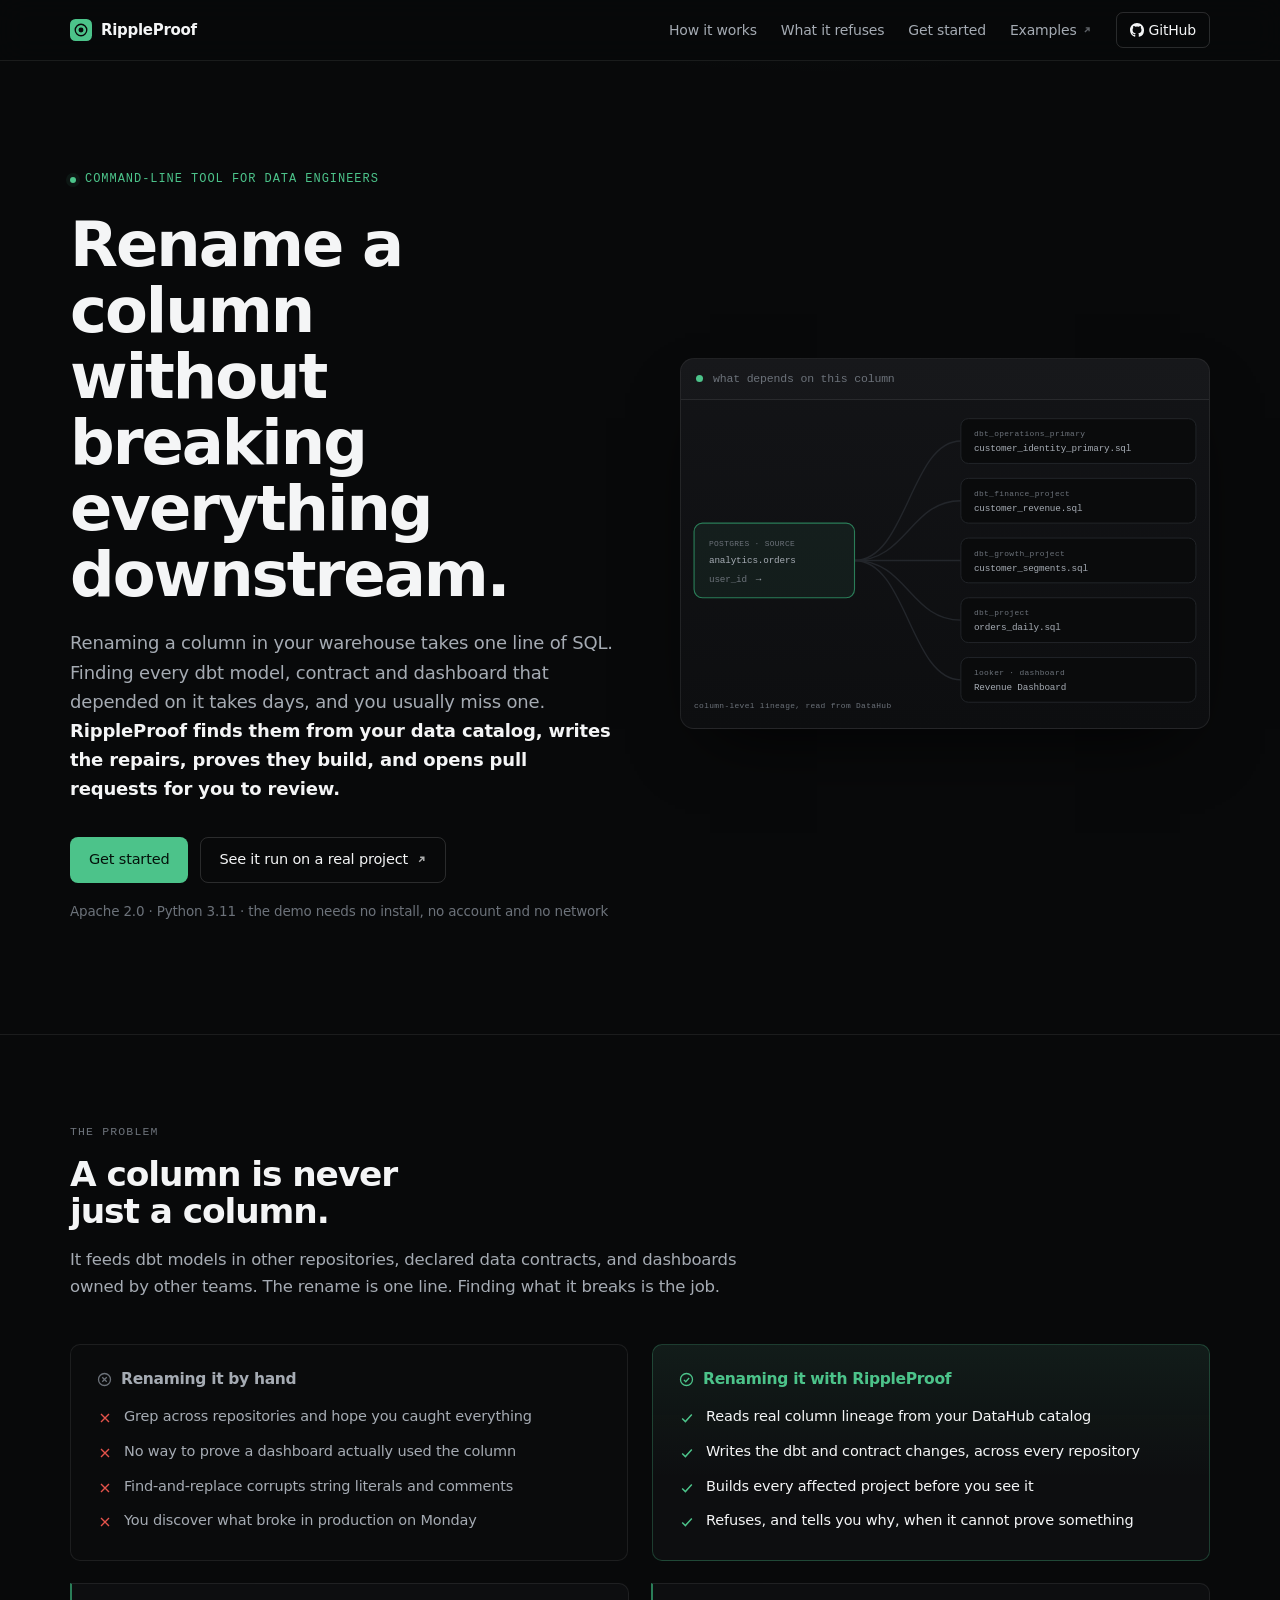
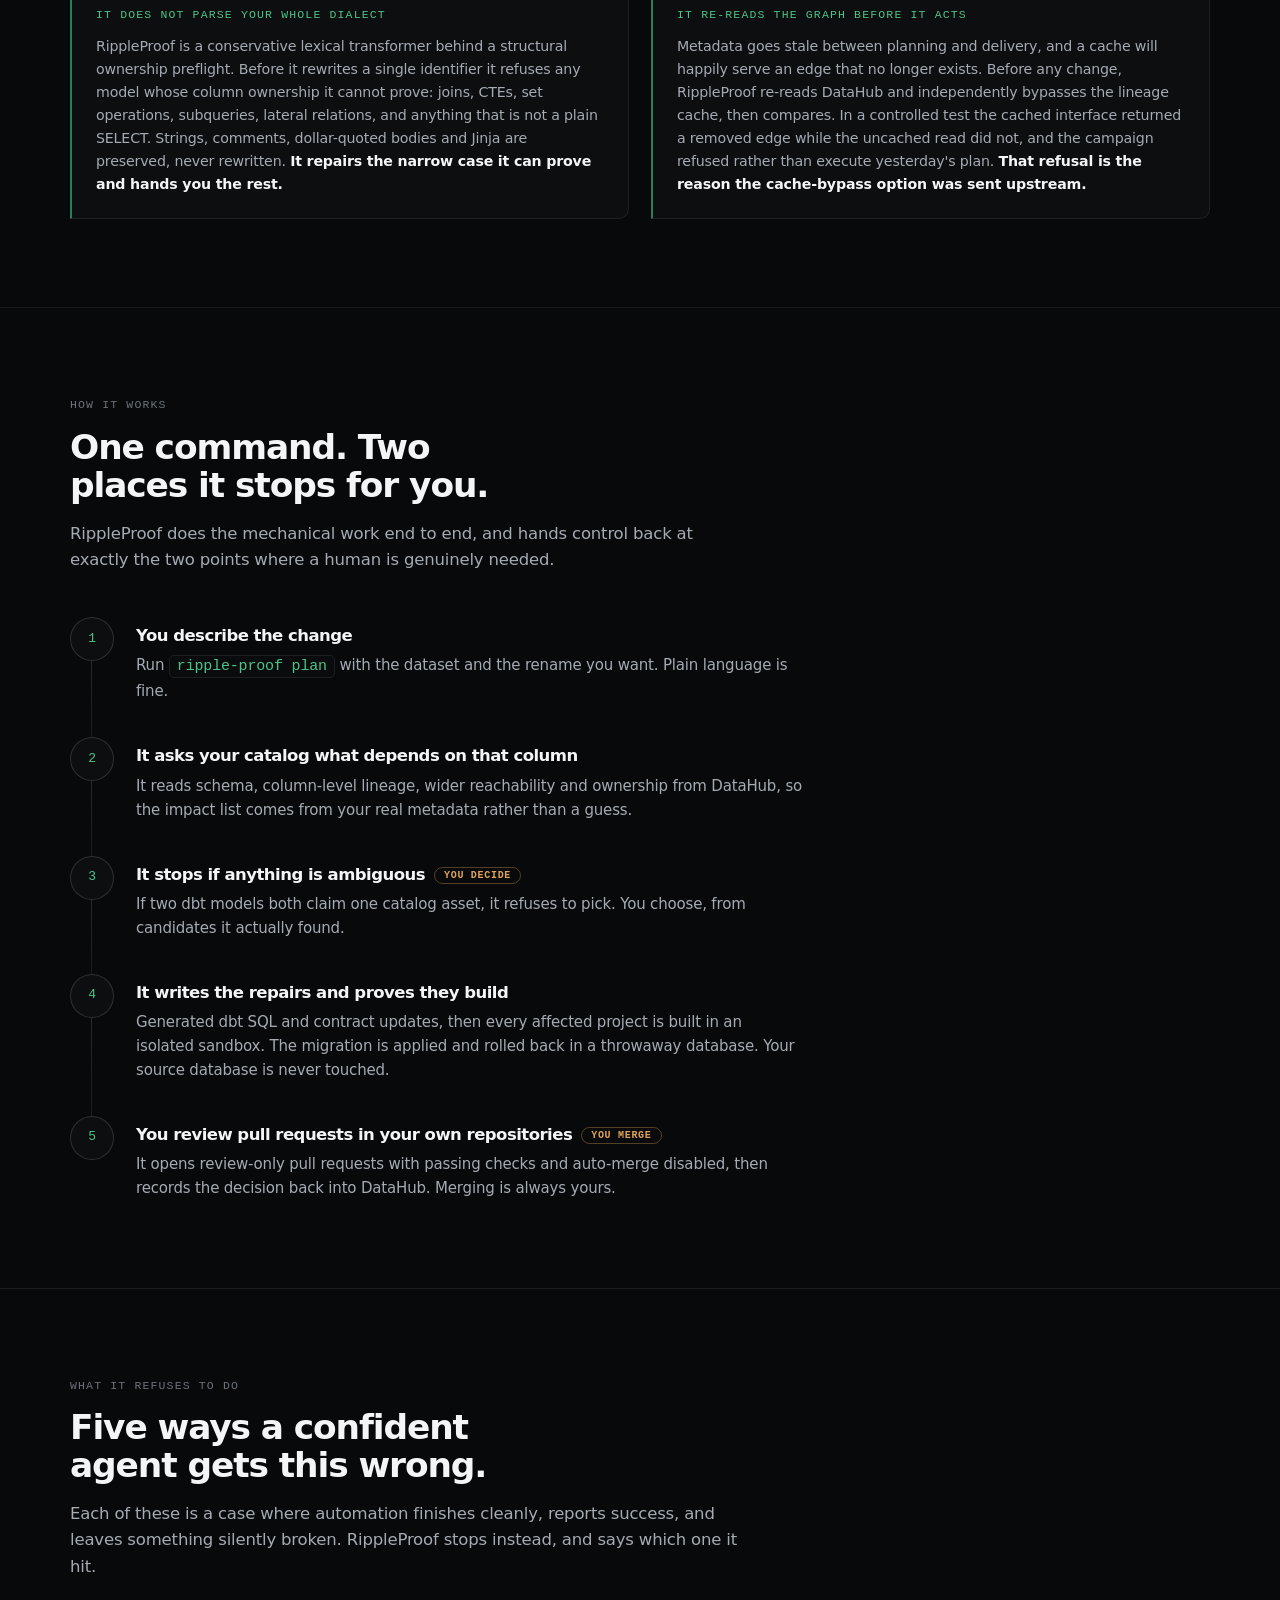
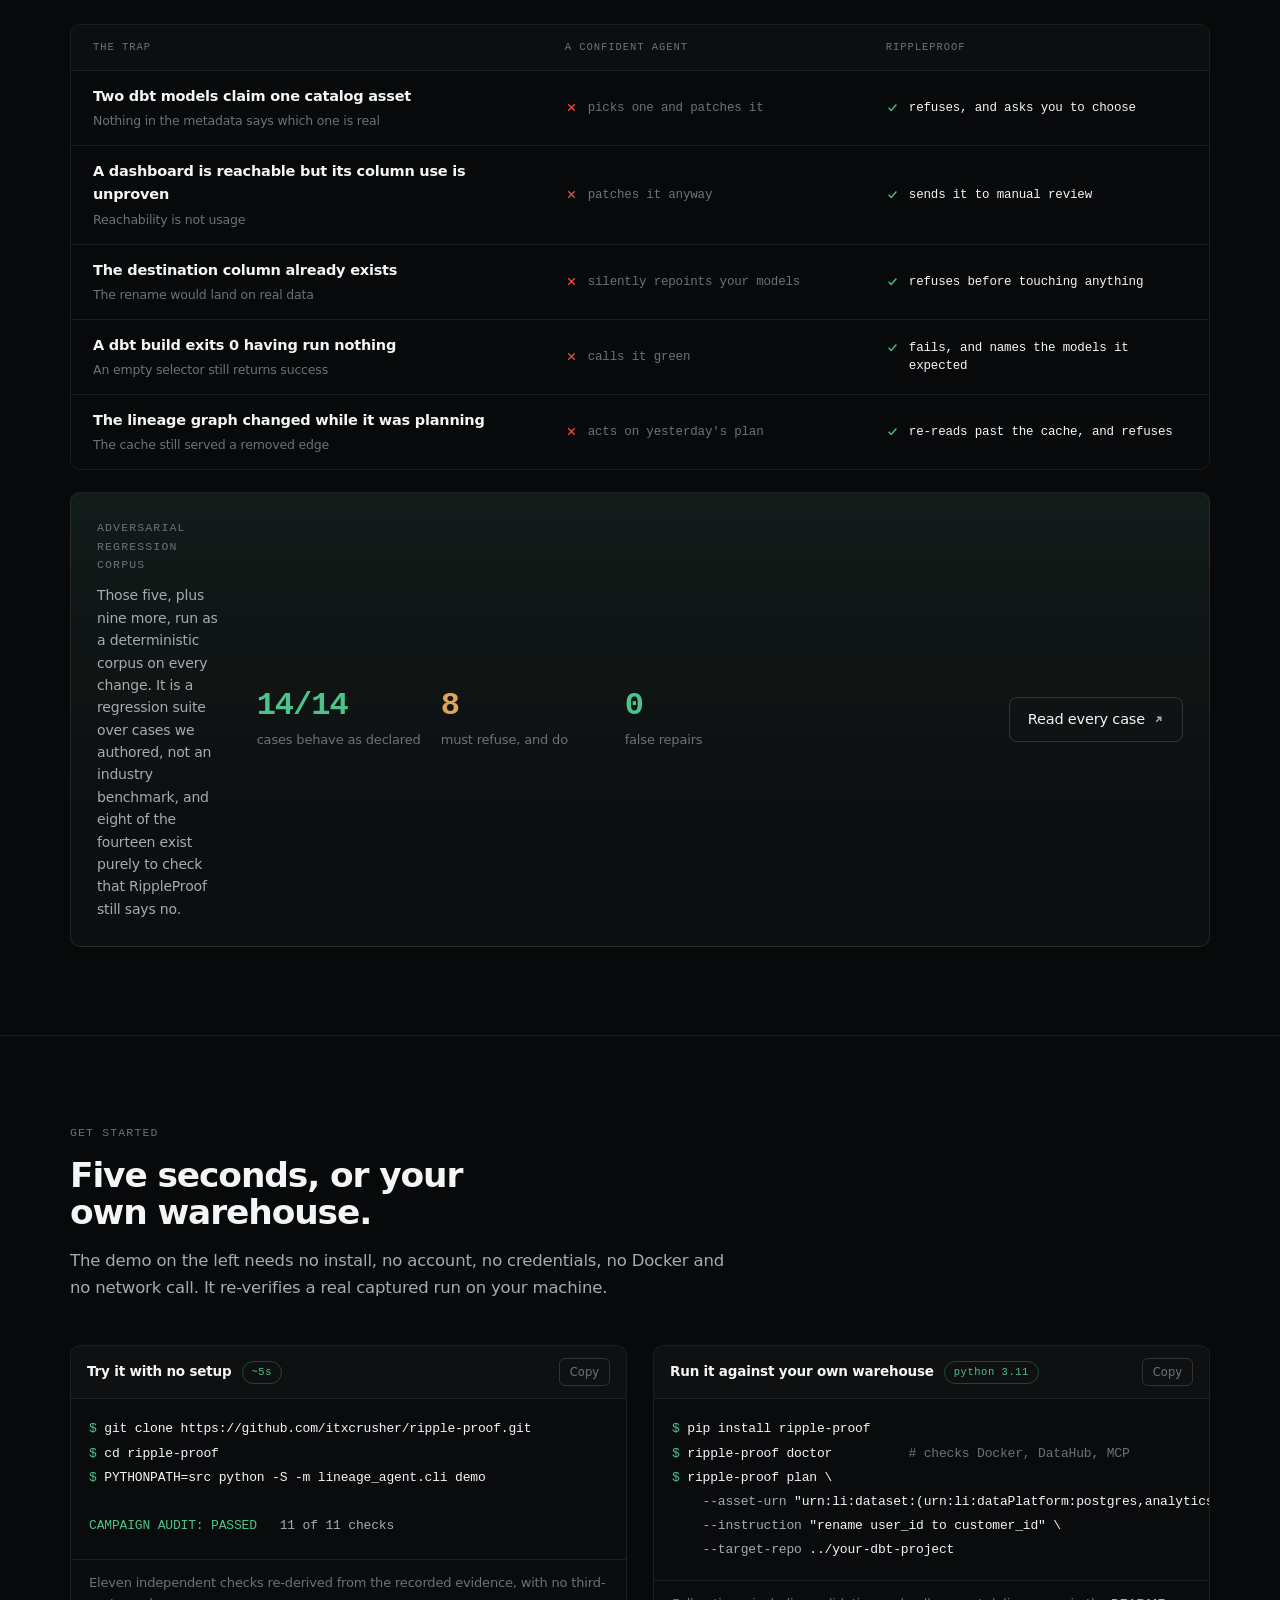
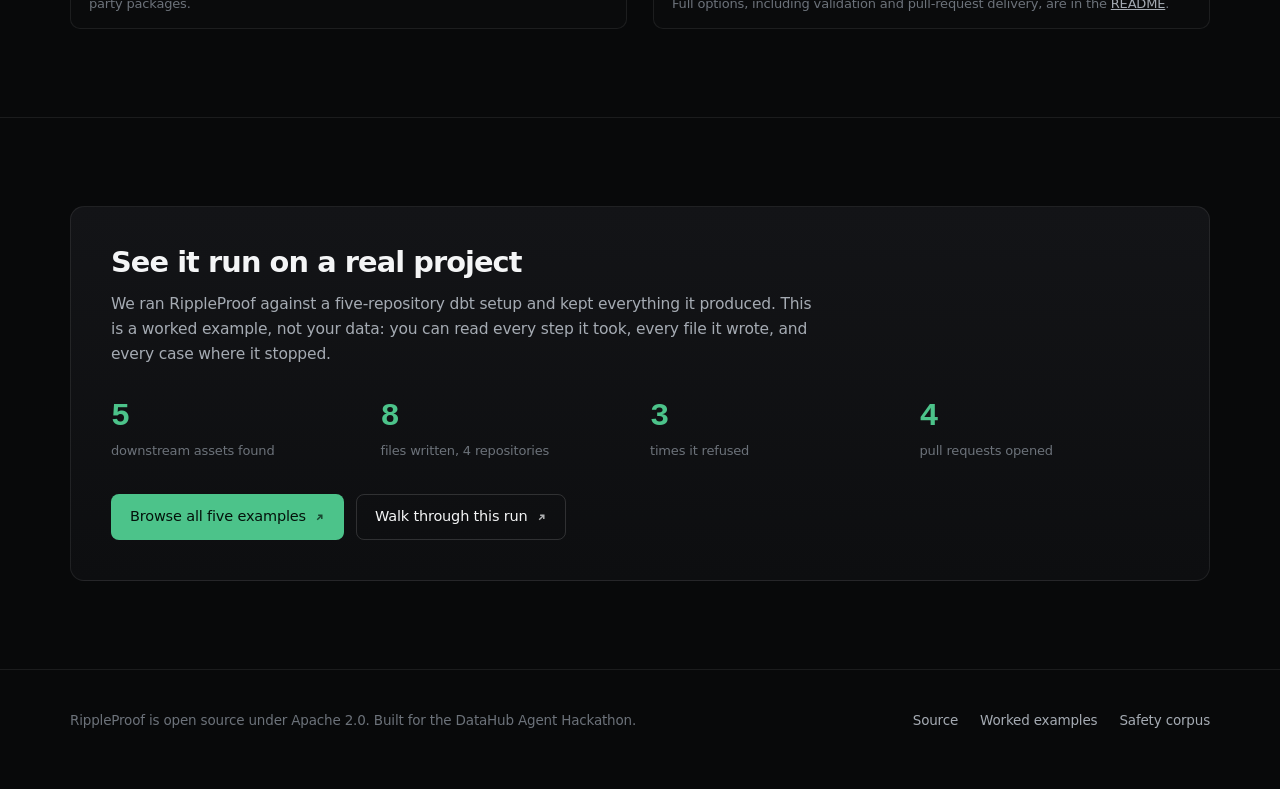
<file: index.html>
<!doctype html>
<html lang="en">
<head>
<meta charset="utf-8">
<meta name="viewport" content="width=device-width, initial-scale=1">
<meta name="color-scheme" content="dark">
<title>RippleProof | Rename a column without breaking everything downstream</title>
<meta name="description" content="RippleProof reads column-level lineage from your DataHub catalog, writes the dbt and contract repairs, proves they build, and opens review-only pull requests. It refuses when it cannot prove something.">
<link rel="canonical" href="https://itxcrusher.github.io/ripple-proof/">
<link rel="icon" href="data:image/svg+xml,<svg xmlns='http://www.w3.org/2000/svg' viewBox='0 0 32 32'><rect width='32' height='32' rx='8' fill='%234cc38a'/><circle cx='16' cy='16' r='4' fill='%2308090a'/><circle cx='16' cy='16' r='9' fill='none' stroke='%2308090a' stroke-width='2'/></svg>">
<link rel="stylesheet" href="assets/site.css">
<style>
/* page-specific only; the design system is assets/site.css */
/* ---------- hero ---------- */
.hero{position:relative;overflow:hidden;border-bottom:1px solid var(--line)}
.hero::before{
  content:"";position:absolute;inset:-30% -10% auto -10%;height:760px;pointer-events:none;
  background:radial-gradient(58% 46% at 62% 8%,rgba(76,195,138,.13),transparent 70%),
             radial-gradient(40% 40% at 10% 0%,rgba(88,120,255,.07),transparent 72%);
}
.hero .wrap{position:relative;display:grid;gap:56px;padding:86px 0 92px;align-items:center}
@media(min-width:1000px){.hero .wrap{grid-template-columns:minmax(0,1fr) minmax(0,530px);gap:64px;padding:104px 0 112px}}
.eyebrow{display:inline-flex;align-items:center;gap:9px;font-family:var(--mono);font-size:12px;letter-spacing:.08em;text-transform:uppercase;color:var(--mint);margin-bottom:22px}
.eyebrow::before{content:"";width:6px;height:6px;border-radius:50%;background:var(--mint);box-shadow:0 0 0 4px var(--mint-wash)}
h1{font-size:clamp(2.5rem,5.6vw,3.9rem)}
.lede{margin-top:22px;font-size:clamp(1rem,1.45vw,1.125rem);line-height:1.62;color:var(--ink-2);max-width:56ch}
.lede b{color:var(--ink);font-variation-settings:"wght" 500}
.cta{display:flex;flex-wrap:wrap;gap:12px;margin-top:34px}
.note{margin-top:18px;font-size:13.5px;color:var(--ink-3)}
.note code{color:var(--ink-2)}

/* ---------- the ripple diagram ---------- */
.viz{border:1px solid var(--line);border-radius:14px;background:linear-gradient(180deg,var(--raised),var(--surface));overflow:hidden;box-shadow:0 30px 70px -30px rgba(0,0,0,.9)}
.viz-bar{display:flex;align-items:center;gap:10px;padding:11px 15px;border-bottom:1px solid var(--line);font-family:var(--mono);font-size:11.5px;color:var(--ink-3);background:rgba(255,255,255,.015)}
.viz-bar .dot{width:7px;height:7px;border-radius:50%;background:var(--mint);flex:none;animation:blip 8s ease-in-out infinite}
.viz-status{margin-left:auto;position:relative;min-width:132px;height:16px}
.viz-status span{position:absolute;right:0;top:0;white-space:nowrap;opacity:0;animation:phase 8s linear infinite}
.viz-status .s1{animation-name:ph1} .viz-status .s2{animation-name:ph2} .viz-status .s3{animation-name:ph3;color:var(--mint)}
.viz svg{display:block;width:100%;height:auto}
@keyframes blip{0%,10%{box-shadow:0 0 0 0 rgba(76,195,138,.6)}18%{box-shadow:0 0 0 7px rgba(76,195,138,0)}100%{box-shadow:0 0 0 0 rgba(76,195,138,0)}}
@keyframes ph1{0%,9%{opacity:1}13%,100%{opacity:0}}
@keyframes ph2{0%,12%{opacity:0}16%,52%{opacity:1}57%,100%{opacity:0}}
@keyframes ph3{0%,56%{opacity:0}61%,94%{opacity:1}99%,100%{opacity:0}}

.edge{fill:none;stroke:#23262b;stroke-width:1.5;stroke-dasharray:1;stroke-dashoffset:0;animation:draw 8s linear infinite}
.e1{animation-delay:0s} .e2{animation-delay:.28s} .e3{animation-delay:.56s} .e4{animation-delay:.84s} .e5{animation-delay:1.12s}
@keyframes draw{
  0%,14%{stroke-dashoffset:1;stroke:#23262b}
  24%,52%{stroke-dashoffset:0;stroke:var(--amber)}
  62%,94%{stroke-dashoffset:0;stroke:var(--mint-deep)}
  99%,100%{stroke-dashoffset:1;stroke:#23262b}
}
.e5{animation-name:draw5}
@keyframes draw5{
  0%,14%{stroke-dashoffset:1;stroke:#23262b}
  24%,94%{stroke-dashoffset:0;stroke:var(--amber)}
  99%,100%{stroke-dashoffset:1;stroke:#23262b}
}
.nbox{fill:var(--sunk);stroke:#23262b;stroke-width:1;animation:nlit 8s linear infinite}
.n1{animation-delay:0s} .n2{animation-delay:.28s} .n3{animation-delay:.56s} .n4{animation-delay:.84s}
@keyframes nlit{
  0%,20%{stroke:#23262b;fill:var(--sunk)}
  28%,52%{stroke:var(--amber);fill:rgba(224,164,88,.06)}
  62%,94%{stroke:var(--mint-deep);fill:rgba(76,195,138,.05)}
  99%,100%{stroke:#23262b;fill:var(--sunk)}
}
.nbox.n5{animation-name:nlit5;animation-delay:1.12s}
@keyframes nlit5{
  0%,20%{stroke:#23262b;fill:var(--sunk)}
  28%,94%{stroke:var(--amber);fill:rgba(224,164,88,.07)}
  99%,100%{stroke:#23262b;fill:var(--sunk)}
}
.ntag{font-family:var(--mono);font-size:8.5px;fill:var(--ink-3);letter-spacing:.04em}
.nname{font-family:var(--mono);font-size:10px;fill:var(--ink-2)}
.verdict{font-family:var(--mono);font-size:8.5px;opacity:0;animation:vshow 8s linear infinite}
.verdict.ok{fill:var(--mint)} .verdict.hold{fill:var(--amber)}
.v1{animation-delay:0s} .v2{animation-delay:.28s} .v3{animation-delay:.56s} .v4{animation-delay:.84s} .v5{animation-delay:1.12s}
@keyframes vshow{0%,58%{opacity:0}64%,94%{opacity:1}99%,100%{opacity:0}}
.src{fill:rgba(76,195,138,.07);stroke:var(--mint-deep);stroke-width:1.2}
.oldcol{font-family:var(--mono);font-size:10px;fill:var(--ink-3);animation:strike 8s linear infinite}
@keyframes strike{0%,7%{fill:var(--ink-2);text-decoration:none}11%,94%{fill:var(--ink-3);text-decoration:line-through}99%,100%{fill:var(--ink-2);text-decoration:none}}
.newcol{font-family:var(--mono);font-size:10px;fill:var(--mint);opacity:0;animation:reveal 8s linear infinite}
@keyframes reveal{0%,8%{opacity:0}13%,94%{opacity:1}99%,100%{opacity:0}}
.ring{fill:none;stroke:var(--mint);opacity:0;animation:ripple 8s linear infinite}
.r2{animation-delay:.34s} .r3{animation-delay:.68s}
@keyframes ripple{0%,9%{r:20px;opacity:.55}22%{r:76px;opacity:0}100%{r:76px;opacity:0}}
@media(prefers-reduced-motion:reduce){
  .edge,.nbox,.verdict,.oldcol,.newcol,.ring,.viz-status span,.viz-bar .dot{animation:none!important}
  .edge{stroke-dashoffset:0;stroke:var(--mint-deep)} .e5{stroke:var(--amber)}
  .nbox{stroke:var(--mint-deep);fill:rgba(76,195,138,.05)} .nbox.n5{stroke:var(--amber);fill:rgba(224,164,88,.07)}
  .verdict{opacity:1} .newcol{opacity:1} .oldcol{fill:var(--ink-3);text-decoration:line-through}
  .viz-status .s3{opacity:1}
  .btn:hover{transform:none}
}

/* ---------- generic section ---------- */
section{padding:88px 0;border-bottom:1px solid var(--line)}
@media(max-width:700px){section{padding:64px 0}}
.head{margin-bottom:44px}
h2{font-size:clamp(1.65rem,3.1vw,2.15rem);max-width:22ch;text-wrap:balance}
.head p{margin-top:16px;color:var(--ink-2);font-size:16.5px;max-width:64ch}

/* ---------- problem split ---------- */
.split{display:grid;gap:20px}
@media(min-width:880px){.split{grid-template-columns:1fr 1fr;gap:24px}}
.col{border:1px solid var(--line);border-radius:var(--r);padding:26px 26px 28px;position:relative}
.col.bad{background:var(--sunk)}
.col.good{background:linear-gradient(180deg,var(--mint-wash),transparent 62%),var(--surface);border-color:rgba(76,195,138,.26)}
.col h3{font-size:15.5px;letter-spacing:-.02em;display:flex;align-items:center;gap:9px;margin-bottom:18px}
.col.bad h3{color:var(--ink-2)} .col.good h3{color:var(--mint)}
.col ul{list-style:none;margin:0;padding:0;display:grid;gap:13px}
.col li{display:grid;grid-template-columns:16px 1fr;gap:11px;font-size:14.5px;line-height:1.5;color:var(--ink-2)}
.col.good li{color:var(--ink)}
.col li svg{margin-top:4px}

/* ---------- steps ---------- */
.steps{position:relative;display:grid;gap:0;counter-reset:s}
.step{position:relative;display:grid;grid-template-columns:44px 1fr;gap:22px;padding:0 0 34px}
.step:last-child{padding-bottom:0}
.step::before{content:"";position:absolute;left:21px;top:36px;bottom:-2px;width:1px;background:linear-gradient(180deg,var(--line-2),var(--line))}
.step:last-child::before{display:none}
.num{width:44px;height:44px;border-radius:50%;border:1px solid var(--line-2);background:var(--surface);display:grid;place-items:center;font-family:var(--mono);font-size:13px;color:var(--mint);position:relative;z-index:1}
.step h3{font-size:16.5px;margin-bottom:8px;padding-top:10px}
.step p{color:var(--ink-2);font-size:15px;max-width:70ch}
.step code{background:var(--sunk);border:1px solid var(--line);border-radius:5px;padding:2px 7px;color:var(--mint)}
.human{display:inline-block;margin-left:9px;font-family:var(--mono);font-size:10px;letter-spacing:.07em;text-transform:uppercase;color:var(--amber);border:1px solid rgba(224,164,88,.35);border-radius:20px;padding:2px 9px;vertical-align:middle}

/* ---------- refusals ---------- */
.refuse{display:grid;gap:12px}
.rf{display:grid;grid-template-columns:auto 1fr;gap:18px;align-items:start;border:1px solid var(--line);border-left:2px solid var(--amber);border-radius:0 var(--r) var(--r) 0;background:linear-gradient(90deg,var(--amber-wash),transparent 44%);padding:18px 22px}
.rf-x{font-family:var(--mono);font-size:11px;color:var(--amber);padding-top:2px;letter-spacing:.06em}
.rf b{display:block;font-size:15.5px;font-variation-settings:"wght" 540;letter-spacing:-.018em;margin-bottom:5px}
.rf span{color:var(--ink-2);font-size:14.5px;line-height:1.5}
@media(max-width:640px){.rf{grid-template-columns:1fr;gap:8px}}

/* ---------- the trap comparison ---------- */
.trap-table{border:1px solid var(--line);border-radius:var(--r);overflow:hidden}
.trap-head,.trap{display:grid;grid-template-columns:minmax(0,1.5fr) minmax(0,1fr) minmax(0,1fr);gap:20px;
  padding:14px 22px;align-items:center}
.trap-head{background:rgba(255,255,255,.02);border-bottom:1px solid var(--line);
  font-family:var(--mono);font-size:10.5px;letter-spacing:.09em;text-transform:uppercase;color:var(--ink-3)}
.trap{border-bottom:1px solid var(--line);font-size:14px}
.trap:last-child{border-bottom:0}
.trap b{display:block;font-variation-settings:"wght" 540;letter-spacing:-.015em;font-size:14.5px}
.trap em{display:block;font-style:normal;color:var(--ink-3);font-size:12.5px;margin-top:3px}
.trap .bad,.trap .good{font-family:var(--mono);font-size:12.5px;line-height:1.45;
  display:grid;grid-template-columns:14px 1fr;gap:9px;align-items:start}
.trap .bad svg,.trap .good svg{margin-top:2px}
.trap .bad{color:var(--ink-3)}
.trap .good{color:var(--ink)}
@media(max-width:820px){
  .trap-head{display:none}
  .trap{grid-template-columns:1fr;gap:8px;padding:18px 20px}
  .trap .bad,.trap .good{font-size:13px}
}

/* ---------- corpus strip ---------- */
.corpus{margin-top:22px;border:1px solid var(--line);border-radius:var(--r);
  background:linear-gradient(180deg,var(--mint-wash),transparent 70%),var(--surface);
  padding:26px;display:grid;gap:24px}
@media(min-width:900px){.corpus{grid-template-columns:minmax(0,1.4fr) auto auto;align-items:center;gap:36px}}
.corpus p{color:var(--ink-2);font-size:14px;max-width:60ch}
.corpus .kicker{margin-bottom:10px}

/* ---------- guarantees under the comparison ---------- */
.guards{display:grid;gap:20px;margin-top:22px}
@media(min-width:880px){.guards{grid-template-columns:1fr 1fr;gap:22px}}
.guard{border:1px solid var(--line);border-left:2px solid var(--mint-deep);
  border-radius:0 var(--r) var(--r) 0;padding:22px 24px;background:var(--surface)}
.guard .kicker{color:var(--mint);margin-bottom:11px}
.guard p{color:var(--ink-2);font-size:14.2px;line-height:1.62}
.guard b{color:var(--ink);font-variation-settings:"wght" 520}

/* ---------- code blocks ---------- */
.get{display:grid;gap:24px}
@media(min-width:920px){.get{grid-template-columns:1fr 1fr;gap:26px}}
.pane{border:1px solid var(--line);border-radius:var(--r);background:var(--sunk);overflow:hidden;display:flex;flex-direction:column}
.pane-h{display:flex;align-items:center;gap:10px;padding:12px 16px;border-bottom:1px solid var(--line);background:rgba(255,255,255,.02)}
.pane-h b{font-size:13.5px;font-variation-settings:"wght" 540}
.pane-h em{font-style:normal;font-family:var(--mono);font-size:10.5px;color:var(--mint);border:1px solid rgba(76,195,138,.3);border-radius:20px;padding:2px 9px;letter-spacing:.05em}
.copy{margin-left:auto;background:none;border:1px solid var(--line-2);color:var(--ink-3);border-radius:6px;font:inherit;font-size:11.5px;padding:4px 10px;cursor:pointer;transition:color .18s,border-color .18s}
.copy:hover{color:var(--ink);border-color:var(--ink-3)}
.pane pre{margin:0;padding:18px;overflow-x:auto;font-size:13px;line-height:1.85;color:var(--ink)}
.pane pre .p{color:var(--mint);-webkit-user-select:none;user-select:none}
.pane pre .c{color:var(--ink-3)}
.pane pre .o{color:var(--ink-2)}
.pane pre .ok{color:var(--mint)}
.pane .foot{margin-top:auto;padding:13px 18px;border-top:1px solid var(--line);font-size:13px;color:var(--ink-3)}
.pane .foot a{color:var(--ink-2)}

/* ---------- run banner ---------- */
.section-last{border-bottom:none}
.cta-tight{margin-top:0}
.run{border:1px solid var(--line);border-radius:14px;background:linear-gradient(180deg,var(--raised),var(--surface));padding:40px}
@media(max-width:700px){.run{padding:28px 22px}}
.run h2{font-size:clamp(1.4rem,2.6vw,1.8rem)}
.run > p{margin-top:14px;color:var(--ink-2);max-width:72ch;font-size:15.5px}
.stats{display:grid;grid-template-columns:repeat(2,1fr);gap:26px 20px;margin:34px 0}
@media(min-width:760px){.stats{grid-template-columns:repeat(4,1fr)}}
.stat b{display:block;font-family:var(--mono);font-size:2rem;font-variation-settings:"wght" 500;color:var(--mint);line-height:1;letter-spacing:-.03em}
.stat span{display:block;margin-top:9px;font-size:13px;color:var(--ink-3);line-height:1.45}

/* ---------- footer ---------- */
footer .sep{margin-left:auto;display:flex;gap:22px}
@media(max-width:640px){footer .sep{margin-left:0;width:100%}}
</style>
</head>
<body>
<a class="skip" href="#main">Skip to content</a>

<header class="nav">
  <div class="wrap">
    <a class="brand" href="index.html">
      <svg class="mark" viewBox="0 0 32 32" aria-hidden="true"><rect width="32" height="32" rx="8" fill="#4cc38a"/><circle cx="16" cy="16" r="3.6" fill="#08090a"/><circle cx="16" cy="16" r="8.4" fill="none" stroke="#08090a" stroke-width="1.9"/></svg>
      RippleProof
    </a>
    <nav aria-label="Primary">
      <a href="#how" class="jump hide-xs">How it works</a>
      <a href="#refuses" class="jump hide-sm">What it refuses</a>
      <a href="#start" class="jump">Get started</a>
      <a href="examples/index.html" class="away hide-sm" target="_blank" rel="noopener">Examples<svg width="10" height="10" viewBox="0 0 12 12" fill="none" stroke="currentColor" stroke-width="1.6" aria-hidden="true"><path d="M3.5 8.5l5-5M4.5 3.5h4v4"/></svg></a>
      <a class="gh" href="https://github.com/itxcrusher/ripple-proof" target="_blank" rel="noopener">
        <svg width="14" height="14" viewBox="0 0 16 16" fill="currentColor" aria-hidden="true"><path d="M8 0C3.58 0 0 3.58 0 8a8 8 0 005.47 7.59c.4.07.55-.17.55-.38l-.01-1.49C3.81 14.18 3.35 13 3.35 13c-.36-.92-.88-1.16-.88-1.16-.72-.49.05-.48.05-.48.8.06 1.22.82 1.22.82.71 1.21 1.87.86 2.33.66.07-.52.28-.87.5-1.07-1.78-.2-3.64-.89-3.64-3.95 0-.87.31-1.59.82-2.15-.08-.2-.36-1.02.08-2.12 0 0 .67-.21 2.2.82a7.6 7.6 0 014 0c1.53-1.03 2.2-.82 2.2-.82.44 1.1.16 1.92.08 2.12.51.56.82 1.28.82 2.15 0 3.07-1.87 3.75-3.65 3.95.29.25.54.73.54 1.48l-.01 2.2c0 .21.15.46.55.38A8 8 0 0016 8c0-4.42-3.58-8-8-8z"/></svg>
        GitHub
      </a>
    </nav>
  </div>
</header>

<main id="main">

<div class="hero">
  <div class="wrap">
    <div>
      <div class="eyebrow">Command-line tool for data engineers</div>
      <h1>Rename a column<br>without breaking<br>everything downstream.</h1>
      <p class="lede">Renaming a column in your warehouse takes one line of SQL. Finding every dbt model, contract and dashboard that depended on it takes days, and you usually miss one. <b>RippleProof finds them from your data catalog, writes the repairs, proves they build, and opens pull requests for you to review.</b></p>
      <div class="cta">
        <a class="btn btn-primary" href="#start">Get started</a>
        <a class="btn btn-ghost" href="examples/index.html" target="_blank" rel="noopener">See it run on a real project<svg width="11" height="11" viewBox="0 0 12 12" fill="none" stroke="currentColor" stroke-width="1.6" aria-hidden="true"><path d="M3.5 8.5l5-5M4.5 3.5h4v4"/></svg></a>
      </div>
      <p class="note">Apache 2.0 &middot; Python 3.11 &middot; the demo needs no install, no account and no network</p>
    </div>

    <div class="viz">
      <div class="viz-bar">
        <span class="dot" aria-hidden="true"></span>
        <span>what depends on this column</span>
        <span class="viz-status" aria-hidden="true">
          <span class="s1">reading lineage&hellip;</span>
          <span class="s2">5 assets affected</span>
          <span class="s3">4 repaired &middot; 1 refused</span>
        </span>
      </div>
      <svg viewBox="0 0 566 352" role="img" aria-label="A lineage graph. One Postgres column, user_id renamed to customer_id, ripples out to five downstream assets: four dbt models that RippleProof repaired, and one Looker dashboard it refused to touch because column usage is unproven.">
        <defs>
          <linearGradient id="srcg" x1="0" y1="0" x2="0" y2="1">
            <stop offset="0" stop-color="rgba(76,195,138,.12)"/><stop offset="1" stop-color="rgba(76,195,138,.03)"/>
          </linearGradient>
        </defs>

        <path class="edge e1" pathLength="1" d="M186 172 C242 172 246 44 300 44"/>
        <path class="edge e2" pathLength="1" d="M186 172 C242 172 246 108 300 108"/>
        <path class="edge e3" pathLength="1" d="M186 172 C244 172 246 172 300 172"/>
        <path class="edge e4" pathLength="1" d="M186 172 C242 172 246 236 300 236"/>
        <path class="edge e5" pathLength="1" d="M186 172 C242 172 246 300 300 300"/>

        <circle class="ring r1" cx="186" cy="172" r="20"/>
        <circle class="ring r2" cx="186" cy="172" r="20"/>
        <circle class="ring r3" cx="186" cy="172" r="20"/>

        <rect class="src" x="14" y="132" width="172" height="80" rx="9" fill="url(#srcg)"/>
        <text class="ntag" x="30" y="156">POSTGRES &middot; SOURCE</text>
        <text class="nname" x="30" y="175" fill="#f4f5f6">analytics.orders</text>
        <text class="oldcol" x="30" y="195">user_id</text>
        <text class="nname" x="80" y="195" fill="#6c727a">&#8594;</text>
        <text class="newcol" x="96" y="195">customer_id</text>

        <text class="ntag" x="14" y="330">column-level lineage, read from DataHub</text>

        <rect class="nbox n1" x="300" y="20" width="252" height="48" rx="8"/>
        <text class="ntag" x="314" y="39">dbt_operations_primary</text>
        <text class="nname" x="314" y="55">customer_identity_primary.sql</text>
        <text class="verdict ok v1" x="538" y="39" text-anchor="end">PATCHED</text>

        <rect class="nbox n2" x="300" y="84" width="252" height="48" rx="8"/>
        <text class="ntag" x="314" y="103">dbt_finance_project</text>
        <text class="nname" x="314" y="119">customer_revenue.sql</text>
        <text class="verdict ok v2" x="538" y="103" text-anchor="end">PATCHED</text>

        <rect class="nbox n3" x="300" y="148" width="252" height="48" rx="8"/>
        <text class="ntag" x="314" y="167">dbt_growth_project</text>
        <text class="nname" x="314" y="183">customer_segments.sql</text>
        <text class="verdict ok v3" x="538" y="167" text-anchor="end">PATCHED</text>

        <rect class="nbox n4" x="300" y="212" width="252" height="48" rx="8"/>
        <text class="ntag" x="314" y="231">dbt_project</text>
        <text class="nname" x="314" y="247">orders_daily.sql</text>
        <text class="verdict ok v4" x="538" y="231" text-anchor="end">PATCHED</text>

        <rect class="nbox n5" x="300" y="276" width="252" height="48" rx="8"/>
        <text class="ntag" x="314" y="295">looker &middot; dashboard</text>
        <text class="nname" x="314" y="311">Revenue Dashboard</text>
        <text class="verdict hold v5" x="538" y="295" text-anchor="end">REFUSED</text>
      </svg>
    </div>
  </div>
</div>

<section id="problem">
  <div class="wrap">
    <div class="head">
      <div class="kicker">The problem</div>
      <h2>A column is never just a column.</h2>
      <p>It feeds dbt models in other repositories, declared data contracts, and dashboards owned by other teams. The rename is one line. Finding what it breaks is the job.</p>
    </div>
    <div class="split">
      <div class="col bad">
        <h3>
          <svg width="15" height="15" viewBox="0 0 20 20" fill="none" stroke="#6c727a" stroke-width="1.7" aria-hidden="true"><circle cx="10" cy="10" r="8"/><path d="M7 7l6 6M13 7l-6 6"/></svg>
          Renaming it by hand
        </h3>
        <ul>
          <li><svg width="16" height="16" viewBox="0 0 20 20" fill="none" stroke="#e5534b" stroke-width="1.7" aria-hidden="true"><path d="M5 5l10 10M15 5L5 15"/></svg><span>Grep across repositories and hope you caught everything</span></li>
          <li><svg width="16" height="16" viewBox="0 0 20 20" fill="none" stroke="#e5534b" stroke-width="1.7" aria-hidden="true"><path d="M5 5l10 10M15 5L5 15"/></svg><span>No way to prove a dashboard actually used the column</span></li>
          <li><svg width="16" height="16" viewBox="0 0 20 20" fill="none" stroke="#e5534b" stroke-width="1.7" aria-hidden="true"><path d="M5 5l10 10M15 5L5 15"/></svg><span>Find-and-replace corrupts string literals and comments</span></li>
          <li><svg width="16" height="16" viewBox="0 0 20 20" fill="none" stroke="#e5534b" stroke-width="1.7" aria-hidden="true"><path d="M5 5l10 10M15 5L5 15"/></svg><span>You discover what broke in production on Monday</span></li>
        </ul>
      </div>
      <div class="col good">
        <h3>
          <svg width="15" height="15" viewBox="0 0 20 20" fill="none" stroke="#4cc38a" stroke-width="1.7" aria-hidden="true"><circle cx="10" cy="10" r="8"/><path d="M6.5 10.5l2.5 2.5 4.5-5"/></svg>
          Renaming it with RippleProof
        </h3>
        <ul>
          <li><svg width="16" height="16" viewBox="0 0 20 20" fill="none" stroke="#4cc38a" stroke-width="1.8" aria-hidden="true"><path d="M4 10.5l4 4 8-9"/></svg><span>Reads real column lineage from your DataHub catalog</span></li>
          <li><svg width="16" height="16" viewBox="0 0 20 20" fill="none" stroke="#4cc38a" stroke-width="1.8" aria-hidden="true"><path d="M4 10.5l4 4 8-9"/></svg><span>Writes the dbt and contract changes, across every repository</span></li>
          <li><svg width="16" height="16" viewBox="0 0 20 20" fill="none" stroke="#4cc38a" stroke-width="1.8" aria-hidden="true"><path d="M4 10.5l4 4 8-9"/></svg><span>Builds every affected project before you see it</span></li>
          <li><svg width="16" height="16" viewBox="0 0 20 20" fill="none" stroke="#4cc38a" stroke-width="1.8" aria-hidden="true"><path d="M4 10.5l4 4 8-9"/></svg><span>Refuses, and tells you why, when it cannot prove something</span></li>
        </ul>
      </div>
    </div>

    <div class="guards">
      <div class="guard">
        <div class="kicker">It does not parse your whole dialect</div>
        <p>RippleProof is a conservative lexical transformer behind a structural ownership preflight. Before it rewrites a single identifier it refuses any model whose column ownership it cannot prove: joins, CTEs, set operations, subqueries, lateral relations, and anything that is not a plain SELECT. Strings, comments, dollar-quoted bodies and Jinja are preserved, never rewritten. <b>It repairs the narrow case it can prove and hands you the rest.</b></p>
      </div>
      <div class="guard">
        <div class="kicker">It re-reads the graph before it acts</div>
        <p>Metadata goes stale between planning and delivery, and a cache will happily serve an edge that no longer exists. Before any change, RippleProof re-reads DataHub and independently bypasses the lineage cache, then compares. In a controlled test the cached interface returned a removed edge while the uncached read did not, and the campaign refused rather than execute yesterday's plan. <b>That refusal is the reason the cache-bypass option was sent upstream.</b></p>
      </div>
    </div>
  </div>
</section>

<section id="how">
  <div class="wrap">
    <div class="head">
      <div class="kicker">How it works</div>
      <h2>One command. Two places it stops for you.</h2>
      <p>RippleProof does the mechanical work end to end, and hands control back at exactly the two points where a human is genuinely needed.</p>
    </div>
    <div class="steps">
      <div class="step">
        <div class="num">1</div>
        <div>
          <h3>You describe the change</h3>
          <p>Run <code>ripple-proof plan</code> with the dataset and the rename you want. Plain language is fine.</p>
        </div>
      </div>
      <div class="step">
        <div class="num">2</div>
        <div>
          <h3>It asks your catalog what depends on that column</h3>
          <p>It reads schema, column-level lineage, wider reachability and ownership from DataHub, so the impact list comes from your real metadata rather than a guess.</p>
        </div>
      </div>
      <div class="step">
        <div class="num">3</div>
        <div>
          <h3>It stops if anything is ambiguous<span class="human">you decide</span></h3>
          <p>If two dbt models both claim one catalog asset, it refuses to pick. You choose, from candidates it actually found.</p>
        </div>
      </div>
      <div class="step">
        <div class="num">4</div>
        <div>
          <h3>It writes the repairs and proves they build</h3>
          <p>Generated dbt SQL and contract updates, then every affected project is built in an isolated sandbox. The migration is applied and rolled back in a throwaway database. Your source database is never touched.</p>
        </div>
      </div>
      <div class="step">
        <div class="num">5</div>
        <div>
          <h3>You review pull requests in your own repositories<span class="human">you merge</span></h3>
          <p>It opens review-only pull requests with passing checks and auto-merge disabled, then records the decision back into DataHub. Merging is always yours.</p>
        </div>
      </div>
    </div>
  </div>
</section>

<section id="refuses">
  <div class="wrap">
    <div class="head">
      <div class="kicker">What it refuses to do</div>
      <h2>Five ways a confident agent gets this wrong.</h2>
      <p>Each of these is a case where automation finishes cleanly, reports success, and leaves something silently broken. RippleProof stops instead, and says which one it hit.</p>
    </div>

    <div class="trap-table" role="table" aria-label="How a confident agent and RippleProof handle five unsafe cases">
      <div class="trap-head" role="row">
        <span role="columnheader">The trap</span>
        <span role="columnheader">A confident agent</span>
        <span role="columnheader">RippleProof</span>
      </div>
      <div class="trap" role="row">
        <span role="cell"><b>Two dbt models claim one catalog asset</b><em>Nothing in the metadata says which one is real</em></span>
        <span role="cell" class="bad"><svg width="13" height="13" viewBox="0 0 20 20" fill="none" stroke="#e5534b" stroke-width="2" aria-hidden="true"><path d="M5 5l10 10M15 5L5 15"/></svg><span>picks one and patches it</span></span>
        <span role="cell" class="good"><svg width="13" height="13" viewBox="0 0 20 20" fill="none" stroke="#4cc38a" stroke-width="2.1" aria-hidden="true"><path d="M4 10.5l4 4 8-9"/></svg><span>refuses, and asks you to choose</span></span>
      </div>
      <div class="trap" role="row">
        <span role="cell"><b>A dashboard is reachable but its column use is unproven</b><em>Reachability is not usage</em></span>
        <span role="cell" class="bad"><svg width="13" height="13" viewBox="0 0 20 20" fill="none" stroke="#e5534b" stroke-width="2" aria-hidden="true"><path d="M5 5l10 10M15 5L5 15"/></svg><span>patches it anyway</span></span>
        <span role="cell" class="good"><svg width="13" height="13" viewBox="0 0 20 20" fill="none" stroke="#4cc38a" stroke-width="2.1" aria-hidden="true"><path d="M4 10.5l4 4 8-9"/></svg><span>sends it to manual review</span></span>
      </div>
      <div class="trap" role="row">
        <span role="cell"><b>The destination column already exists</b><em>The rename would land on real data</em></span>
        <span role="cell" class="bad"><svg width="13" height="13" viewBox="0 0 20 20" fill="none" stroke="#e5534b" stroke-width="2" aria-hidden="true"><path d="M5 5l10 10M15 5L5 15"/></svg><span>silently repoints your models</span></span>
        <span role="cell" class="good"><svg width="13" height="13" viewBox="0 0 20 20" fill="none" stroke="#4cc38a" stroke-width="2.1" aria-hidden="true"><path d="M4 10.5l4 4 8-9"/></svg><span>refuses before touching anything</span></span>
      </div>
      <div class="trap" role="row">
        <span role="cell"><b>A dbt build exits 0 having run nothing</b><em>An empty selector still returns success</em></span>
        <span role="cell" class="bad"><svg width="13" height="13" viewBox="0 0 20 20" fill="none" stroke="#e5534b" stroke-width="2" aria-hidden="true"><path d="M5 5l10 10M15 5L5 15"/></svg><span>calls it green</span></span>
        <span role="cell" class="good"><svg width="13" height="13" viewBox="0 0 20 20" fill="none" stroke="#4cc38a" stroke-width="2.1" aria-hidden="true"><path d="M4 10.5l4 4 8-9"/></svg><span>fails, and names the models it expected</span></span>
      </div>
      <div class="trap" role="row">
        <span role="cell"><b>The lineage graph changed while it was planning</b><em>The cache still served a removed edge</em></span>
        <span role="cell" class="bad"><svg width="13" height="13" viewBox="0 0 20 20" fill="none" stroke="#e5534b" stroke-width="2" aria-hidden="true"><path d="M5 5l10 10M15 5L5 15"/></svg><span>acts on yesterday's plan</span></span>
        <span role="cell" class="good"><svg width="13" height="13" viewBox="0 0 20 20" fill="none" stroke="#4cc38a" stroke-width="2.1" aria-hidden="true"><path d="M4 10.5l4 4 8-9"/></svg><span>re-reads past the cache, and refuses</span></span>
      </div>
    </div>

    <div class="corpus">
      <div>
        <div class="kicker">Adversarial regression corpus</div>
        <p>Those five, plus nine more, run as a deterministic corpus on every change. It is a regression suite over cases we authored, not an industry benchmark, and eight of the fourteen exist purely to check that RippleProof still says no.</p>
      </div>
      <div class="stats">
        <div class="stat"><b class="ok">14/14</b><span>cases behave as declared</span></div>
        <div class="stat"><b class="hold">8</b><span>must refuse, and do</span></div>
        <div class="stat"><b class="ok">0</b><span>false repairs</span></div>
      </div>
      <div class="cta cta-tight">
        <a class="btn btn-ghost" href="examples/evaluation/report.html" target="_blank" rel="noopener">Read every case<svg width="11" height="11" viewBox="0 0 12 12" fill="none" stroke="currentColor" stroke-width="1.6" aria-hidden="true"><path d="M3.5 8.5l5-5M4.5 3.5h4v4"/></svg></a>
      </div>
    </div>
  </div>
</section>

<section id="start">
  <div class="wrap">
    <div class="head">
      <div class="kicker">Get started</div>
      <h2>Five seconds, or your own warehouse.</h2>
      <p>The demo on the left needs no install, no account, no credentials, no Docker and no network call. It re-verifies a real captured run on your machine.</p>
    </div>
    <div class="get">
      <div class="pane">
        <div class="pane-h"><b>Try it with no setup</b><em>~5s</em><button class="copy" type="button" data-copy="git clone https://github.com/itxcrusher/ripple-proof.git&#10;cd ripple-proof&#10;PYTHONPATH=src python -S -m lineage_agent.cli demo">Copy</button></div>
<pre><span class="p">$</span> git clone https://github.com/itxcrusher/ripple-proof.git
<span class="p">$</span> cd ripple-proof
<span class="p">$</span> PYTHONPATH=src python -S -m lineage_agent.cli demo

<span class="ok">CAMPAIGN AUDIT: PASSED</span>   <span class="o">11 of 11 checks</span></pre>
        <p class="foot">Eleven independent checks re-derived from the recorded evidence, with no third-party packages.</p>
      </div>
      <div class="pane">
        <div class="pane-h"><b>Run it against your own warehouse</b><em>python 3.11</em><button class="copy" type="button" data-copy="pip install ripple-proof&#10;ripple-proof doctor&#10;ripple-proof plan --asset-urn &quot;urn:li:dataset:(urn:li:dataPlatform:postgres,analytics.orders,PROD)&quot; --instruction &quot;rename user_id to customer_id&quot; --target-repo ../your-dbt-project">Copy</button></div>
<pre><span class="p">$</span> pip install ripple-proof
<span class="p">$</span> ripple-proof doctor          <span class="c"># checks Docker, DataHub, MCP</span>
<span class="p">$</span> ripple-proof plan \
    <span class="o">--asset-urn</span> "urn:li:dataset:(urn:li:dataPlatform:postgres,analytics.orders,PROD)" \
    <span class="o">--instruction</span> "rename user_id to customer_id" \
    <span class="o">--target-repo</span> ../your-dbt-project</pre>
        <p class="foot">Full options, including validation and pull-request delivery, are in the <a href="https://github.com/itxcrusher/ripple-proof#readme" target="_blank" rel="noopener">README</a>.</p>
      </div>
    </div>
  </div>
</section>

<section id="run" class="section-last">
  <div class="wrap">
    <div class="run">
      <h2>See it run on a real project</h2>
      <p>We ran RippleProof against a five-repository dbt setup and kept everything it produced. This is a worked example, not your data: you can read every step it took, every file it wrote, and every case where it stopped.</p>
      <div class="stats">
        <div class="stat"><b>5</b><span>downstream assets found</span></div>
        <div class="stat"><b>8</b><span>files written, 4 repositories</span></div>
        <div class="stat"><b>3</b><span>times it refused</span></div>
        <div class="stat"><b>4</b><span>pull requests opened</span></div>
      </div>
      <div class="cta cta-tight">
        <a class="btn btn-primary" href="examples/index.html" target="_blank" rel="noopener">Browse all five examples<svg width="11" height="11" viewBox="0 0 12 12" fill="none" stroke="currentColor" stroke-width="1.6" aria-hidden="true"><path d="M3.5 8.5l5-5M4.5 3.5h4v4"/></svg></a>
        <a class="btn btn-ghost" href="examples/run.html" target="_blank" rel="noopener">Walk through this run<svg width="11" height="11" viewBox="0 0 12 12" fill="none" stroke="currentColor" stroke-width="1.6" aria-hidden="true"><path d="M3.5 8.5l5-5M4.5 3.5h4v4"/></svg></a>
      </div>
    </div>
  </div>
</section>

</main>

<footer>
  <div class="wrap">
    <span>RippleProof is open source under Apache 2.0. Built for the DataHub Agent Hackathon.</span>
    <span class="sep">
      <a href="https://github.com/itxcrusher/ripple-proof" target="_blank" rel="noopener">Source</a>
      <a href="examples/index.html" target="_blank" rel="noopener">Worked examples</a>
      <a href="https://github.com/itxcrusher/ripple-proof/tree/main/corpus" target="_blank" rel="noopener">Safety corpus</a>
    </span>
  </div>
</footer>

<script>
document.querySelectorAll(".copy").forEach(function (b) {
  b.addEventListener("click", function () {
    navigator.clipboard.writeText(b.dataset.copy).then(function () {
      var old = b.textContent; b.textContent = "Copied";
      setTimeout(function () { b.textContent = old; }, 1600);
    });
  });
});
</script>
</body>
</html>
</file>
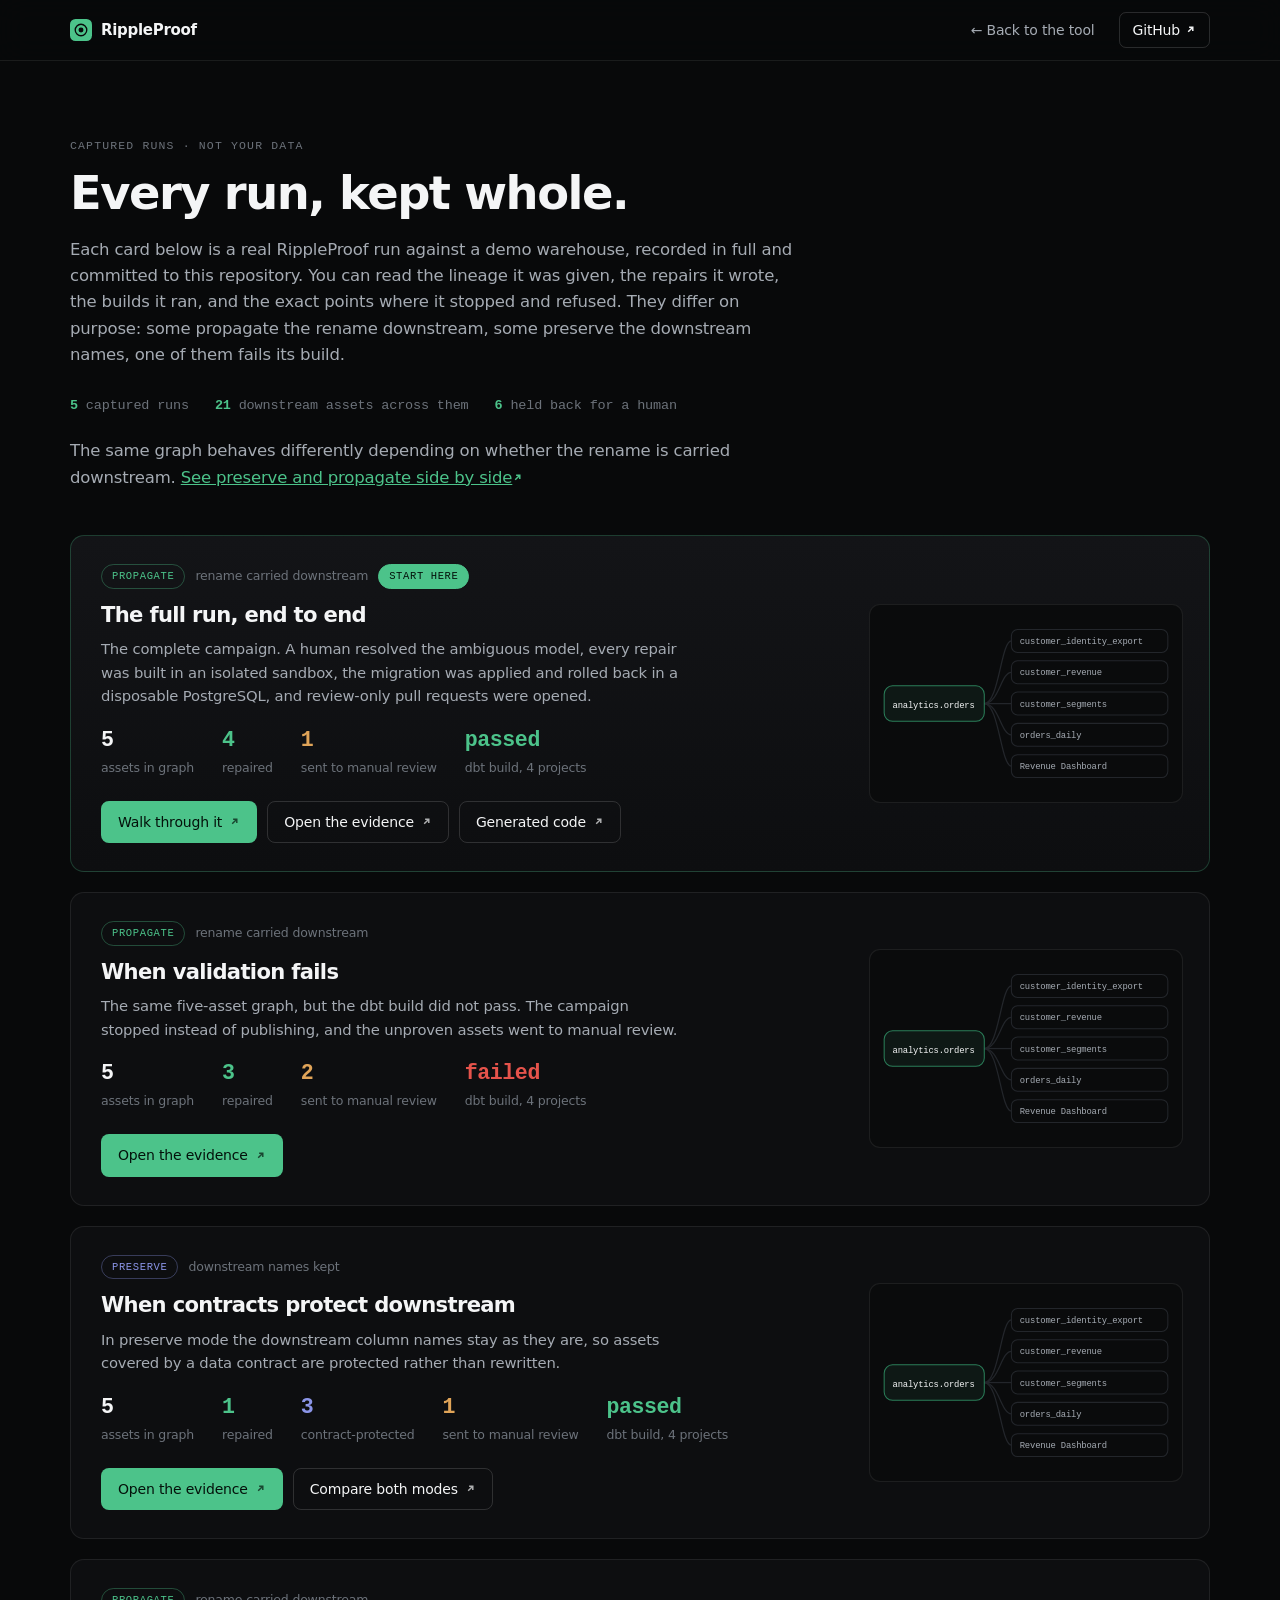
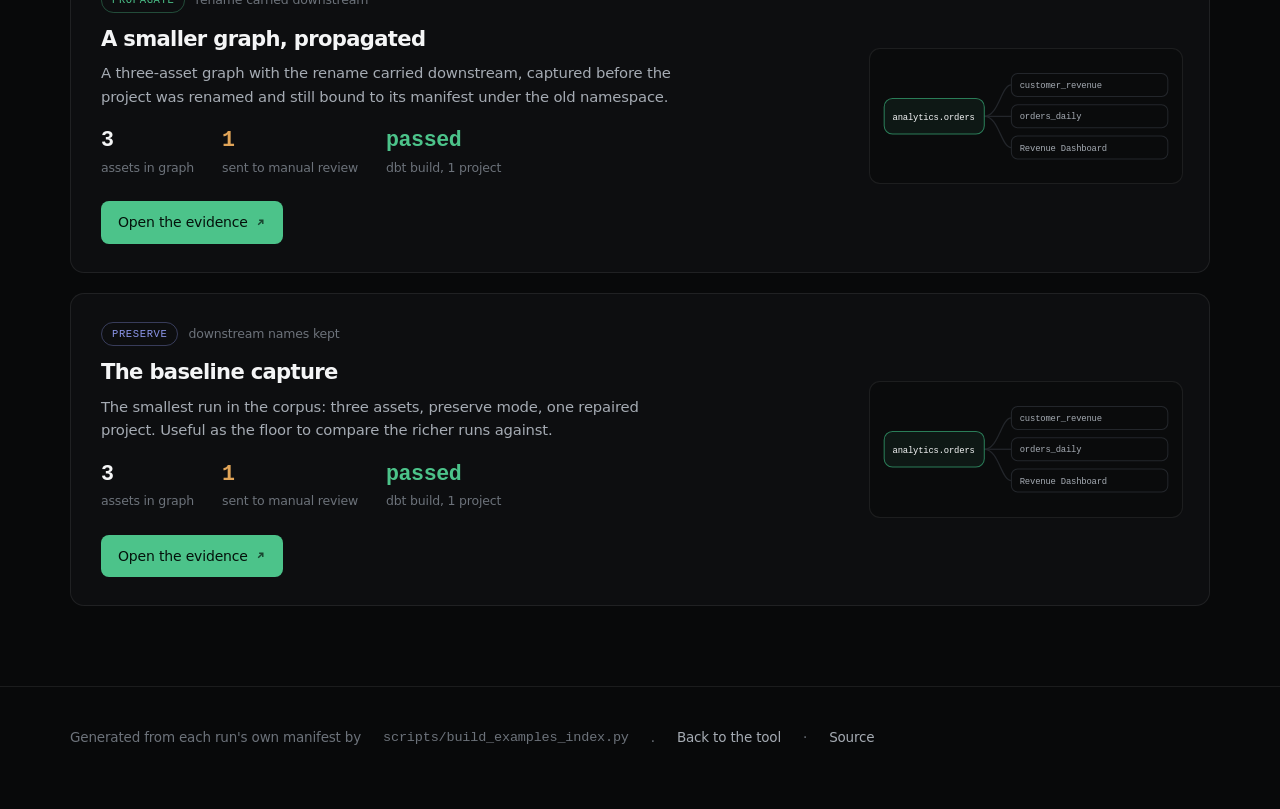
<file: examples/index.html>
<!doctype html>
<html lang="en">
<head>
<meta charset="utf-8">
<meta name="viewport" content="width=device-width, initial-scale=1">
<meta name="color-scheme" content="dark">
<title>RippleProof | Captured runs</title>
<meta name="description" content="Every RippleProof run in this repository, kept whole: the lineage it read, the repairs it wrote, the builds it ran, and the cases where it refused.">
<link rel="canonical" href="https://itxcrusher.github.io/ripple-proof/examples/">
<link rel="stylesheet" href="../assets/site.css">
<link rel="icon" href="data:image/svg+xml,<svg xmlns='http://www.w3.org/2000/svg' viewBox='0 0 32 32'><rect width='32' height='32' rx='8' fill='%234cc38a'/><circle cx='16' cy='16' r='4' fill='%2308090a'/><circle cx='16' cy='16' r='9' fill='none' stroke='%2308090a' stroke-width='2'/></svg>">
<style>
/* page-specific only; the design system is assets/site.css */
.head{padding:76px 0 44px}
.kicker{font-family:var(--mono);font-size:11.5px;letter-spacing:.1em;text-transform:uppercase;
  color:var(--ink-3);margin-bottom:14px}
h1{font-size:clamp(2rem,4vw,2.9rem);max-width:20ch;text-wrap:balance}
.head p{margin-top:18px;color:var(--ink-2);max-width:70ch;font-size:16.5px}
.head .rollup{margin-top:26px;display:flex;flex-wrap:wrap;gap:10px 26px;font-size:13.5px;
  color:var(--ink-3);font-family:var(--mono)}
.head .rollup b{color:var(--mint);font-variation-settings:"wght" 500}

.grid{display:grid;gap:20px;padding-bottom:80px}
.card{border:1px solid var(--line);border-radius:14px;background:var(--surface);
  display:grid;overflow:hidden;transition:border-color .2s ease,transform .2s cubic-bezier(.16,1,.3,1)}
.card:hover{border-color:var(--line-2);transform:translateY(-2px)}
@media(min-width:900px){.card{grid-template-columns:minmax(0,1fr) 340px;align-items:center}}
.card.feat{background:linear-gradient(180deg,var(--raised),var(--surface));
  border-color:rgba(76,195,138,.26)}
.card-body{padding:28px 30px}
.card-viz{padding:24px 26px 24px 0;display:flex;justify-content:center;align-items:center}
.card-viz > *{width:100%;border:1px solid var(--line);border-radius:11px;padding:12px 10px;
  background:var(--sunk)}
@media(max-width:899px){.card-viz{padding:0 26px 26px}}
.card-meta{display:flex;flex-wrap:wrap;align-items:center;gap:10px;margin-bottom:14px}
.pill{font-family:var(--mono);font-size:10.5px;letter-spacing:.06em;text-transform:uppercase;
  border-radius:20px;padding:3px 10px;border:1px solid var(--line-2);color:var(--ink-2)}
.pill-propagate{color:var(--mint);border-color:rgba(76,195,138,.34)}
.pill-preserve{color:var(--indigo);border-color:rgba(139,149,232,.34)}
.pill-feat{color:#04120b;background:var(--mint);border-color:var(--mint)}
.meta-note{font-size:12.5px;color:var(--ink-3)}
.card h2{font-size:1.32rem}
.card p{margin-top:11px;color:var(--ink-2);font-size:14.8px;max-width:62ch}
.stats{display:flex;flex-wrap:wrap;gap:20px 28px;margin:22px 0 24px}
.stat b{display:block;font-family:var(--mono);font-size:1.35rem;font-variation-settings:"wght" 500;
  line-height:1;letter-spacing:-.02em;color:var(--ink)}
.stat b.ok{color:var(--mint)} .stat b.hold{color:var(--amber)}
.stat b.held{color:var(--indigo)} .stat b.bad{color:var(--red)}
.stat span{display:block;margin-top:7px;font-size:12.5px;color:var(--ink-3)}
.cta{display:flex;flex-wrap:wrap;gap:10px}
.btn{display:inline-flex;align-items:center;gap:7px;padding:9px 16px;border-radius:8px;
  font-size:14px;font-variation-settings:"wght" 540;text-decoration:none;border:1px solid transparent;
  transition:background .18s ease,border-color .18s ease}
.btn-primary{background:var(--mint);color:#04120b}
.btn-primary:hover{background:#5ed69a}
.btn-ghost{border-color:var(--line-2);color:var(--ink)}
.btn-ghost:hover{border-color:var(--ink-3);background:rgba(255,255,255,.03)}
.btn svg{opacity:.7}

/* the per-card ripple, same language as the landing page hero */
.mini{display:block;width:100%;height:auto}
.msrc{fill:rgba(76,195,138,.07);stroke:var(--mint-deep);stroke-width:1}
.mtxt{font-family:var(--mono);font-size:8.5px;fill:var(--ink-2)}
.msrc-t{fill:var(--ink)}
.me{fill:none;stroke:#23262b;stroke-width:1.2;stroke-dasharray:1;stroke-dashoffset:0;
  animation:mdraw 6s linear infinite;animation-delay:var(--d)}
@keyframes mdraw{
  0%,12%{stroke-dashoffset:1;stroke:#23262b}
  26%,88%{stroke-dashoffset:0;stroke:var(--mint-deep)}
  97%,100%{stroke-dashoffset:1;stroke:#23262b}
}
.me-hold{animation-name:mdraw-hold} .me-held{animation-name:mdraw-held}
@keyframes mdraw-hold{
  0%,12%{stroke-dashoffset:1;stroke:#23262b}
  26%,88%{stroke-dashoffset:0;stroke:var(--amber)}
  97%,100%{stroke-dashoffset:1;stroke:#23262b}
}
@keyframes mdraw-held{
  0%,12%{stroke-dashoffset:1;stroke:#23262b}
  26%,88%{stroke-dashoffset:0;stroke:var(--indigo)}
  97%,100%{stroke-dashoffset:1;stroke:#23262b}
}
.mn{fill:var(--sunk);stroke:#23262b;stroke-width:1;animation:mlit 6s linear infinite;
  animation-delay:var(--d)}
@keyframes mlit{
  0%,18%{stroke:#23262b;fill:var(--sunk)}
  30%,88%{stroke:var(--mint-deep);fill:rgba(76,195,138,.05)}
  97%,100%{stroke:#23262b;fill:var(--sunk)}
}
.mn-hold{animation-name:mlit-hold} .mn-held{animation-name:mlit-held} .mn-idle{animation-name:mlit-idle}
@keyframes mlit-hold{
  0%,18%{stroke:#23262b;fill:var(--sunk)}
  30%,88%{stroke:var(--amber);fill:rgba(224,164,88,.07)}
  97%,100%{stroke:#23262b;fill:var(--sunk)}
}
@keyframes mlit-held{
  0%,18%{stroke:#23262b;fill:var(--sunk)}
  30%,88%{stroke:var(--indigo);fill:rgba(139,149,232,.06)}
  97%,100%{stroke:#23262b;fill:var(--sunk)}
}
@keyframes mlit-idle{
  0%,18%{stroke:#23262b;fill:var(--sunk)}
  30%,88%{stroke:var(--line-2);fill:rgba(255,255,255,.03)}
  97%,100%{stroke:#23262b;fill:var(--sunk)}
}
@media(prefers-reduced-motion:reduce){
  .me,.mn{animation:none!important;stroke-dashoffset:0}
  .me{stroke:var(--mint-deep)} .me-hold{stroke:var(--amber)} .me-held{stroke:var(--indigo)}
  .mn{stroke:var(--mint-deep);fill:rgba(76,195,138,.05)}
  .mn-hold{stroke:var(--amber);fill:rgba(224,164,88,.07)}
  .mn-held{stroke:var(--indigo);fill:rgba(139,149,232,.06)}
  .card:hover{transform:none}
}

footer{padding:40px 0 60px;border-top:1px solid var(--line);color:var(--ink-3);font-size:13.5px}
footer a{color:var(--ink-2);text-decoration:none}
footer a:hover{color:var(--ink);text-decoration:underline}
</style>
</head>
<body>
<a class="skip" href="#main">Skip to content</a>

<header class="nav">
  <div class="wrap">
    <a class="brand" href="../index.html">
      <svg class="mark" viewBox="0 0 32 32" aria-hidden="true"><rect width="32" height="32" rx="8" fill="#4cc38a"/><circle cx="16" cy="16" r="3.6" fill="#08090a"/><circle cx="16" cy="16" r="8.4" fill="none" stroke="#08090a" stroke-width="1.9"/></svg>
      RippleProof
    </a>
    <nav aria-label="Primary">
      <a href="../index.html">&larr; Back to the tool</a>
      <a class="gh hide-sm" href="https://github.com/itxcrusher/ripple-proof" target="_blank" rel="noopener">GitHub<svg width="11" height="11" viewBox="0 0 12 12" fill="none" stroke="currentColor" stroke-width="1.6" aria-hidden="true"><path d="M3.5 8.5l5-5M4.5 3.5h4v4"/></svg></a>
    </nav>
  </div>
</header>

<main id="main">
  <div class="wrap head">
    <div class="kicker">Captured runs &middot; not your data</div>
    <h1>Every run, kept whole.</h1>
    <p>Each card below is a real RippleProof run against a demo warehouse, recorded in full and committed to this repository. You can read the lineage it was given, the repairs it wrote, the builds it ran, and the exact points where it stopped and refused. They differ on purpose: some propagate the rename downstream, some preserve the downstream names, one of them fails its build.</p>
    <div class="rollup">
      <span><b>5</b> captured runs</span>
      <span><b>21</b> downstream assets across them</span>
      <span><b>6</b> held back for a human</span>
    </div>
    <p class="note" style="margin-top:22px">The same graph behaves differently depending on whether the
      rename is carried downstream. <a href="richer-graph-review.html" target="_blank" rel="noopener"
      style="color:var(--mint)">See preserve and propagate side by side<svg width="11" height="11" viewBox="0 0 12 12" fill="none" stroke="currentColor" stroke-width="1.6" aria-hidden="true"><path d="M3.5 8.5l5-5M4.5 3.5h4v4"/></svg></a></p>
  </div>

  <div class="wrap grid">
      <article class="card feat">
        <div class="card-body">
          <div class="card-meta">
            <span class="pill pill-propagate">propagate</span>
            <span class="meta-note">rename carried downstream</span>
            <span class="pill pill-feat">start here</span>
          </div>
          <h2>The full run, end to end</h2>
          <p>The complete campaign. A human resolved the ambiguous model, every repair was built in an isolated sandbox, the migration was applied and rolled back in a disposable PostgreSQL, and review-only pull requests were opened.</p>
          <div class="stats"><div class="stat"><b class="">5</b><span>assets in graph</span></div><div class="stat"><b class="ok">4</b><span>repaired</span></div><div class="stat"><b class="hold">1</b><span>sent to manual review</span></div><div class="stat"><b class="ok">passed</b><span>dbt build, 4 projects</span></div></div>
          <div class="cta"><a class="btn btn-primary" href="run.html" target="_blank" rel="noopener">Walk through it<svg width="11" height="11" viewBox="0 0 12 12" fill="none" stroke="currentColor" stroke-width="1.6" aria-hidden="true"><path d="M3.5 8.5l5-5M4.5 3.5h4v4"/></svg></a><a class="btn btn-ghost" href="generated-ripple-proof-resolved/campaign.html" target="_blank" rel="noopener">Open the evidence<svg width="11" height="11" viewBox="0 0 12 12" fill="none" stroke="currentColor" stroke-width="1.6" aria-hidden="true"><path d="M3.5 8.5l5-5M4.5 3.5h4v4"/></svg></a><a class="btn btn-ghost" href="workspace.html" target="_blank" rel="noopener">Generated code<svg width="11" height="11" viewBox="0 0 12 12" fill="none" stroke="currentColor" stroke-width="1.6" aria-hidden="true"><path d="M3.5 8.5l5-5M4.5 3.5h4v4"/></svg></a></div>
        </div>
        <div class="card-viz"><svg class="mini" viewBox="0 0 280 166" role="img" aria-label="Lineage for the generated-ripple-proof-resolved run: analytics.orders fanning out to 5 downstream assets (1 manual-review, 4 patched, 1 source-change)."><path class="me me-ok" pathLength="1" style="--d:0.00s" d="M100 83 C114 83 116 23 126 23"/><path class="me me-ok" pathLength="1" style="--d:0.11s" d="M100 83 C114 83 116 53 126 53"/><path class="me me-ok" pathLength="1" style="--d:0.22s" d="M100 83 C114 83 116 83 126 83"/><path class="me me-ok" pathLength="1" style="--d:0.33s" d="M100 83 C114 83 116 113 126 113"/><path class="me me-hold" pathLength="1" style="--d:0.44s" d="M100 83 C114 83 116 143 126 143"/><rect class="msrc" x="4" y="66" width="96" height="34" rx="8"/><text class="mtxt msrc-t" x="12" y="87">analytics.orders</text><rect class="mn mn-ok" x="126" y="12" width="150" height="22" rx="6" style="--d:0.00s"/><text class="mtxt" x="134" y="26">customer_identity_export</text><rect class="mn mn-ok" x="126" y="42" width="150" height="22" rx="6" style="--d:0.11s"/><text class="mtxt" x="134" y="56">customer_revenue</text><rect class="mn mn-ok" x="126" y="72" width="150" height="22" rx="6" style="--d:0.22s"/><text class="mtxt" x="134" y="86">customer_segments</text><rect class="mn mn-ok" x="126" y="102" width="150" height="22" rx="6" style="--d:0.33s"/><text class="mtxt" x="134" y="116">orders_daily</text><rect class="mn mn-hold" x="126" y="132" width="150" height="22" rx="6" style="--d:0.44s"/><text class="mtxt" x="134" y="146">Revenue Dashboard</text></svg></div>
      </article>
      <article class="card">
        <div class="card-body">
          <div class="card-meta">
            <span class="pill pill-propagate">propagate</span>
            <span class="meta-note">rename carried downstream</span>
          </div>
          <h2>When validation fails</h2>
          <p>The same five-asset graph, but the dbt build did not pass. The campaign stopped instead of publishing, and the unproven assets went to manual review.</p>
          <div class="stats"><div class="stat"><b class="">5</b><span>assets in graph</span></div><div class="stat"><b class="ok">3</b><span>repaired</span></div><div class="stat"><b class="hold">2</b><span>sent to manual review</span></div><div class="stat"><b class="bad">failed</b><span>dbt build, 4 projects</span></div></div>
          <div class="cta"><a class="btn btn-primary" href="generated-rich-propagate/campaign.html" target="_blank" rel="noopener">Open the evidence<svg width="11" height="11" viewBox="0 0 12 12" fill="none" stroke="currentColor" stroke-width="1.6" aria-hidden="true"><path d="M3.5 8.5l5-5M4.5 3.5h4v4"/></svg></a></div>
        </div>
        <div class="card-viz"><svg class="mini" viewBox="0 0 280 166" role="img" aria-label="Lineage for the generated-rich-propagate run: analytics.orders fanning out to 5 downstream assets (2 manual-review, 3 patched, 1 source-change)."><path class="me me-hold" pathLength="1" style="--d:0.00s" d="M100 83 C114 83 116 23 126 23"/><path class="me me-ok" pathLength="1" style="--d:0.11s" d="M100 83 C114 83 116 53 126 53"/><path class="me me-ok" pathLength="1" style="--d:0.22s" d="M100 83 C114 83 116 83 126 83"/><path class="me me-ok" pathLength="1" style="--d:0.33s" d="M100 83 C114 83 116 113 126 113"/><path class="me me-hold" pathLength="1" style="--d:0.44s" d="M100 83 C114 83 116 143 126 143"/><rect class="msrc" x="4" y="66" width="96" height="34" rx="8"/><text class="mtxt msrc-t" x="12" y="87">analytics.orders</text><rect class="mn mn-hold" x="126" y="12" width="150" height="22" rx="6" style="--d:0.00s"/><text class="mtxt" x="134" y="26">customer_identity_export</text><rect class="mn mn-ok" x="126" y="42" width="150" height="22" rx="6" style="--d:0.11s"/><text class="mtxt" x="134" y="56">customer_revenue</text><rect class="mn mn-ok" x="126" y="72" width="150" height="22" rx="6" style="--d:0.22s"/><text class="mtxt" x="134" y="86">customer_segments</text><rect class="mn mn-ok" x="126" y="102" width="150" height="22" rx="6" style="--d:0.33s"/><text class="mtxt" x="134" y="116">orders_daily</text><rect class="mn mn-hold" x="126" y="132" width="150" height="22" rx="6" style="--d:0.44s"/><text class="mtxt" x="134" y="146">Revenue Dashboard</text></svg></div>
      </article>
      <article class="card">
        <div class="card-body">
          <div class="card-meta">
            <span class="pill pill-preserve">preserve</span>
            <span class="meta-note">downstream names kept</span>
          </div>
          <h2>When contracts protect downstream</h2>
          <p>In preserve mode the downstream column names stay as they are, so assets covered by a data contract are protected rather than rewritten.</p>
          <div class="stats"><div class="stat"><b class="">5</b><span>assets in graph</span></div><div class="stat"><b class="ok">1</b><span>repaired</span></div><div class="stat"><b class="held">3</b><span>contract-protected</span></div><div class="stat"><b class="hold">1</b><span>sent to manual review</span></div><div class="stat"><b class="ok">passed</b><span>dbt build, 4 projects</span></div></div>
          <div class="cta"><a class="btn btn-primary" href="generated-rich-preserve/campaign.html" target="_blank" rel="noopener">Open the evidence<svg width="11" height="11" viewBox="0 0 12 12" fill="none" stroke="currentColor" stroke-width="1.6" aria-hidden="true"><path d="M3.5 8.5l5-5M4.5 3.5h4v4"/></svg></a><a class="btn btn-ghost" href="richer-graph-review.html" target="_blank" rel="noopener">Compare both modes<svg width="11" height="11" viewBox="0 0 12 12" fill="none" stroke="currentColor" stroke-width="1.6" aria-hidden="true"><path d="M3.5 8.5l5-5M4.5 3.5h4v4"/></svg></a></div>
        </div>
        <div class="card-viz"><svg class="mini" viewBox="0 0 280 166" role="img" aria-label="Lineage for the generated-rich-preserve run: analytics.orders fanning out to 5 downstream assets (1 manual-review, 1 patched, 3 protected, 1 source-change)."><path class="me me-held" pathLength="1" style="--d:0.00s" d="M100 83 C114 83 116 23 126 23"/><path class="me me-held" pathLength="1" style="--d:0.11s" d="M100 83 C114 83 116 53 126 53"/><path class="me me-held" pathLength="1" style="--d:0.22s" d="M100 83 C114 83 116 83 126 83"/><path class="me me-ok" pathLength="1" style="--d:0.33s" d="M100 83 C114 83 116 113 126 113"/><path class="me me-hold" pathLength="1" style="--d:0.44s" d="M100 83 C114 83 116 143 126 143"/><rect class="msrc" x="4" y="66" width="96" height="34" rx="8"/><text class="mtxt msrc-t" x="12" y="87">analytics.orders</text><rect class="mn mn-held" x="126" y="12" width="150" height="22" rx="6" style="--d:0.00s"/><text class="mtxt" x="134" y="26">customer_identity_export</text><rect class="mn mn-held" x="126" y="42" width="150" height="22" rx="6" style="--d:0.11s"/><text class="mtxt" x="134" y="56">customer_revenue</text><rect class="mn mn-held" x="126" y="72" width="150" height="22" rx="6" style="--d:0.22s"/><text class="mtxt" x="134" y="86">customer_segments</text><rect class="mn mn-ok" x="126" y="102" width="150" height="22" rx="6" style="--d:0.33s"/><text class="mtxt" x="134" y="116">orders_daily</text><rect class="mn mn-hold" x="126" y="132" width="150" height="22" rx="6" style="--d:0.44s"/><text class="mtxt" x="134" y="146">Revenue Dashboard</text></svg></div>
      </article>
      <article class="card">
        <div class="card-body">
          <div class="card-meta">
            <span class="pill pill-propagate">propagate</span>
            <span class="meta-note">rename carried downstream</span>
          </div>
          <h2>A smaller graph, propagated</h2>
          <p>A three-asset graph with the rename carried downstream, captured before the project was renamed and still bound to its manifest under the old namespace.</p>
          <div class="stats"><div class="stat"><b class="">3</b><span>assets in graph</span></div><div class="stat"><b class="hold">1</b><span>sent to manual review</span></div><div class="stat"><b class="ok">passed</b><span>dbt build, 1 project</span></div></div>
          <div class="cta"><a class="btn btn-primary" href="generated-propagate/campaign.html" target="_blank" rel="noopener">Open the evidence<svg width="11" height="11" viewBox="0 0 12 12" fill="none" stroke="currentColor" stroke-width="1.6" aria-hidden="true"><path d="M3.5 8.5l5-5M4.5 3.5h4v4"/></svg></a></div>
        </div>
        <div class="card-viz"><svg class="mini" viewBox="0 0 280 106" role="img" aria-label="Lineage for the generated-propagate run: analytics.orders fanning out to 3 downstream assets (no recorded dispositions)."><path class="me me-idle" pathLength="1" style="--d:0.00s" d="M100 53 C114 53 116 23 126 23"/><path class="me me-idle" pathLength="1" style="--d:0.11s" d="M100 53 C114 53 116 53 126 53"/><path class="me me-idle" pathLength="1" style="--d:0.22s" d="M100 53 C114 53 116 83 126 83"/><rect class="msrc" x="4" y="36" width="96" height="34" rx="8"/><text class="mtxt msrc-t" x="12" y="57">analytics.orders</text><rect class="mn mn-idle" x="126" y="12" width="150" height="22" rx="6" style="--d:0.00s"/><text class="mtxt" x="134" y="26">customer_revenue</text><rect class="mn mn-idle" x="126" y="42" width="150" height="22" rx="6" style="--d:0.11s"/><text class="mtxt" x="134" y="56">orders_daily</text><rect class="mn mn-idle" x="126" y="72" width="150" height="22" rx="6" style="--d:0.22s"/><text class="mtxt" x="134" y="86">Revenue Dashboard</text></svg></div>
      </article>
      <article class="card">
        <div class="card-body">
          <div class="card-meta">
            <span class="pill pill-preserve">preserve</span>
            <span class="meta-note">downstream names kept</span>
          </div>
          <h2>The baseline capture</h2>
          <p>The smallest run in the corpus: three assets, preserve mode, one repaired project. Useful as the floor to compare the richer runs against.</p>
          <div class="stats"><div class="stat"><b class="">3</b><span>assets in graph</span></div><div class="stat"><b class="hold">1</b><span>sent to manual review</span></div><div class="stat"><b class="ok">passed</b><span>dbt build, 1 project</span></div></div>
          <div class="cta"><a class="btn btn-primary" href="generated/campaign.html" target="_blank" rel="noopener">Open the evidence<svg width="11" height="11" viewBox="0 0 12 12" fill="none" stroke="currentColor" stroke-width="1.6" aria-hidden="true"><path d="M3.5 8.5l5-5M4.5 3.5h4v4"/></svg></a></div>
        </div>
        <div class="card-viz"><svg class="mini" viewBox="0 0 280 106" role="img" aria-label="Lineage for the generated run: analytics.orders fanning out to 3 downstream assets (no recorded dispositions)."><path class="me me-idle" pathLength="1" style="--d:0.00s" d="M100 53 C114 53 116 23 126 23"/><path class="me me-idle" pathLength="1" style="--d:0.11s" d="M100 53 C114 53 116 53 126 53"/><path class="me me-idle" pathLength="1" style="--d:0.22s" d="M100 53 C114 53 116 83 126 83"/><rect class="msrc" x="4" y="36" width="96" height="34" rx="8"/><text class="mtxt msrc-t" x="12" y="57">analytics.orders</text><rect class="mn mn-idle" x="126" y="12" width="150" height="22" rx="6" style="--d:0.00s"/><text class="mtxt" x="134" y="26">customer_revenue</text><rect class="mn mn-idle" x="126" y="42" width="150" height="22" rx="6" style="--d:0.11s"/><text class="mtxt" x="134" y="56">orders_daily</text><rect class="mn mn-idle" x="126" y="72" width="150" height="22" rx="6" style="--d:0.22s"/><text class="mtxt" x="134" y="86">Revenue Dashboard</text></svg></div>
      </article>
  </div>
</main>

<footer>
  <div class="wrap">
    Generated from each run's own manifest by <code>scripts/build_examples_index.py</code>.
    <a href="../index.html">Back to the tool</a> &middot;
    <a href="https://github.com/itxcrusher/ripple-proof" target="_blank" rel="noopener">Source</a>
  </div>
</footer>
</body>
</html>
</file>
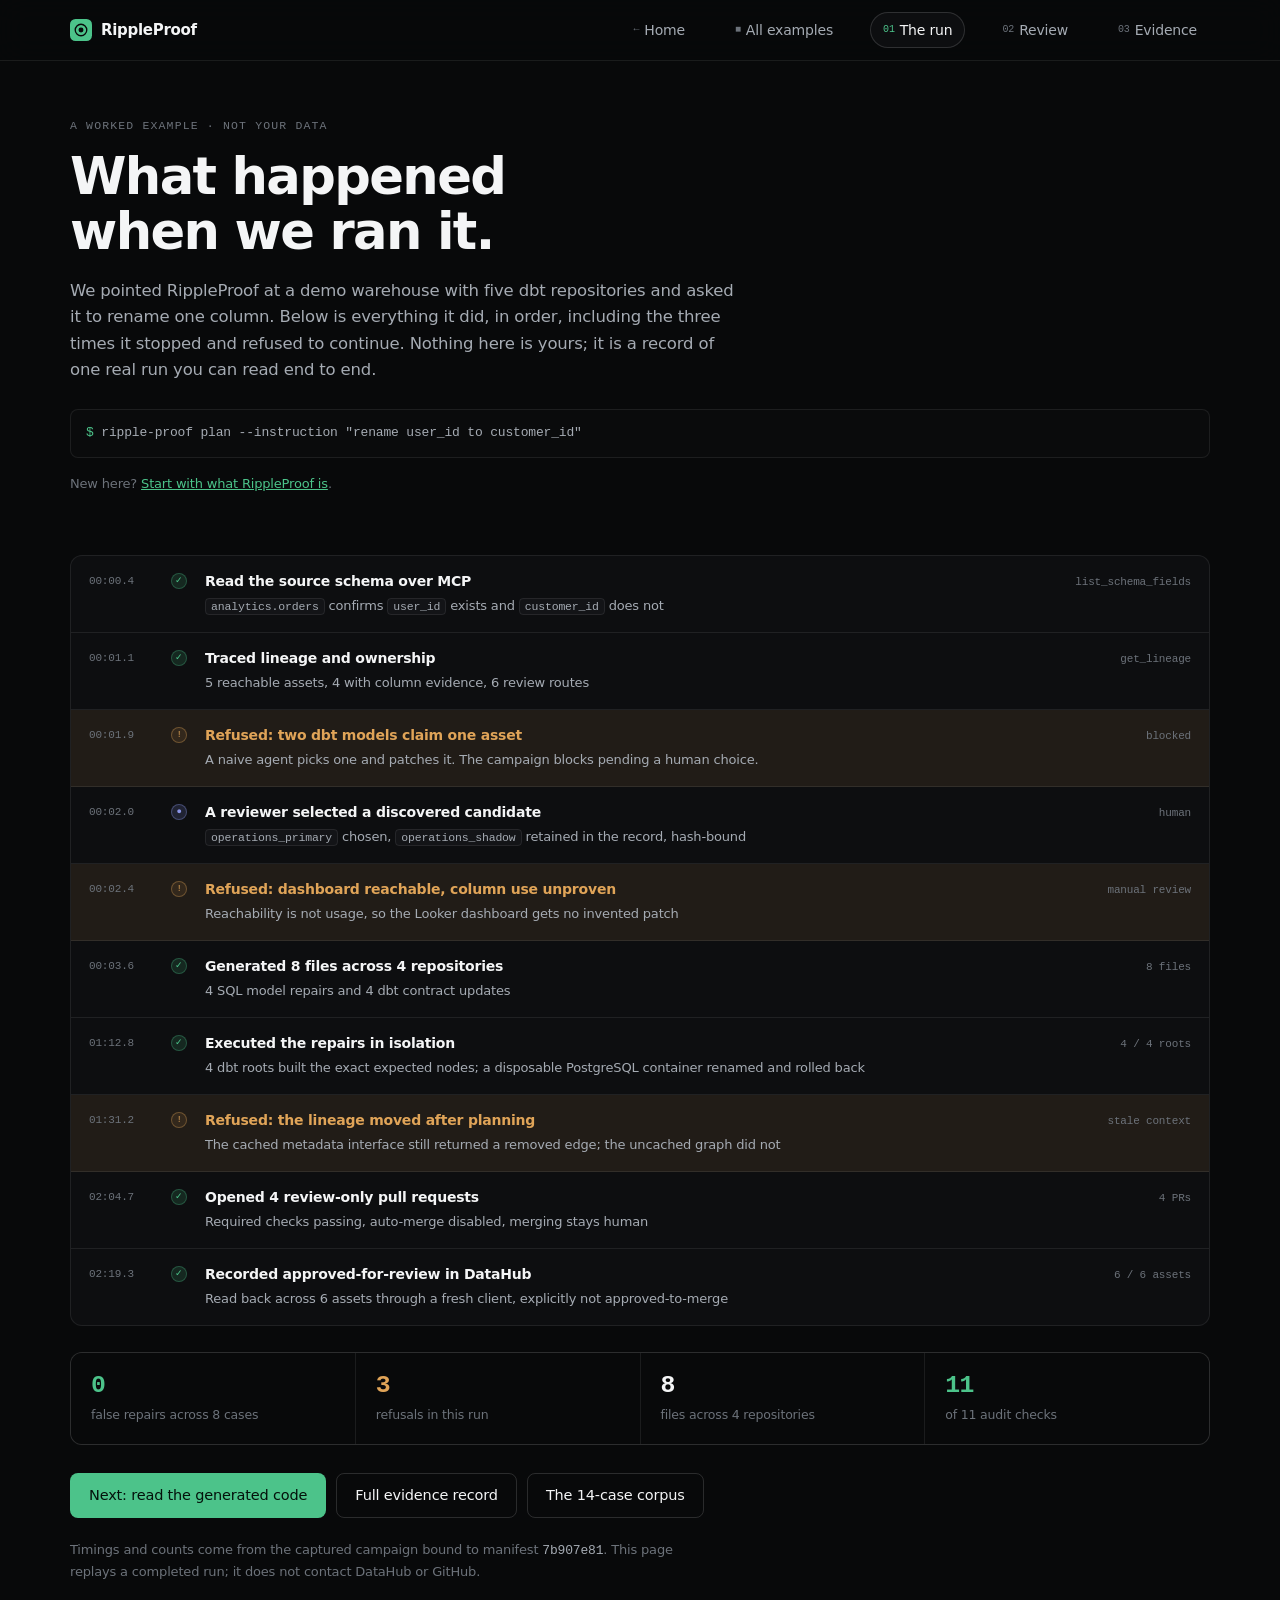
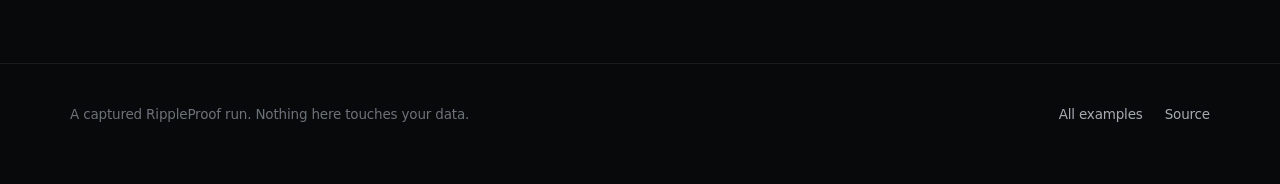
<file: examples/run.html>
<!doctype html>
<html lang="en">
<head>
<meta charset="utf-8">
<meta name="viewport" content="width=device-width, initial-scale=1">
<meta name="color-scheme" content="dark">
<meta name="description" content="RippleProof turns a PostgreSQL column rename into DataHub-grounded dbt repairs, and refuses where the evidence is ambiguous or stale.">
<title>RippleProof | The run</title>
<link rel="icon" href="data:image/svg+xml,<svg xmlns='http://www.w3.org/2000/svg' viewBox='0 0 32 32'><rect width='32' height='32' rx='8' fill='%234cc38a'/><circle cx='16' cy='16' r='4' fill='%2308090a'/><circle cx='16' cy='16' r='9' fill='none' stroke='%2308090a' stroke-width='2'/></svg>">
<link rel="stylesheet" href="../assets/site.css">
<style>
  /* only what is specific to a run log lives here; everything else is site.css */
  main{padding:0 0 80px}
  .intro{padding:56px 0 32px}
  .cmd{font-family:var(--mono);font-size:13px;background:var(--sunk);border:1px solid var(--line);
    border-radius:8px;padding:13px 15px;margin-top:26px;color:var(--ink-2);overflow-x:auto;white-space:pre}
  .cmd .p{color:var(--mint)}
  .intro .note{margin-top:16px}
  .intro .note a{color:var(--mint)}

  .log{margin-top:28px;border:1px solid var(--line);border-radius:12px;overflow:hidden;
    background:var(--surface)}
  .ev{display:grid;grid-template-columns:70px 22px 1fr auto;gap:12px;align-items:start;
    padding:14px 18px;border-bottom:1px solid var(--line)}
  .ev:last-child{border-bottom:0}
  .ev .t{font-family:var(--mono);font-size:11px;color:var(--ink-3);padding-top:3px}
  .ev .i{width:16px;height:16px;border-radius:50%;display:grid;place-items:center;
    font-size:9px;font-family:var(--mono);margin-top:3px}
  .i.ok{background:rgba(76,195,138,.14);color:var(--mint);border:1px solid rgba(76,195,138,.3)}
  .i.no{background:var(--amber-wash);color:var(--amber);border:1px solid rgba(224,164,88,.35)}
  .i.hu{background:rgba(139,149,232,.16);color:var(--indigo);border:1px solid rgba(139,149,232,.35)}
  .ev .c strong{font-variation-settings:"wght" 540;font-size:14px;display:block;letter-spacing:-.015em}
  .ev .c span{color:var(--ink-2);font-size:13px}
  .ev .c code{font-size:11.5px;color:var(--ink-2);background:var(--raised);
    border:1px solid var(--line);border-radius:4px;padding:1px 5px}
  .ev .m{font-family:var(--mono);font-size:11px;color:var(--ink-3);text-align:right;
    white-space:nowrap;padding-top:4px}
  .ev.refuse{background:var(--amber-wash)}
  .ev.refuse .c strong{color:var(--amber)}

  .sum{display:grid;grid-template-columns:repeat(4,1fr);gap:1px;background:var(--line);
    border:1px solid var(--line);border-radius:12px;overflow:hidden;margin-top:26px}
  .sum > div{background:var(--ground);padding:20px}
  .outro{margin-top:28px}
  .outro .note{margin-top:22px}
  @media(max-width:760px){
    .ev{grid-template-columns:20px 1fr} .ev .t,.ev .m{display:none}
    .sum{grid-template-columns:repeat(2,1fr)}
  }
</style>
</head>
<body>
<a class="skip" href="#main">Skip to content</a>

<header class="nav">
  <div class="wrap">
    <a class="brand" href="../index.html"><svg class="mark" viewBox="0 0 32 32" aria-hidden="true"><rect width="32" height="32" rx="8" fill="#4cc38a"/><circle cx="16" cy="16" r="3.6" fill="#08090a"/><circle cx="16" cy="16" r="8.4" fill="none" stroke="#08090a" stroke-width="1.9"/></svg> RippleProof</a>
    <nav class="steps" aria-label="Primary">
      <a href="../index.html"><b>&larr;</b> Home</a>
      <a href="index.html"><b>&#9632;</b> All examples</a>
      <a href="run.html" aria-current="page"><b>01</b> The run</a>
      <a href="workspace.html"><b>02</b> Review</a>
      <a href="generated-ripple-proof-resolved/campaign.html"><b>03</b> Evidence</a>
    </nav>
  </div>
</header>

<main class="wrap" id="main">
  <div class="intro">
    <div class="kicker">A worked example &middot; not your data</div>
    <h1>What happened when we ran it.</h1>
    <p class="lede">We pointed RippleProof at a demo warehouse with five dbt repositories and asked it to rename one column. Below is everything it did, in order, including the three times it stopped and refused to continue. Nothing here is yours; it is a record of one real run you can read end to end.</p>
    <div class="cmd"><span class="p">$</span> ripple-proof plan --instruction "rename user_id to customer_id"</div>
    <p class="note">New here? <a href="../index.html">Start with what RippleProof is</a>.</p>
  </div>

  <h2 class="sr">Run log</h2>
  <div class="log">
    <div class="ev">
      <span class="t">00:00.4</span><span class="i ok" aria-hidden="true">&#10003;</span>
      <span class="c"><strong>Read the source schema over MCP</strong><span><code>analytics.orders</code> confirms <code>user_id</code> exists and <code>customer_id</code> does not</span></span>
      <span class="m">list_schema_fields</span>
    </div>
    <div class="ev">
      <span class="t">00:01.1</span><span class="i ok" aria-hidden="true">&#10003;</span>
      <span class="c"><strong>Traced lineage and ownership</strong><span>5 reachable assets, 4 with column evidence, 6 review routes</span></span>
      <span class="m">get_lineage</span>
    </div>
    <div class="ev refuse">
      <span class="t">00:01.9</span><span class="i no" aria-hidden="true">!</span>
      <span class="c"><strong>Refused: two dbt models claim one asset</strong><span>A naive agent picks one and patches it. The campaign blocks pending a human choice.</span></span>
      <span class="m">blocked</span>
    </div>
    <div class="ev">
      <span class="t">00:02.0</span><span class="i hu" aria-hidden="true">&#9679;</span>
      <span class="c"><strong>A reviewer selected a discovered candidate</strong><span><code>operations_primary</code> chosen, <code>operations_shadow</code> retained in the record, hash-bound</span></span>
      <span class="m">human</span>
    </div>
    <div class="ev refuse">
      <span class="t">00:02.4</span><span class="i no" aria-hidden="true">!</span>
      <span class="c"><strong>Refused: dashboard reachable, column use unproven</strong><span>Reachability is not usage, so the Looker dashboard gets no invented patch</span></span>
      <span class="m">manual review</span>
    </div>
    <div class="ev">
      <span class="t">00:03.6</span><span class="i ok" aria-hidden="true">&#10003;</span>
      <span class="c"><strong>Generated 8 files across 4 repositories</strong><span>4 SQL model repairs and 4 dbt contract updates</span></span>
      <span class="m">8 files</span>
    </div>
    <div class="ev">
      <span class="t">01:12.8</span><span class="i ok" aria-hidden="true">&#10003;</span>
      <span class="c"><strong>Executed the repairs in isolation</strong><span>4 dbt roots built the exact expected nodes; a disposable PostgreSQL container renamed and rolled back</span></span>
      <span class="m">4 / 4 roots</span>
    </div>
    <div class="ev refuse">
      <span class="t">01:31.2</span><span class="i no" aria-hidden="true">!</span>
      <span class="c"><strong>Refused: the lineage moved after planning</strong><span>The cached metadata interface still returned a removed edge; the uncached graph did not</span></span>
      <span class="m">stale context</span>
    </div>
    <div class="ev">
      <span class="t">02:04.7</span><span class="i ok" aria-hidden="true">&#10003;</span>
      <span class="c"><strong>Opened 4 review-only pull requests</strong><span>Required checks passing, auto-merge disabled, merging stays human</span></span>
      <span class="m">4 PRs</span>
    </div>
    <div class="ev">
      <span class="t">02:19.3</span><span class="i ok" aria-hidden="true">&#10003;</span>
      <span class="c"><strong>Recorded approved-for-review in DataHub</strong><span>Read back across 6 assets through a fresh client, explicitly not approved-to-merge</span></span>
      <span class="m">6 / 6 assets</span>
    </div>
  </div>

  <div class="sum">
    <div class="stat"><b class="ok">0</b><span>false repairs across 8 cases</span></div>
    <div class="stat"><b class="hold">3</b><span>refusals in this run</span></div>
    <div class="stat"><b>8</b><span>files across 4 repositories</span></div>
    <div class="stat"><b class="ok">11</b><span>of 11 audit checks</span></div>
  </div>

  <div class="outro">
    <div class="cta">
      <a class="btn btn-primary" href="workspace.html">Next: read the generated code</a>
      <a class="btn btn-ghost" href="generated-ripple-proof-resolved/campaign.html">Full evidence record</a>
      <a class="btn btn-ghost" href="evaluation/report.html">The 14-case corpus</a>
    </div>
    <p class="note">Timings and counts come from the captured campaign bound to manifest <code>7b907e81</code>. This page replays a completed run; it does not contact DataHub or GitHub.</p>
  </div>
</main>

<footer>
  <div class="wrap">
    <span>A captured RippleProof run. Nothing here touches your data.</span>
    <span style="margin-left:auto;display:flex;gap:22px">
      <a href="index.html">All examples</a>
      <a href="https://github.com/itxcrusher/ripple-proof" target="_blank" rel="noopener">Source</a>
    </span>
  </div>
</footer>
</body>
</html>
</file>
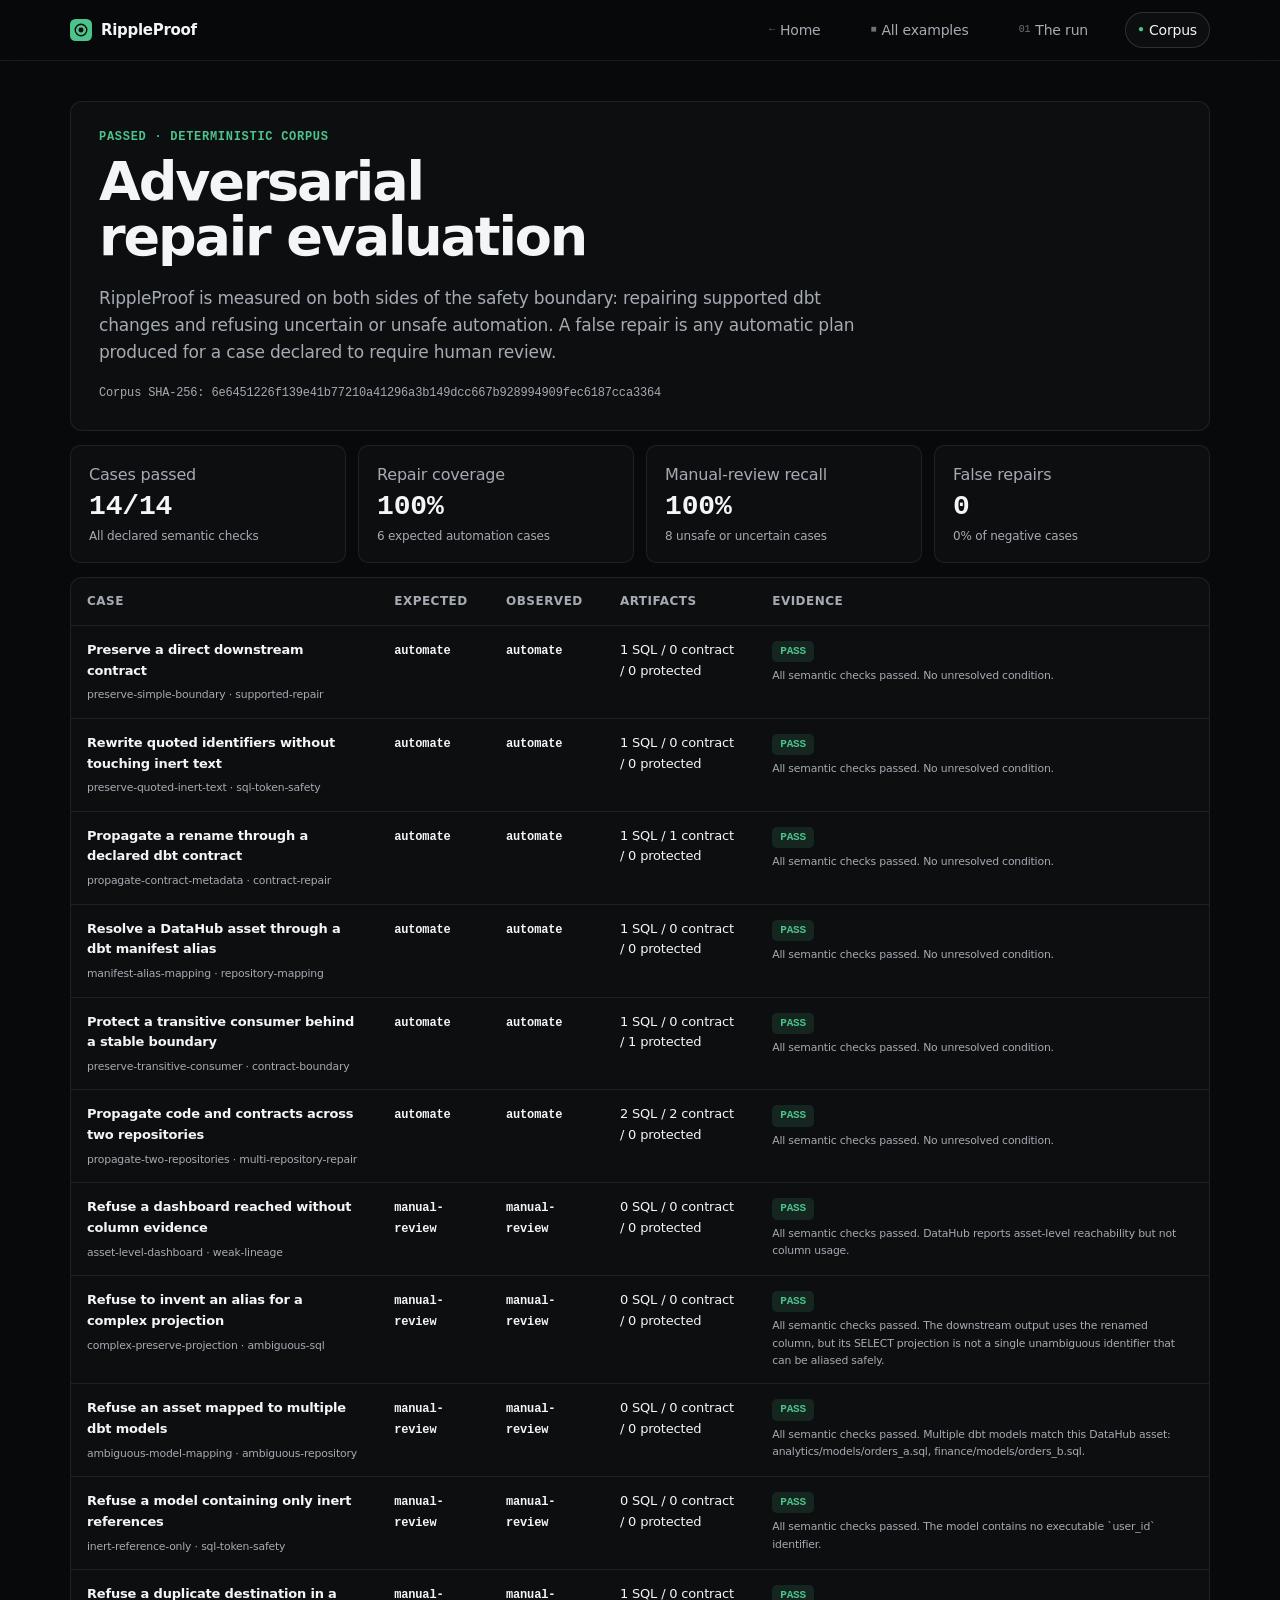
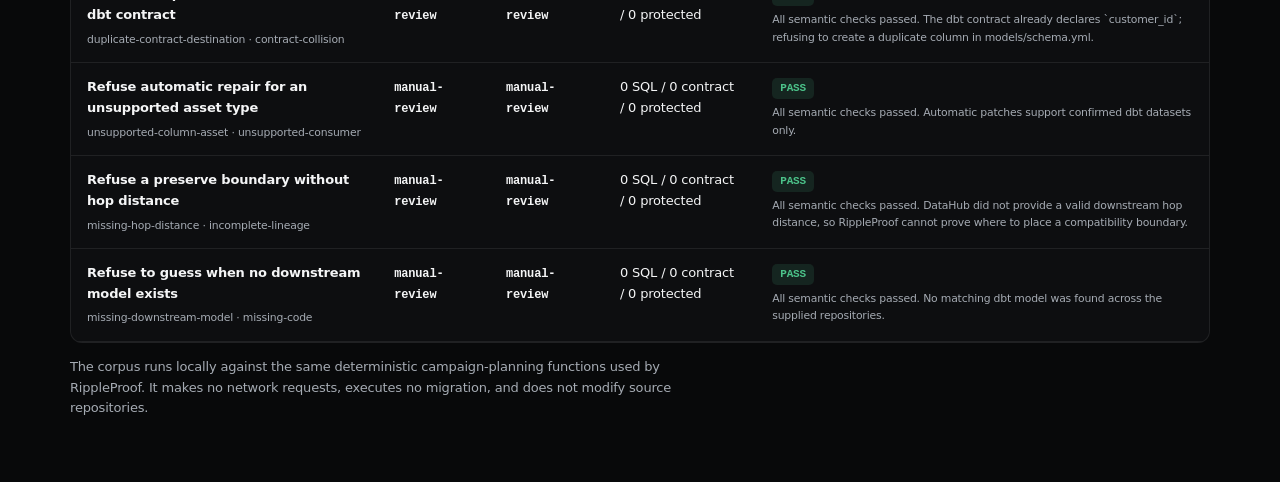
<file: examples/evaluation/report.html>
<!doctype html>
<html lang="en">
<head>
  <meta charset="utf-8">
  <meta name="viewport" content="width=device-width, initial-scale=1">
  <meta name="color-scheme" content="dark">
  <link rel="icon" href="data:,">
  <title>RippleProof adversarial evaluation</title>
  <style>
/* RippleProof design system. Generated from src/lineage_agent/design.py.
   Edit that module, then run scripts/build_site_css.py. Do not hand-edit. */

:root{
  --ground:#08090a; --surface:#0d0e10; --raised:#131417; --sunk:#0a0b0c;
  --line:rgba(255,255,255,.08); --line-2:rgba(255,255,255,.14);
  --ink:#f4f5f6; --ink-2:#a5abb3; --ink-3:#6c727a;
  --mint:#4cc38a; --mint-deep:#2a7d58; --mint-wash:rgba(76,195,138,.08);
  --amber:#e0a458; --amber-wash:rgba(224,164,88,.09);
  --red:#e5534b; --indigo:#8b95e8;
  --w:1140px; --r:10px;
  --sans:"Inter Variable","Inter","SF Pro Display",-apple-system,BlinkMacSystemFont,"Segoe UI",system-ui,sans-serif;
  --mono:"Cascadia Code","JetBrains Mono","SF Mono",ui-monospace,Consolas,monospace;
  color-scheme:dark;
}

*,*::before,*::after{box-sizing:border-box}
html{-webkit-text-size-adjust:100%;scroll-behavior:smooth}
[id]{scroll-margin-top:76px}
body{margin:0;background:var(--ground);color:var(--ink);font-family:var(--sans);
  font-size:16px;line-height:1.6;font-variation-settings:"wght" 400;
  letter-spacing:-.011em;-webkit-font-smoothing:antialiased}
h1,h2,h3{margin:0;font-variation-settings:"wght" 560;letter-spacing:-.032em;line-height:1.1}
h1{font-size:clamp(2.1rem,4.6vw,3.2rem);line-height:1.06;max-width:20ch;text-wrap:balance}
h2{font-size:clamp(1.5rem,3vw,2rem)}
p{margin:0}
a{color:inherit}
code,kbd,samp,pre{font-family:var(--mono)}
.wrap{width:min(100% - 40px,var(--w));margin-inline:auto}
.sr{position:absolute;width:1px;height:1px;overflow:hidden;clip:rect(0 0 0 0);white-space:nowrap}
.skip{position:absolute;left:-999px;top:0;z-index:100;background:var(--mint);color:#04120b;
  padding:10px 16px;border-radius:0 0 8px 0;font-weight:600}
.skip:focus{left:0}
:focus-visible{outline:2px solid var(--mint);outline-offset:3px;border-radius:4px}
.kicker{font-family:var(--mono);font-size:11.5px;letter-spacing:.1em;text-transform:uppercase;
  color:var(--ink-3);margin-bottom:14px}
.lede{color:var(--ink-2);font-size:16.5px;max-width:64ch}
h1 + .lede,h2 + .lede,h1 + p,h2 + p{margin-top:20px}

.nav{position:sticky;top:0;z-index:50;background:rgba(8,9,10,.72);
  -webkit-backdrop-filter:blur(14px) saturate(140%);backdrop-filter:blur(14px) saturate(140%);
  border-bottom:1px solid var(--line)}
.nav .wrap{display:flex;align-items:center;gap:24px;min-height:60px;flex-wrap:wrap}
.brand{display:flex;align-items:center;gap:9px;font-weight:600;letter-spacing:-.02em;
  text-decoration:none;font-size:15px;white-space:nowrap}
.mark{width:22px;height:22px;flex:none}
.nav nav{margin-left:auto;display:flex;align-items:center;gap:24px;flex-wrap:wrap}
.nav nav a{color:var(--ink-2);text-decoration:none;font-size:14px;white-space:nowrap;
  display:inline-flex;align-items:center;gap:5px;transition:color .18s ease}
.nav nav a:hover{color:var(--ink)}
.nav nav a.jump{position:relative}
.nav nav a.jump::after{content:"";position:absolute;left:0;right:100%;bottom:-6px;height:1px;
  background:var(--mint);transition:right .22s cubic-bezier(.16,1,.3,1)}
.nav nav a.jump:hover::after{right:0}
.nav nav a.away svg{opacity:.55;transition:opacity .18s ease,transform .18s ease}
.nav nav a.away:hover svg{opacity:1;transform:translate(1px,-1px)}
.gh{color:var(--ink)!important;border:1px solid var(--line-2);padding:6px 13px;border-radius:7px;
  transition:border-color .18s ease,background .18s ease}
.gh:hover{border-color:var(--mint);background:var(--mint-wash)}

/* the run -> review -> evidence progress trail, shared by all three example pages */
.steps{display:flex;gap:4px;margin-left:auto;flex-wrap:wrap;align-items:center}
.steps a{display:inline-flex;align-items:center;gap:7px;font-size:12.5px;color:var(--ink-2);
  text-decoration:none;padding:6px 12px;border-radius:999px;border:1px solid transparent;
  white-space:nowrap;transition:color .18s ease,border-color .18s ease,background .18s ease}
.steps a:hover{color:var(--ink);border-color:var(--line)}
.steps a[aria-current="page"]{color:var(--ink);border-color:var(--line-2);background:var(--surface)}
.steps a b{font-family:var(--mono);font-size:10px;color:var(--ink-3);font-weight:400}
.steps a[aria-current="page"] b{color:var(--mint)}
.steps a svg{opacity:.5}
@media(max-width:860px){.nav .wrap{gap:12px;padding-block:10px}.steps{margin-left:0;width:100%}}

.btn{display:inline-flex;align-items:center;gap:8px;padding:10px 18px;border-radius:8px;
  font-size:14.5px;font-variation-settings:"wght" 540;text-decoration:none;
  border:1px solid transparent;cursor:pointer;font-family:inherit;
  transition:transform .16s cubic-bezier(.16,1,.3,1),background .18s ease,border-color .18s ease}
.btn-primary{background:var(--mint);color:#04120b}
.btn-primary:hover{background:#5ed69a;transform:translateY(-1px)}
.btn-ghost{border-color:var(--line-2);color:var(--ink);background:transparent}
.btn-ghost:hover{border-color:var(--ink-3);background:rgba(255,255,255,.03);transform:translateY(-1px)}
.btn svg{opacity:.7}
.cta{display:flex;flex-wrap:wrap;gap:10px}
.pill{font-family:var(--mono);font-size:10.5px;letter-spacing:.06em;text-transform:uppercase;
  border-radius:20px;padding:3px 10px;border:1px solid var(--line-2);color:var(--ink-2)}
.pill-ok{color:var(--mint);border-color:rgba(76,195,138,.34)}
.pill-hold{color:var(--amber);border-color:rgba(224,164,88,.35)}
.pill-held{color:var(--indigo);border-color:rgba(139,149,232,.34)}
.pill-bad{color:var(--red);border-color:rgba(229,83,75,.35)}

.card{border:1px solid var(--line);border-radius:14px;background:var(--surface)}
.panel{border:1px solid var(--line);border-radius:var(--r);background:var(--sunk);overflow:hidden}
.panel-h{display:flex;align-items:center;gap:10px;padding:12px 16px;border-bottom:1px solid var(--line);
  background:rgba(255,255,255,.02);font-size:13.5px;font-variation-settings:"wght" 540}
.stats{display:flex;flex-wrap:wrap;gap:20px 30px}
.stat b{display:block;font-family:var(--mono);font-size:1.55rem;font-variation-settings:"wght" 500;
  line-height:1;letter-spacing:-.025em;color:var(--ink);font-variant-numeric:tabular-nums}
.stat b.ok{color:var(--mint)} .stat b.hold{color:var(--amber)}
.stat b.held{color:var(--indigo)} .stat b.bad{color:var(--red)}
.stat span{display:block;margin-top:8px;font-size:12.5px;color:var(--ink-3);line-height:1.45}
.note{color:var(--ink-3);font-size:13px;max-width:74ch}
.note code{color:var(--ink-2)}
footer{padding:40px 0 60px;border-top:1px solid var(--line);color:var(--ink-3);font-size:13.5px}
footer .wrap{display:flex;flex-wrap:wrap;gap:10px 22px;align-items:center}
footer a{color:var(--ink-2);text-decoration:none}
footer a:hover{color:var(--ink);text-decoration:underline}

@media(prefers-reduced-motion:reduce){
  html{scroll-behavior:auto}
  *,*::before,*::after{animation-duration:.001ms!important;animation-iteration-count:1!important;
    transition-duration:.001ms!important}
  .btn:hover{transform:none}
}


    /* This report keeps its own semantic names, bound to the shared palette. It
       inlines the system rather than linking it because an evaluation report is
       written wherever the operator asked and must survive being moved. */
    :root {
      --soft: var(--ink-2);
      --paper: var(--ground);
      --primary: var(--indigo);
      --success: var(--mint);
      --success-soft: rgba(76, 195, 138, 0.13);
      --danger: var(--red);
      --danger-soft: rgba(229, 83, 75, 0.13);
    }
    body { min-width:320px; }
    main { width:min(100% - 40px, var(--w)); margin:0 auto; padding:40px 0 64px; }
    main > header { padding:28px; border:1px solid var(--line); border-radius:12px; background:var(--surface); }
    .eyebrow { color:var(--success); font:750 12px/1.2 var(--mono); letter-spacing:.06em; }
    h1 { margin:10px 0 8px; font-size:clamp(30px,5vw,54px); line-height:1.02; letter-spacing:-.04em; }
    .lede { max-width:72ch; margin:0; color:var(--soft); font-size:17px; }
    .hash { margin-top:18px; overflow-wrap:anywhere; color:var(--soft); font:12px/1.5 var(--mono); }
    .metrics { display:grid; grid-template-columns:repeat(4,minmax(0,1fr)); gap:12px; margin:14px 0; }
    .metric { padding:16px 18px; border:1px solid var(--line); border-radius:10px; background:var(--surface); }
    .metric span,.metric small { display:block; color:var(--soft); }
    .metric strong { display:block; margin:4px 0; font:750 28px/1.1 var(--mono); }
    .metric small { font-size:12px; }
    .table-wrap { overflow-x:auto; border:1px solid var(--line); border-radius:12px; background:var(--surface); }
    .table-wrap:focus-visible { outline:3px solid var(--primary); outline-offset:3px; }
    table { width:100%; border-collapse:collapse; min-width:900px; }
    th,td { padding:14px 16px; text-align:left; vertical-align:top; border-bottom:1px solid var(--line); }
    th { color:var(--soft); font-size:12px; text-transform:uppercase; letter-spacing:.04em; }
    td { font-size:13px; }
    td:first-child { width:27%; }
    td small { display:block; margin-top:5px; color:var(--soft); }
    .decision { font:650 12px/1.4 var(--mono); }
    .pass,.fail { display:inline-block; padding:4px 8px; border-radius:5px; font:750 11px/1.2 var(--mono); }
    .pass { background:var(--success-soft); color:var(--success); }
    .fail { background:var(--danger-soft); color:var(--danger); }
    .scroll-hint { display:none; margin:14px 2px 8px; color:var(--soft); font:650 12px/1.4 var(--mono); }
    .note { margin:14px 0 0; color:var(--soft); font-size:13px; }
    .sr-only { position:absolute; width:1px; height:1px; padding:0; margin:-1px; overflow:hidden; clip:rect(0,0,0,0); white-space:nowrap; border:0; }
    @media (max-width:760px) { main { width:min(100% - 24px, var(--w)); padding-top:16px; } main > header { padding:20px; } .metrics { grid-template-columns:1fr 1fr; gap:8px; } .metric { padding:13px; } .metric strong { font-size:23px; } }
    @media (max-width:920px) { .scroll-hint { display:block; } }
    @media (prefers-reduced-motion:reduce) { *,*::before,*::after { scroll-behavior:auto!important; transition-duration:.01ms!important; animation-duration:.01ms!important; } }
  </style>
</head>
<body>
  <header class="nav">
    <div class="wrap">
      <a class="brand" href="../../index.html"><svg class="mark" viewBox="0 0 32 32" aria-hidden="true"><rect width="32" height="32" rx="8" fill="#4cc38a"/><circle cx="16" cy="16" r="3.6" fill="#08090a"/><circle cx="16" cy="16" r="8.4" fill="none" stroke="#08090a" stroke-width="1.9"/></svg> RippleProof</a>
      <nav class="steps" aria-label="Primary">
        <a href="../../index.html"><b>&larr;</b> Home</a>
        <a href="../index.html"><b>&#9632;</b> All examples</a>
        <a href="../run.html"><b>01</b> The run</a>
        <a href="report.html" aria-current="page"><b>&#9679;</b> Corpus</a>
      </nav>
    </div>
  </header>
  <main>
    <header>
      <div class="eyebrow">PASSED · DETERMINISTIC CORPUS</div>
      <h1>Adversarial repair evaluation</h1>
      <p class="lede">RippleProof is measured on both sides of the safety boundary: repairing supported dbt changes and refusing uncertain or unsafe automation. A false repair is any automatic plan produced for a case declared to require human review.</p>
      <div class="hash">Corpus SHA-256: 6e6451226f139e41b77210a41296a3b149dcc667b928994909fec6187cca3364</div>
    </header>
    <section class="metrics" aria-label="Evaluation metrics"><article class="metric"><span>Cases passed</span><strong>14/14</strong><small>All declared semantic checks</small></article><article class="metric"><span>Repair coverage</span><strong>100%</strong><small>6 expected automation cases</small></article><article class="metric"><span>Manual-review recall</span><strong>100%</strong><small>8 unsafe or uncertain cases</small></article><article class="metric"><span>False repairs</span><strong>0</strong><small>0% of negative cases</small></article></section>
    <p class="scroll-hint">Scroll the case table horizontally to inspect every evidence column.</p>
    <div class="table-wrap" tabindex="0" aria-label="Adversarial evaluation cases; scroll horizontally to view every column">
      <table>
        <caption class="sr-only">Expected and observed safety decisions for every adversarial evaluation case</caption>
        <thead><tr><th>Case</th><th>Expected</th><th>Observed</th><th>Artifacts</th><th>Evidence</th></tr></thead>
        <tbody><tr><td><strong>Preserve a direct downstream contract</strong><small>preserve-simple-boundary · supported-repair</small></td><td><span class="decision">automate</span></td><td><span class="decision">automate</span></td><td>1 SQL / 0 contract / 0 protected</td><td><span class="pass">PASS</span><small>All semantic checks passed. No unresolved condition.</small></td></tr><tr><td><strong>Rewrite quoted identifiers without touching inert text</strong><small>preserve-quoted-inert-text · sql-token-safety</small></td><td><span class="decision">automate</span></td><td><span class="decision">automate</span></td><td>1 SQL / 0 contract / 0 protected</td><td><span class="pass">PASS</span><small>All semantic checks passed. No unresolved condition.</small></td></tr><tr><td><strong>Propagate a rename through a declared dbt contract</strong><small>propagate-contract-metadata · contract-repair</small></td><td><span class="decision">automate</span></td><td><span class="decision">automate</span></td><td>1 SQL / 1 contract / 0 protected</td><td><span class="pass">PASS</span><small>All semantic checks passed. No unresolved condition.</small></td></tr><tr><td><strong>Resolve a DataHub asset through a dbt manifest alias</strong><small>manifest-alias-mapping · repository-mapping</small></td><td><span class="decision">automate</span></td><td><span class="decision">automate</span></td><td>1 SQL / 0 contract / 0 protected</td><td><span class="pass">PASS</span><small>All semantic checks passed. No unresolved condition.</small></td></tr><tr><td><strong>Protect a transitive consumer behind a stable boundary</strong><small>preserve-transitive-consumer · contract-boundary</small></td><td><span class="decision">automate</span></td><td><span class="decision">automate</span></td><td>1 SQL / 0 contract / 1 protected</td><td><span class="pass">PASS</span><small>All semantic checks passed. No unresolved condition.</small></td></tr><tr><td><strong>Propagate code and contracts across two repositories</strong><small>propagate-two-repositories · multi-repository-repair</small></td><td><span class="decision">automate</span></td><td><span class="decision">automate</span></td><td>2 SQL / 2 contract / 0 protected</td><td><span class="pass">PASS</span><small>All semantic checks passed. No unresolved condition.</small></td></tr><tr><td><strong>Refuse a dashboard reached without column evidence</strong><small>asset-level-dashboard · weak-lineage</small></td><td><span class="decision">manual-review</span></td><td><span class="decision">manual-review</span></td><td>0 SQL / 0 contract / 0 protected</td><td><span class="pass">PASS</span><small>All semantic checks passed. DataHub reports asset-level reachability but not column usage.</small></td></tr><tr><td><strong>Refuse to invent an alias for a complex projection</strong><small>complex-preserve-projection · ambiguous-sql</small></td><td><span class="decision">manual-review</span></td><td><span class="decision">manual-review</span></td><td>0 SQL / 0 contract / 0 protected</td><td><span class="pass">PASS</span><small>All semantic checks passed. The downstream output uses the renamed column, but its SELECT projection is not a single unambiguous identifier that can be aliased safely.</small></td></tr><tr><td><strong>Refuse an asset mapped to multiple dbt models</strong><small>ambiguous-model-mapping · ambiguous-repository</small></td><td><span class="decision">manual-review</span></td><td><span class="decision">manual-review</span></td><td>0 SQL / 0 contract / 0 protected</td><td><span class="pass">PASS</span><small>All semantic checks passed. Multiple dbt models match this DataHub asset: analytics/models/orders_a.sql, finance/models/orders_b.sql.</small></td></tr><tr><td><strong>Refuse a model containing only inert references</strong><small>inert-reference-only · sql-token-safety</small></td><td><span class="decision">manual-review</span></td><td><span class="decision">manual-review</span></td><td>0 SQL / 0 contract / 0 protected</td><td><span class="pass">PASS</span><small>All semantic checks passed. The model contains no executable `user_id` identifier.</small></td></tr><tr><td><strong>Refuse a duplicate destination in a dbt contract</strong><small>duplicate-contract-destination · contract-collision</small></td><td><span class="decision">manual-review</span></td><td><span class="decision">manual-review</span></td><td>1 SQL / 0 contract / 0 protected</td><td><span class="pass">PASS</span><small>All semantic checks passed. The dbt contract already declares `customer_id`; refusing to create a duplicate column in models/schema.yml.</small></td></tr><tr><td><strong>Refuse automatic repair for an unsupported asset type</strong><small>unsupported-column-asset · unsupported-consumer</small></td><td><span class="decision">manual-review</span></td><td><span class="decision">manual-review</span></td><td>0 SQL / 0 contract / 0 protected</td><td><span class="pass">PASS</span><small>All semantic checks passed. Automatic patches support confirmed dbt datasets only.</small></td></tr><tr><td><strong>Refuse a preserve boundary without hop distance</strong><small>missing-hop-distance · incomplete-lineage</small></td><td><span class="decision">manual-review</span></td><td><span class="decision">manual-review</span></td><td>0 SQL / 0 contract / 0 protected</td><td><span class="pass">PASS</span><small>All semantic checks passed. DataHub did not provide a valid downstream hop distance, so RippleProof cannot prove where to place a compatibility boundary.</small></td></tr><tr><td><strong>Refuse to guess when no downstream model exists</strong><small>missing-downstream-model · missing-code</small></td><td><span class="decision">manual-review</span></td><td><span class="decision">manual-review</span></td><td>0 SQL / 0 contract / 0 protected</td><td><span class="pass">PASS</span><small>All semantic checks passed. No matching dbt model was found across the supplied repositories.</small></td></tr></tbody>
      </table>
    </div>
    <p class="note">The corpus runs locally against the same deterministic campaign-planning functions used by RippleProof. It makes no network requests, executes no migration, and does not modify source repositories.</p>
  </main>
</body>
</html>
</file>
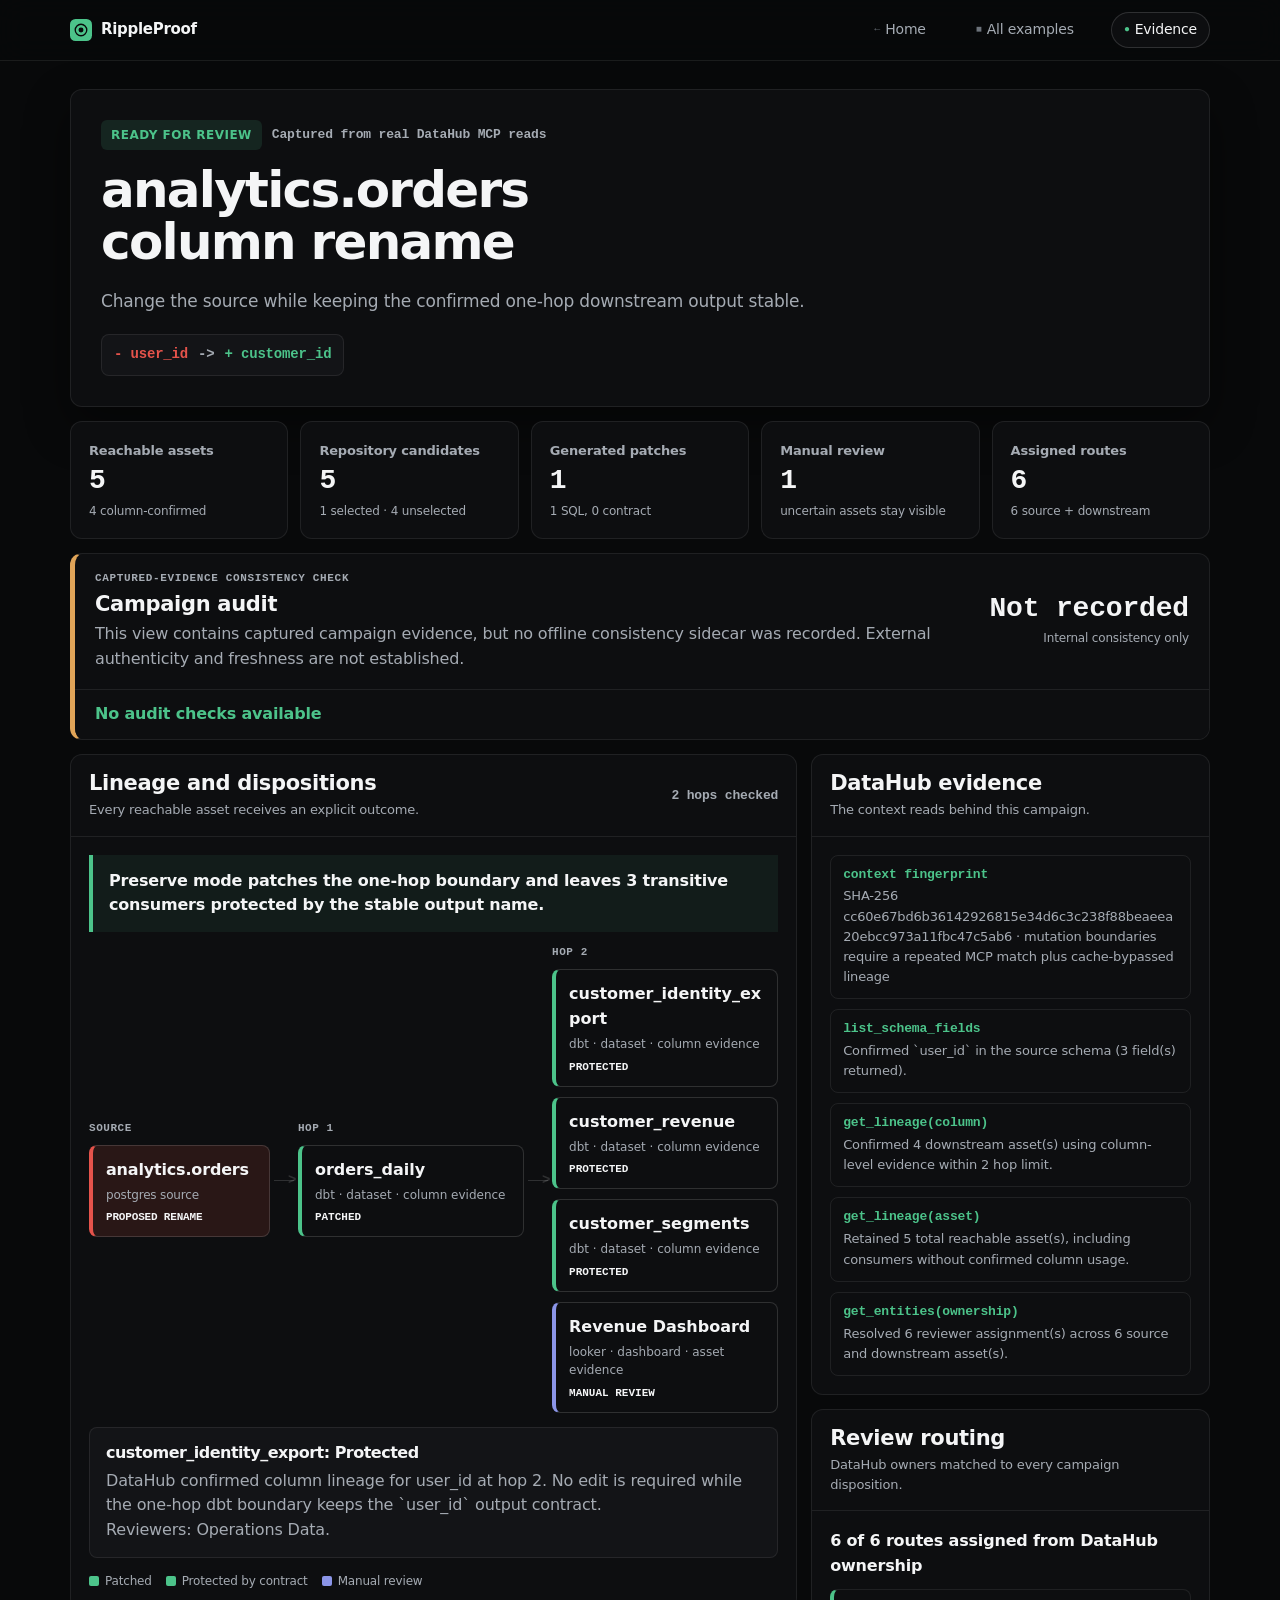
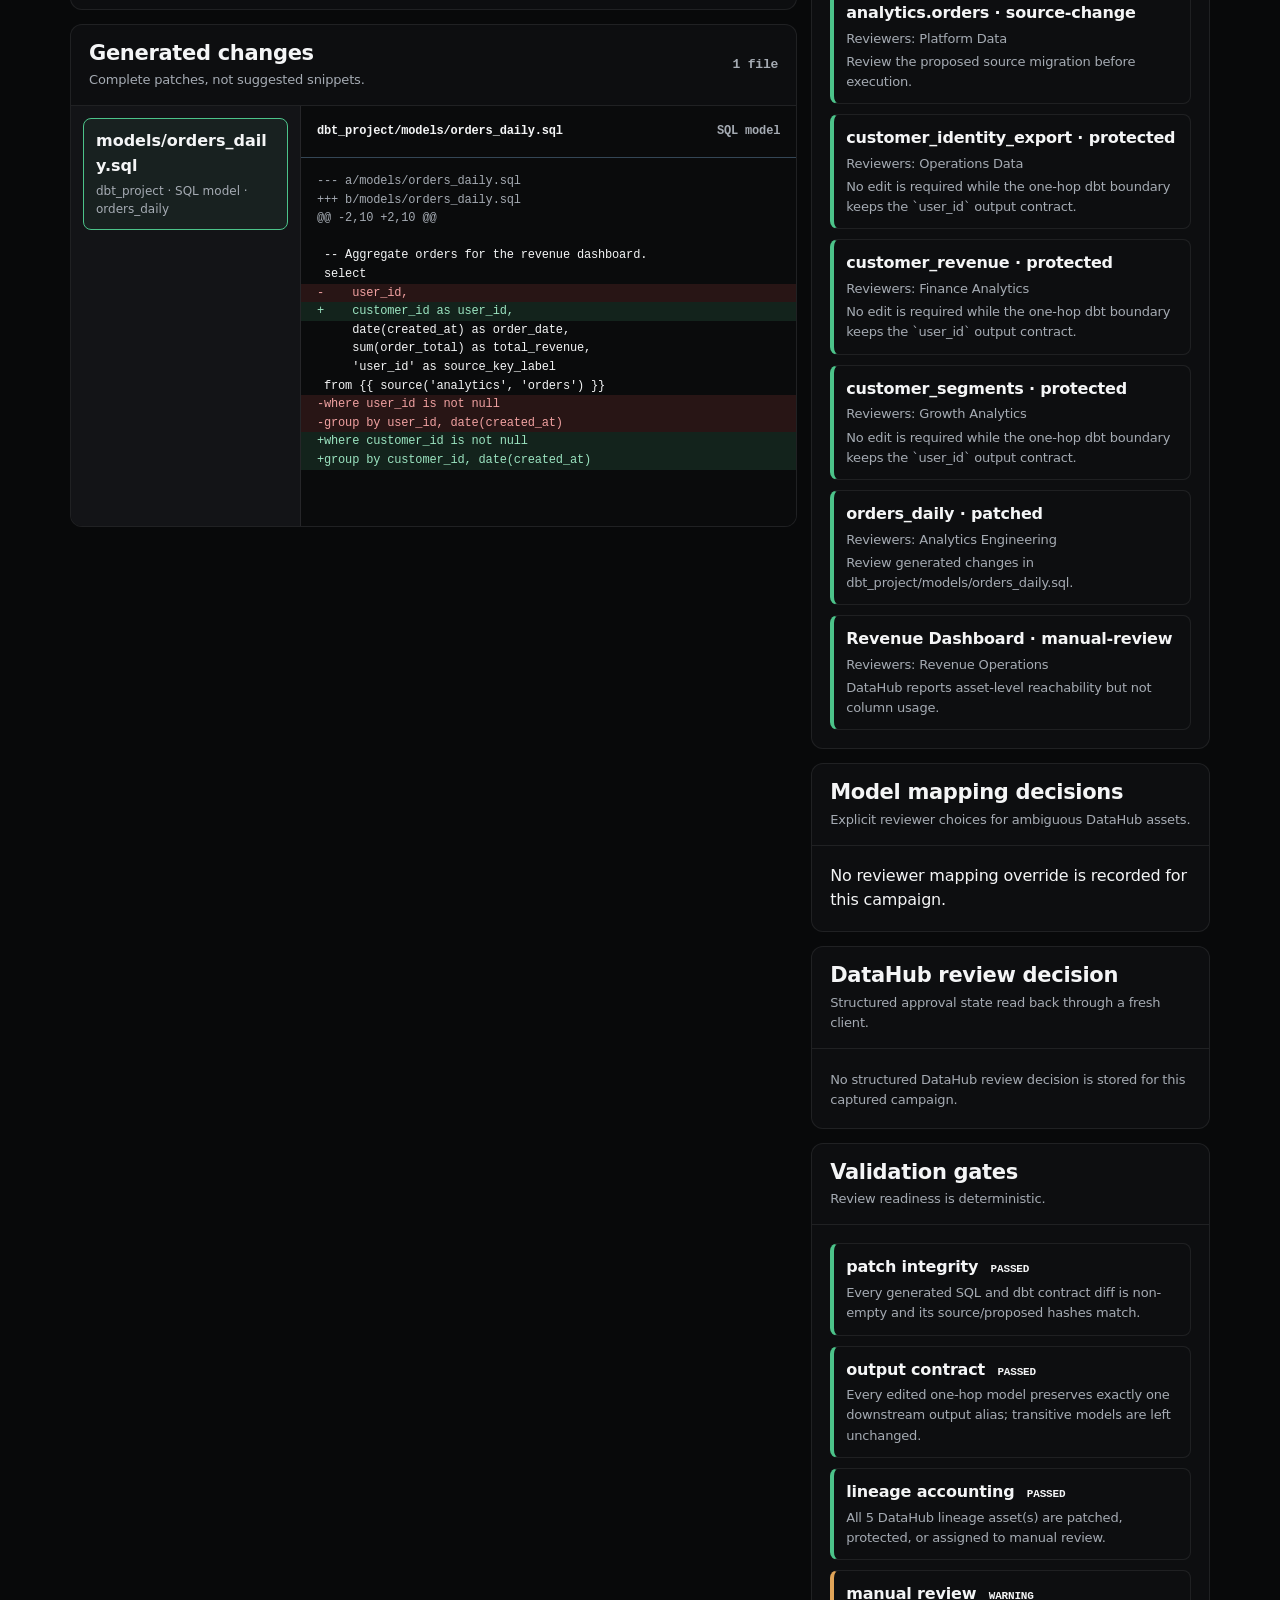
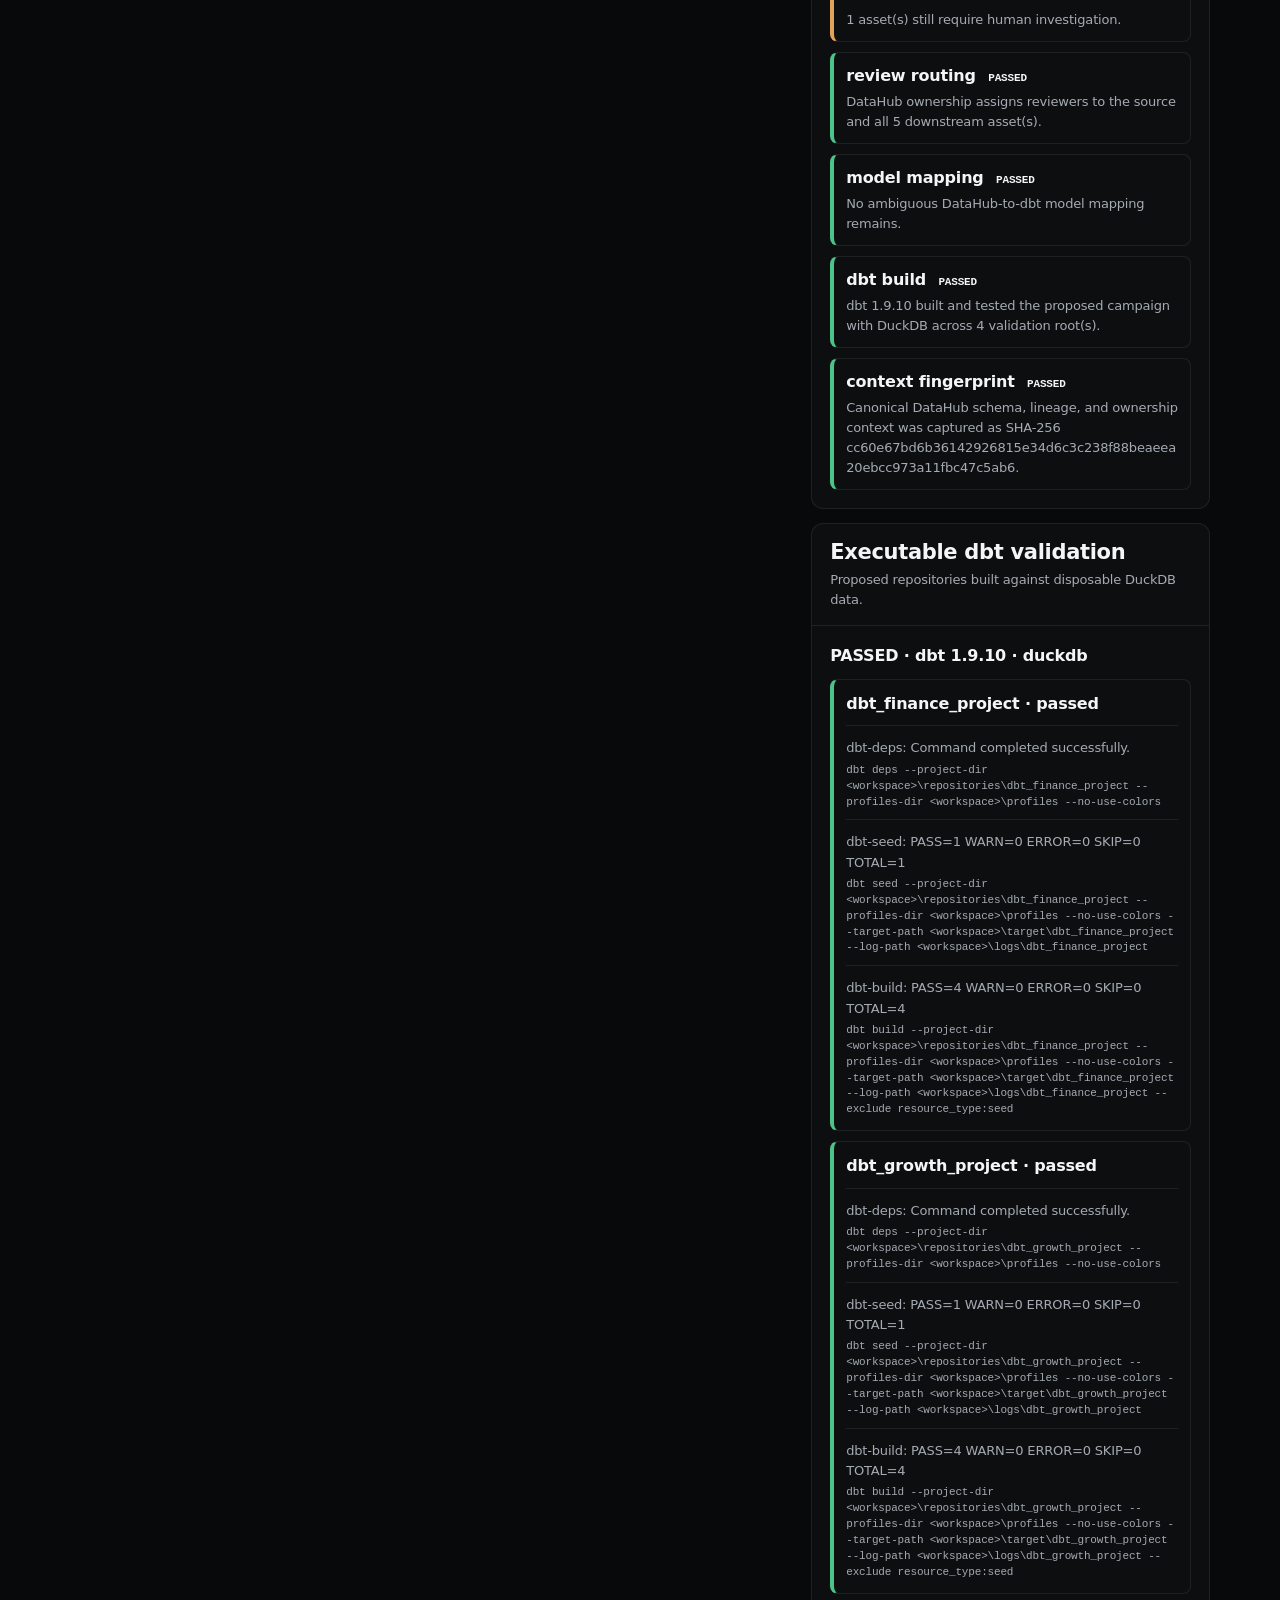
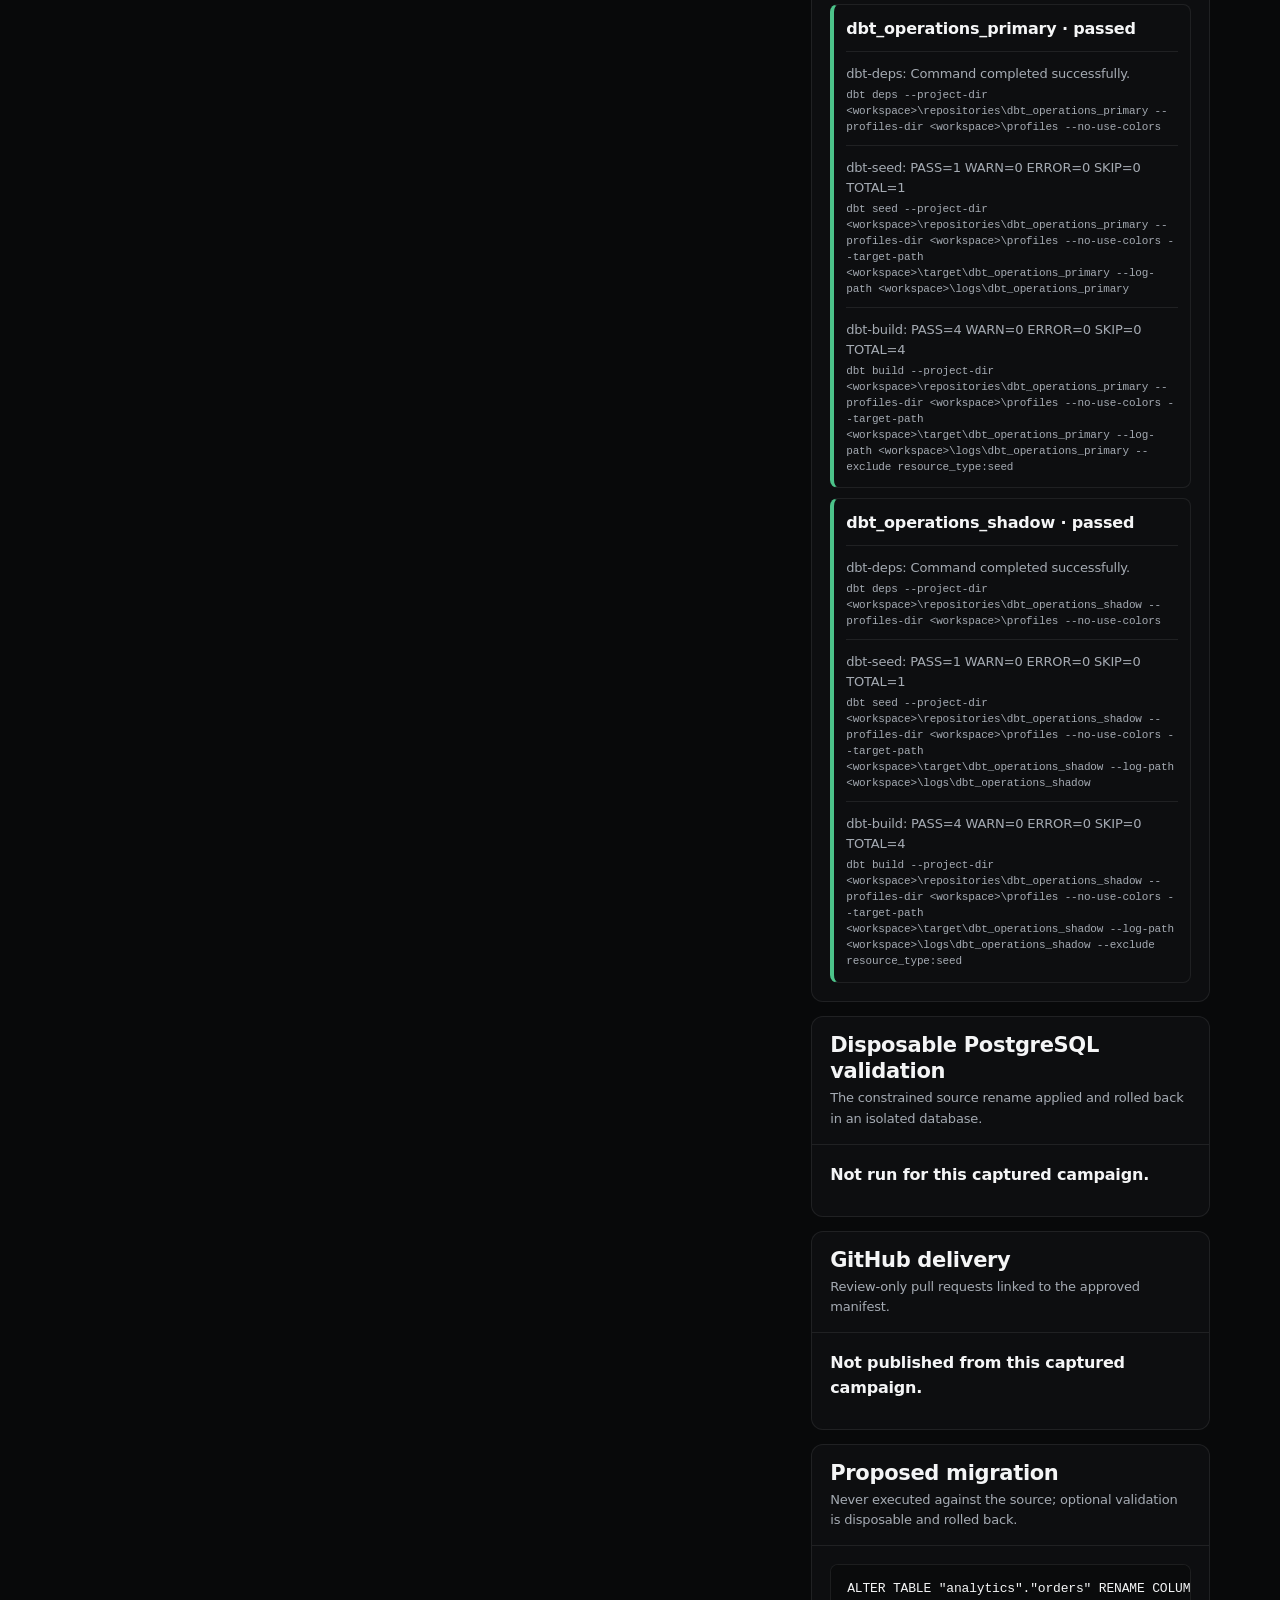
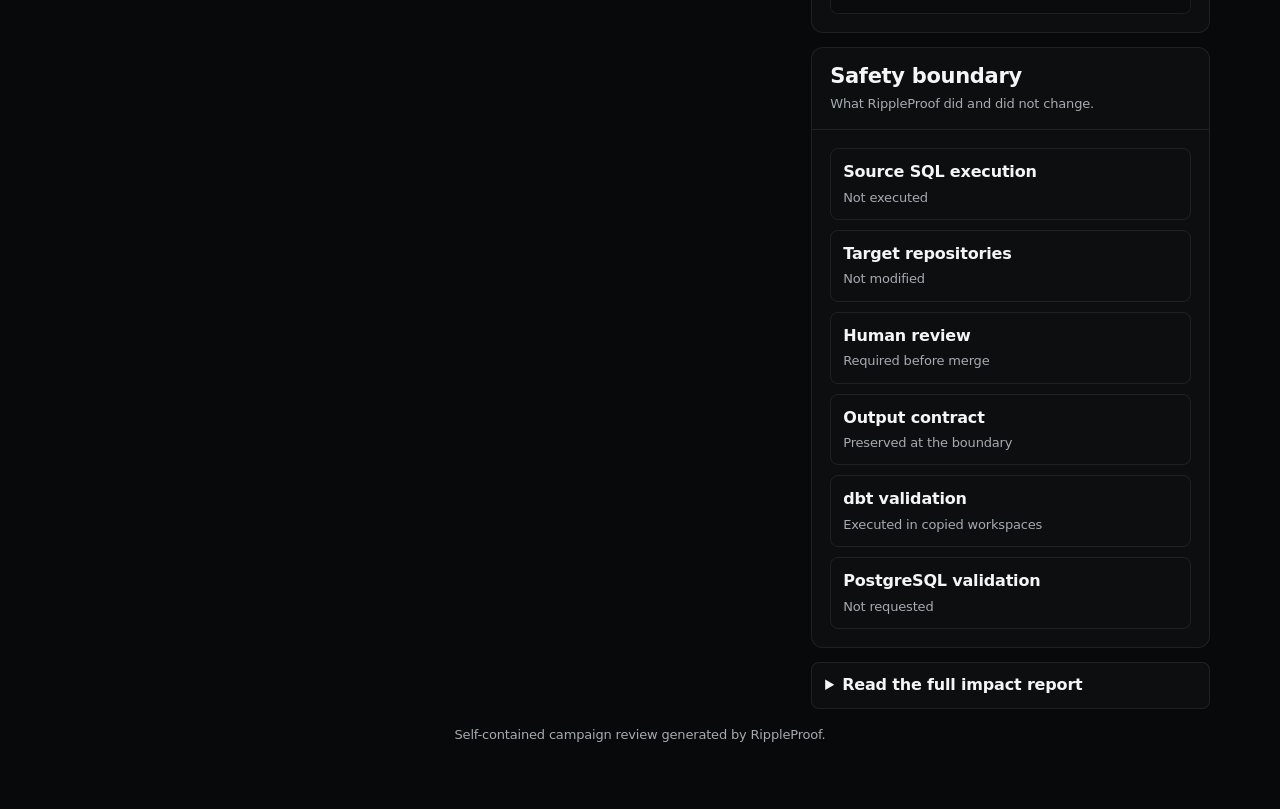
<file: examples/generated-rich-preserve/campaign.html>
<!doctype html>
<html lang="en">
<head>
  <meta charset="utf-8">
  <meta name="viewport" content="width=device-width, initial-scale=1">
  <meta name="color-scheme" content="dark">
  <link rel="icon" href="data:image/svg+xml,%3Csvg xmlns='http://www.w3.org/2000/svg' viewBox='0 0 64 64'%3E%3Crect width='64' height='64' rx='14' fill='%2308090a'/%3E%3Cpath d='M17 46V18h16c9 0 14 5 14 12 0 5-3 9-8 11l9 5H37l-8-5h-2v5H17zm10-14h6c3 0 5-1 5-3s-2-3-5-3h-6v6z' fill='%234cc38a'/%3E%3C/svg%3E">
  <title>RippleProof campaign review</title>
  <style>
/* RippleProof design system. Generated from src/lineage_agent/design.py.
   Edit that module, then run scripts/build_site_css.py. Do not hand-edit. */

:root{
  --ground:#08090a; --surface:#0d0e10; --raised:#131417; --sunk:#0a0b0c;
  --line:rgba(255,255,255,.08); --line-2:rgba(255,255,255,.14);
  --ink:#f4f5f6; --ink-2:#a5abb3; --ink-3:#6c727a;
  --mint:#4cc38a; --mint-deep:#2a7d58; --mint-wash:rgba(76,195,138,.08);
  --amber:#e0a458; --amber-wash:rgba(224,164,88,.09);
  --red:#e5534b; --indigo:#8b95e8;
  --w:1140px; --r:10px;
  --sans:"Inter Variable","Inter","SF Pro Display",-apple-system,BlinkMacSystemFont,"Segoe UI",system-ui,sans-serif;
  --mono:"Cascadia Code","JetBrains Mono","SF Mono",ui-monospace,Consolas,monospace;
  color-scheme:dark;
}

*,*::before,*::after{box-sizing:border-box}
html{-webkit-text-size-adjust:100%;scroll-behavior:smooth}
[id]{scroll-margin-top:76px}
body{margin:0;background:var(--ground);color:var(--ink);font-family:var(--sans);
  font-size:16px;line-height:1.6;font-variation-settings:"wght" 400;
  letter-spacing:-.011em;-webkit-font-smoothing:antialiased}
h1,h2,h3{margin:0;font-variation-settings:"wght" 560;letter-spacing:-.032em;line-height:1.1}
h1{font-size:clamp(2.1rem,4.6vw,3.2rem);line-height:1.06;max-width:20ch;text-wrap:balance}
h2{font-size:clamp(1.5rem,3vw,2rem)}
p{margin:0}
a{color:inherit}
code,kbd,samp,pre{font-family:var(--mono)}
.wrap{width:min(100% - 40px,var(--w));margin-inline:auto}
.sr{position:absolute;width:1px;height:1px;overflow:hidden;clip:rect(0 0 0 0);white-space:nowrap}
.skip{position:absolute;left:-999px;top:0;z-index:100;background:var(--mint);color:#04120b;
  padding:10px 16px;border-radius:0 0 8px 0;font-weight:600}
.skip:focus{left:0}
:focus-visible{outline:2px solid var(--mint);outline-offset:3px;border-radius:4px}
.kicker{font-family:var(--mono);font-size:11.5px;letter-spacing:.1em;text-transform:uppercase;
  color:var(--ink-3);margin-bottom:14px}
.lede{color:var(--ink-2);font-size:16.5px;max-width:64ch}
h1 + .lede,h2 + .lede,h1 + p,h2 + p{margin-top:20px}

.nav{position:sticky;top:0;z-index:50;background:rgba(8,9,10,.72);
  -webkit-backdrop-filter:blur(14px) saturate(140%);backdrop-filter:blur(14px) saturate(140%);
  border-bottom:1px solid var(--line)}
.nav .wrap{display:flex;align-items:center;gap:24px;min-height:60px;flex-wrap:wrap}
.brand{display:flex;align-items:center;gap:9px;font-weight:600;letter-spacing:-.02em;
  text-decoration:none;font-size:15px;white-space:nowrap}
.mark{width:22px;height:22px;flex:none}
.nav nav{margin-left:auto;display:flex;align-items:center;gap:24px;flex-wrap:wrap}
.nav nav a{color:var(--ink-2);text-decoration:none;font-size:14px;white-space:nowrap;
  display:inline-flex;align-items:center;gap:5px;transition:color .18s ease}
.nav nav a:hover{color:var(--ink)}
.nav nav a.jump{position:relative}
.nav nav a.jump::after{content:"";position:absolute;left:0;right:100%;bottom:-6px;height:1px;
  background:var(--mint);transition:right .22s cubic-bezier(.16,1,.3,1)}
.nav nav a.jump:hover::after{right:0}
.nav nav a.away svg{opacity:.55;transition:opacity .18s ease,transform .18s ease}
.nav nav a.away:hover svg{opacity:1;transform:translate(1px,-1px)}
.gh{color:var(--ink)!important;border:1px solid var(--line-2);padding:6px 13px;border-radius:7px;
  transition:border-color .18s ease,background .18s ease}
.gh:hover{border-color:var(--mint);background:var(--mint-wash)}

/* the run -> review -> evidence progress trail, shared by all three example pages */
.steps{display:flex;gap:4px;margin-left:auto;flex-wrap:wrap;align-items:center}
.steps a{display:inline-flex;align-items:center;gap:7px;font-size:12.5px;color:var(--ink-2);
  text-decoration:none;padding:6px 12px;border-radius:999px;border:1px solid transparent;
  white-space:nowrap;transition:color .18s ease,border-color .18s ease,background .18s ease}
.steps a:hover{color:var(--ink);border-color:var(--line)}
.steps a[aria-current="page"]{color:var(--ink);border-color:var(--line-2);background:var(--surface)}
.steps a b{font-family:var(--mono);font-size:10px;color:var(--ink-3);font-weight:400}
.steps a[aria-current="page"] b{color:var(--mint)}
.steps a svg{opacity:.5}
@media(max-width:860px){.nav .wrap{gap:12px;padding-block:10px}.steps{margin-left:0;width:100%}}

.btn{display:inline-flex;align-items:center;gap:8px;padding:10px 18px;border-radius:8px;
  font-size:14.5px;font-variation-settings:"wght" 540;text-decoration:none;
  border:1px solid transparent;cursor:pointer;font-family:inherit;
  transition:transform .16s cubic-bezier(.16,1,.3,1),background .18s ease,border-color .18s ease}
.btn-primary{background:var(--mint);color:#04120b}
.btn-primary:hover{background:#5ed69a;transform:translateY(-1px)}
.btn-ghost{border-color:var(--line-2);color:var(--ink);background:transparent}
.btn-ghost:hover{border-color:var(--ink-3);background:rgba(255,255,255,.03);transform:translateY(-1px)}
.btn svg{opacity:.7}
.cta{display:flex;flex-wrap:wrap;gap:10px}
.pill{font-family:var(--mono);font-size:10.5px;letter-spacing:.06em;text-transform:uppercase;
  border-radius:20px;padding:3px 10px;border:1px solid var(--line-2);color:var(--ink-2)}
.pill-ok{color:var(--mint);border-color:rgba(76,195,138,.34)}
.pill-hold{color:var(--amber);border-color:rgba(224,164,88,.35)}
.pill-held{color:var(--indigo);border-color:rgba(139,149,232,.34)}
.pill-bad{color:var(--red);border-color:rgba(229,83,75,.35)}

.card{border:1px solid var(--line);border-radius:14px;background:var(--surface)}
.panel{border:1px solid var(--line);border-radius:var(--r);background:var(--sunk);overflow:hidden}
.panel-h{display:flex;align-items:center;gap:10px;padding:12px 16px;border-bottom:1px solid var(--line);
  background:rgba(255,255,255,.02);font-size:13.5px;font-variation-settings:"wght" 540}
.stats{display:flex;flex-wrap:wrap;gap:20px 30px}
.stat b{display:block;font-family:var(--mono);font-size:1.55rem;font-variation-settings:"wght" 500;
  line-height:1;letter-spacing:-.025em;color:var(--ink);font-variant-numeric:tabular-nums}
.stat b.ok{color:var(--mint)} .stat b.hold{color:var(--amber)}
.stat b.held{color:var(--indigo)} .stat b.bad{color:var(--red)}
.stat span{display:block;margin-top:8px;font-size:12.5px;color:var(--ink-3);line-height:1.45}
.note{color:var(--ink-3);font-size:13px;max-width:74ch}
.note code{color:var(--ink-2)}
footer{padding:40px 0 60px;border-top:1px solid var(--line);color:var(--ink-3);font-size:13.5px}
footer .wrap{display:flex;flex-wrap:wrap;gap:10px 22px;align-items:center}
footer a{color:var(--ink-2);text-decoration:none}
footer a:hover{color:var(--ink);text-decoration:underline}

@media(prefers-reduced-motion:reduce){
  html{scroll-behavior:auto}
  *,*::before,*::after{animation-duration:.001ms!important;animation-iteration-count:1!important;
    transition-duration:.001ms!important}
  .btn:hover{transform:none}
}


    /* This page keeps its own semantic names, bound to the shared palette, so a
       generated campaign reads identically to the rest of the site without
       rewriting every rule below. The CSS above is inlined rather than linked
       because a campaign is written into whatever output directory the operator
       chose and must survive being copied elsewhere. */
    :root {
      --ink-soft: var(--ink-2);
      --paper: var(--ground);
      --surface-strong: var(--raised);
      --line-strong: var(--line-2);
      --primary: var(--mint);
      --primary-soft: var(--mint-wash);
      --success: var(--mint);
      --success-soft: rgba(76, 195, 138, 0.13);
      --warning: var(--amber);
      --warning-soft: var(--amber-wash);
      --danger: var(--red);
      --danger-soft: rgba(229, 83, 75, 0.13);
      --manual: var(--indigo);
      --manual-soft: rgba(139, 149, 232, 0.14);
      --shadow: 0 18px 45px rgba(0, 0, 0, 0.45);
      --radius: 12px;
    }

    * { box-sizing: border-box; }
    html { scroll-behavior: smooth; }
    body {
      margin: 0;
      background: var(--paper);
      color: var(--ink);
      font: 16px/1.55 var(--sans);
    }
    button, a { touch-action: manipulation; }
    button { font: inherit; }
    button:focus-visible, a:focus-visible, summary:focus-visible {
      outline: 3px solid #3a8fc2;
      outline-offset: 3px;
    }
    .skip-link {
      position: fixed;
      left: 16px;
      top: 12px;
      z-index: 10;
      transform: translateY(-160%);
      background: var(--ink);
      color: var(--surface);
      padding: 10px 14px;
      border-radius: 8px;
    }
    .skip-link:focus { transform: translateY(0); }
    main { width: min(100% - 40px, var(--w)); margin: 0 auto; padding: 28px 0 64px; }
    .campaign-header {
      display: grid;
      grid-template-columns: minmax(0, 1fr) auto;
      gap: 28px;
      align-items: end;
      padding: 30px;
      border: 1px solid var(--line);
      border-radius: var(--radius);
      background: var(--surface);
      box-shadow: var(--shadow);
    }
    .status-line { display: flex; flex-wrap: wrap; align-items: center; gap: 10px; margin-bottom: 14px; }
    .status {
      display: inline-flex;
      align-items: center;
      min-height: 30px;
      padding: 4px 10px;
      border-radius: 6px;
      background: var(--success-soft);
      color: var(--success);
      font: 700 12px/1.2 var(--sans);
      letter-spacing: 0.04em;
      text-transform: uppercase;
    }
    .context-source { color: var(--ink-soft); font: 600 13px/1.2 var(--mono); }
    h1, h2, h3, p { margin-top: 0; }
    h1 { margin-bottom: 8px; font-size: clamp(30px, 4vw, 50px); line-height: 1.04; letter-spacing: -0.035em; }
    h2 { margin-bottom: 4px; font-size: 21px; line-height: 1.25; letter-spacing: -0.015em; }
    h3 { margin-bottom: 5px; font-size: 16px; line-height: 1.35; }
    .lede { max-width: 68ch; margin-bottom: 20px; color: var(--ink-soft); font-size: 17px; }
    .rename {
      width: fit-content;
      max-width: 100%;
      display: flex;
      flex-wrap: wrap;
      align-items: center;
      gap: 10px;
      padding: 10px 12px;
      border: 1px solid var(--line);
      border-radius: 8px;
      background: var(--surface-strong);
      font: 650 14px/1.4 var(--mono);
    }
    .rename .old { color: var(--danger); }
    .rename .arrow { color: var(--ink-soft); }
    .rename .new { color: var(--success); }
    .mode-picker { min-width: 260px; }
    .mode-label { margin-bottom: 8px; color: var(--ink-soft); font-size: 13px; font-weight: 650; }
    .tabs { display: flex; flex-wrap: wrap; gap: 8px; }
    .tab {
      min-height: 44px;
      padding: 9px 14px;
      border: 1px solid var(--line-strong);
      border-radius: 8px;
      background: var(--surface);
      color: var(--ink);
      cursor: pointer;
      font-weight: 650;
      transition: background 160ms ease, border-color 160ms ease, color 160ms ease;
    }
    .tab:hover { border-color: var(--primary); }
    .tab[aria-selected="true"] { border-color: var(--primary); background: var(--primary); color: var(--surface); }
    .metrics { display: grid; grid-template-columns: repeat(auto-fit, minmax(190px, 1fr)); gap: 12px; margin: 14px 0; }
    .metric { padding: 16px 18px; border: 1px solid var(--line); border-radius: var(--radius); background: var(--surface); }
    .metric-label { color: var(--ink-soft); font-size: 13px; font-weight: 650; }
    .metric-value { display: block; margin: 3px 0 1px; font: 750 28px/1.1 var(--mono); }
    .metric-detail { color: var(--ink-soft); font-size: 12px; }
    .audit-panel {
      margin-bottom: 14px;
      border: 1px solid var(--line);
      border-left: 5px solid var(--line-strong);
      border-radius: var(--radius);
      background: var(--surface);
      overflow: hidden;
    }
    .audit-panel[data-status="passed"] { border-left-color: var(--success); }
    .audit-panel[data-status="incomplete"] { border-left-color: var(--warning); }
    .audit-panel[data-status="failed"] { border-left-color: var(--danger); }
    .audit-overview {
      min-height: 92px;
      padding: 18px 20px;
      display: grid;
      grid-template-columns: minmax(0, 1fr) auto;
      gap: 24px;
      align-items: center;
    }
    .audit-kicker {
      display: block;
      margin-bottom: 5px;
      color: var(--ink-soft);
      font: 700 11px/1.2 var(--mono);
      letter-spacing: 0.06em;
      text-transform: uppercase;
    }
    .audit-summary { margin: 5px 0 0; color: var(--ink-soft); }
    .audit-score { min-width: 142px; text-align: right; }
    .audit-score strong { display: block; font: 750 28px/1.1 var(--mono); }
    .audit-score span { color: var(--ink-soft); font-size: 12px; }
    .audit-details { border: 0; border-top: 1px solid var(--line); border-radius: 0; }
    .audit-details summary {
      min-height: 48px;
      padding: 12px 20px;
      display: flex;
      align-items: center;
      color: var(--primary);
    }
    .audit-checks {
      display: grid;
      grid-template-columns: repeat(2, minmax(0, 1fr));
      gap: 10px;
      padding: 0 20px 20px;
    }
    .audit-check { padding: 11px 12px; border: 1px solid var(--line); border-left: 4px solid var(--line-strong); border-radius: 8px; }
    .audit-check[data-status="passed"] { border-left-color: var(--success); }
    .audit-check[data-status="incomplete"] { border-left-color: var(--warning); }
    .audit-check[data-status="failed"] { border-left-color: var(--danger); }
    .audit-check-title { display: block; font-weight: 750; }
    .audit-check-detail { display: block; margin-top: 3px; color: var(--ink-soft); font-size: 13px; }
    .grid { display: grid; grid-template-columns: minmax(0, 1.55fr) minmax(320px, 0.85fr); gap: 14px; align-items: start; }
    .stack { display: grid; gap: 14px; }
    .panel { border: 1px solid var(--line); border-radius: var(--radius); background: var(--surface); overflow: hidden; }
    .panel-head {
      min-height: 68px;
      padding: 15px 18px;
      display: flex;
      align-items: center;
      justify-content: space-between;
      gap: 16px;
      border-bottom: 1px solid var(--line);
    }
    .panel-head p { margin: 0; color: var(--ink-soft); font-size: 13px; }
    .panel-body { padding: 18px; }
    .mode-summary {
      margin-bottom: 14px;
      padding: 14px 16px;
      border-left: 4px solid var(--primary);
      background: var(--primary-soft);
      color: var(--ink);
      font-weight: 600;
    }
    .lineage-levels { display: grid; grid-template-columns: minmax(170px, 0.8fr) repeat(var(--hop-count, 1), minmax(190px, 1fr)); gap: 28px; align-items: stretch; }
    .lineage-level { position: relative; display: grid; align-content: center; gap: 10px; }
    .lineage-level + .lineage-level::before {
      content: "";
      position: absolute;
      width: 20px;
      height: 1px;
      left: -24px;
      top: 50%;
      background: var(--line-strong);
    }
    .lineage-level + .lineage-level::after {
      content: ">";
      position: absolute;
      left: -10px;
      top: calc(50% - 10px);
      color: var(--line-strong);
      font: 700 14px/20px var(--mono);
    }
    .level-label { color: var(--ink-soft); font: 650 11px/1.2 var(--mono); letter-spacing: 0.05em; text-transform: uppercase; }
    .asset {
      width: 100%;
      min-height: 76px;
      padding: 12px 13px;
      text-align: left;
      border: 1px solid var(--line-strong);
      border-left-width: 4px;
      border-radius: 8px;
      background: var(--surface);
      color: var(--ink);
    }
    button.asset { cursor: pointer; transition: background 160ms ease, border-color 160ms ease; }
    button.asset:hover { background: var(--surface-strong); border-color: var(--primary); }
    .asset[data-state="patched"] { border-left-color: var(--success); }
    .asset[data-state="protected"] { border-left-color: var(--primary); }
    .asset[data-state="manual"] { border-left-color: var(--manual); }
    .asset[data-state="source"] { border-left-color: var(--danger); background: var(--danger-soft); }
    .asset-name { display: block; overflow-wrap: anywhere; font-weight: 750; }
    .asset-meta { display: block; margin-top: 3px; color: var(--ink-soft); font-size: 12px; }
    .asset-state { display: block; margin-top: 7px; font: 700 11px/1.2 var(--mono); text-transform: uppercase; }
    .asset-detail { margin-top: 14px; padding: 14px 16px; border: 1px solid var(--line); border-radius: 8px; background: var(--surface-strong); }
    .asset-detail p { margin-bottom: 0; color: var(--ink-soft); }
    .legend { display: flex; flex-wrap: wrap; gap: 14px; margin-top: 14px; color: var(--ink-soft); font-size: 12px; }
    .legend-item { display: inline-flex; align-items: center; gap: 6px; }
    .swatch { width: 10px; height: 10px; border-radius: 2px; background: var(--line-strong); }
    .swatch.patched { background: var(--success); }
    .swatch.protected { background: var(--primary); }
    .swatch.manual { background: var(--manual); }
    .evidence-list, .validation-list, .safety-list { display: grid; gap: 10px; margin: 0; padding: 0; list-style: none; }
    .evidence-item, .validation-item, .safety-item { min-width: 0; padding: 11px 12px; border: 1px solid var(--line); border-radius: 8px; }
    .routing-item { padding: 11px 12px; border: 1px solid var(--line); border-left: 4px solid var(--line-strong); border-radius: 8px; }
    .routing-item[data-status="assigned"] { border-left-color: var(--success); }
    .routing-item[data-status="unassigned"] { border-left-color: var(--warning); }
    .evidence-tool { display: block; color: var(--primary); font: 700 13px/1.3 var(--mono); }
    .evidence-detail, .validation-detail, .safety-detail { display: block; margin-top: 3px; overflow-wrap: anywhere; color: var(--ink-soft); font-size: 13px; }
    .execution-summary { margin-bottom: 10px; font-weight: 750; }
    .execution-project { padding: 12px; border: 1px solid var(--line); border-left: 4px solid var(--line-strong); border-radius: 8px; }
    .execution-project[data-status="passed"] { border-left-color: var(--success); }
    .execution-project[data-status="failed"] { border-left-color: var(--danger); }
    .execution-step { margin-top: 9px; padding-top: 9px; border-top: 1px solid var(--line); }
    .execution-command { display: block; margin-top: 4px; overflow-wrap: anywhere; color: var(--ink-soft); font: 11px/1.45 var(--mono); }
    .delivery-repo { padding: 12px; border: 1px solid var(--line); border-left: 4px solid var(--line-strong); border-radius: 8px; }
    .delivery-repo[data-status="passed"] { border-left-color: var(--success); }
    .delivery-repo[data-status="failed"] { border-left-color: var(--danger); }
    .delivery-link { display: inline-flex; min-height: 44px; margin-top: 3px; align-items: center; color: var(--primary); font-weight: 750; text-decoration-thickness: 1px; text-underline-offset: 3px; overflow-wrap: anywhere; }
    .delivery-link:focus-visible { border-radius: 2px; }
    .decision-card { padding: 14px; border: 1px solid var(--line); border-left: 4px solid var(--success); border-radius: 8px; background: var(--success-soft); }
    .decision-status { display: block; color: var(--success); font: 750 13px/1.3 var(--mono); text-transform: uppercase; }
    .decision-grid { display: grid; gap: 8px; margin-top: 12px; }
    .decision-row { display: grid; gap: 2px; padding-top: 8px; border-top: 1px solid rgba(23, 107, 77, 0.24); }
    .decision-label { color: var(--ink-soft); font-size: 12px; font-weight: 700; }
    .decision-value { overflow-wrap: anywhere; color: var(--ink); font: 12px/1.45 var(--mono); }
    .validation-item { border-left-width: 4px; }
    .validation-item[data-status="passed"] { border-left-color: var(--success); }
    .validation-item[data-status="warning"] { border-left-color: var(--warning); }
    .validation-item[data-status="failed"] { border-left-color: var(--danger); }
    .validation-name { font-weight: 750; }
    .validation-status { margin-left: 7px; font: 700 11px/1 var(--mono); text-transform: uppercase; }
    .artifacts-layout { display: grid; grid-template-columns: minmax(230px, 0.6fr) minmax(0, 1.4fr); min-height: 420px; }
    .artifact-list { padding: 12px; border-right: 1px solid var(--line); background: var(--surface-strong); }
    .artifact-button {
      width: 100%;
      min-height: 58px;
      margin-bottom: 8px;
      padding: 10px 12px;
      text-align: left;
      border: 1px solid transparent;
      border-radius: 8px;
      background: transparent;
      color: var(--ink);
      cursor: pointer;
    }
    .artifact-button:hover { border-color: var(--line-strong); background: var(--surface); }
    .artifact-button[aria-selected="true"] { border-color: var(--primary); background: var(--primary-soft); }
    .artifact-title { display: block; overflow-wrap: anywhere; font-weight: 700; }
    .artifact-meta { display: block; margin-top: 3px; color: var(--ink-soft); font-size: 12px; }
    .diff-wrap { min-width: 0; background: #0a0b0c; color: var(--ink); }
    .diff-toolbar { min-height: 52px; padding: 11px 16px; display: flex; align-items: center; justify-content: space-between; gap: 14px; border-bottom: 1px solid #344656; }
    .diff-path { overflow-wrap: anywhere; font: 650 12px/1.4 var(--mono); }
    .diff-count { color: var(--ink-soft); font: 600 12px/1.2 var(--mono); white-space: nowrap; }
    pre { margin: 0; }
    .diff { max-height: 520px; overflow: auto; padding: 14px 0 20px; font: 12px/1.55 var(--mono); tab-size: 4; }
    .diff-line { display: block; min-width: max-content; padding: 0 16px; white-space: pre; }
    .diff-line.add { background: rgba(76, 195, 138, 0.13); color: #9be3c0; }
    .diff-line.remove { background: rgba(235, 87, 87, 0.13); color: #f0a1a1; }
    .diff-line.header { color: var(--ink-soft); }
    .migration { padding: 14px 16px; overflow: auto; border: 1px solid var(--line); border-radius: 8px; background: #0a0b0c; color: var(--ink); font: 13px/1.55 var(--mono); }
    details { border: 1px solid var(--line); border-radius: 8px; background: var(--surface); }
    summary { min-height: 44px; padding: 10px 13px; cursor: pointer; font-weight: 700; }
    .report { max-height: 360px; overflow: auto; padding: 0 14px 14px; color: var(--ink-soft); font: 13px/1.55 var(--mono); white-space: pre-wrap; }
    .empty { min-height: 220px; display: grid; place-items: center; padding: 28px; text-align: center; color: var(--ink-soft); }
    .footer { margin-top: 16px; color: var(--ink-soft); font-size: 13px; text-align: center; }

    @media (max-width: 1140px) {
      .campaign-header { grid-template-columns: 1fr; align-items: start; }
      .mode-picker { min-width: 0; }
      .metrics { grid-template-columns: repeat(2, minmax(0, 1fr)); }
      .audit-checks { grid-template-columns: 1fr; }
      .grid { grid-template-columns: 1fr; }
      .lineage-levels { grid-template-columns: 1fr; gap: 22px; }
      .lineage-level + .lineage-level::before { width: 1px; height: 16px; left: 22px; top: -19px; }
      .lineage-level + .lineage-level::after { content: "v"; left: 17px; top: -12px; }
    }
    @media (max-width: 700px) {
      main { width: min(100% - 24px, var(--w)); }
      .top-note { display: none; }
      .top-links a { padding: 5px 8px; font-size: 12.5px; }
      main { padding-top: 14px; }
      .campaign-header { padding: 20px; }
      .metrics { grid-template-columns: 1fr 1fr; gap: 8px; }
      .audit-overview { grid-template-columns: 1fr; gap: 12px; }
      .audit-score { text-align: left; }
      .metric { padding: 13px; }
      .metric-value { font-size: 23px; }
      .panel-head { align-items: flex-start; flex-direction: column; gap: 4px; }
      .panel-body { padding: 14px; }
      .artifacts-layout { grid-template-columns: 1fr; }
      .artifact-list { border-right: 0; border-bottom: 1px solid var(--line); }
    }
    @media (prefers-reduced-motion: reduce) {
      html { scroll-behavior: auto; }
      *, *::before, *::after { transition-duration: 0.01ms !important; animation-duration: 0.01ms !important; }
    }
    @media print {
      .nav, .mode-picker, .artifact-list { display: none; }
      body { background: var(--surface); }
      main { width: 100%; padding: 0; }
      .campaign-header, .panel, .metric { box-shadow: none; break-inside: avoid; }
      .grid { grid-template-columns: 1fr; }
      .artifacts-layout { grid-template-columns: 1fr; }
      .diff { max-height: none; }
    }
  </style>
</head>
<body>
  <a class="skip-link" href="#content">Skip to campaign</a>
  <header class="nav">
    <div class="wrap">
      <a class="brand" href="../../index.html"><svg class="mark" viewBox="0 0 32 32" aria-hidden="true"><rect width="32" height="32" rx="8" fill="#4cc38a"/><circle cx="16" cy="16" r="3.6" fill="#08090a"/><circle cx="16" cy="16" r="8.4" fill="none" stroke="#08090a" stroke-width="1.9"/></svg> RippleProof</a>
      <nav class="steps" aria-label="Primary">
        <a href="../../index.html"><b>&larr;</b> Home</a>
        <a href="../index.html"><b>&#9632;</b> All examples</a>
        <a aria-current="page"><b>&#9679;</b> Evidence</a>
      </nav>
    </div>
  </header>
  <main id="content">
    <section class="campaign-header" aria-labelledby="campaign-title">
      <div>
        <div class="status-line"><span class="status" id="status">Ready for review</span><span class="context-source" id="context-source"></span></div>
        <h1 id="campaign-title">Change campaign</h1>
        <p class="lede" id="lede"></p>
        <div class="rename" aria-label="Proposed column rename"><span class="old" id="old-column"></span><span class="arrow" aria-hidden="true">-&gt;</span><span class="new" id="new-column"></span></div>
      </div>
      <div class="mode-picker" id="mode-picker">
        <div class="mode-label">Migration policy</div>
        <div class="tabs" id="tabs" role="tablist" aria-label="Campaign mode"></div>
      </div>
    </section>

    <section class="metrics" aria-label="Campaign summary" id="metrics"></section>

    <section class="audit-panel" id="audit-panel" data-status="incomplete" aria-labelledby="audit-title">
      <div class="audit-overview">
        <div>
          <span class="audit-kicker">Captured-evidence consistency check</span>
          <h2 id="audit-title">Campaign audit</h2>
          <p class="audit-summary" id="audit-summary"></p>
        </div>
        <div class="audit-score"><strong id="audit-score">Not recorded</strong><span id="audit-scope">Internal consistency only</span></div>
      </div>
      <details class="audit-details" id="audit-details">
        <summary id="audit-toggle">Show audit checks</summary>
        <div class="audit-checks" id="audit-checks"></div>
      </details>
    </section>

    <div class="grid">
      <div class="stack">
        <section class="panel" aria-labelledby="lineage-title">
          <div class="panel-head"><div><h2 id="lineage-title">Lineage and dispositions</h2><p>Every reachable asset receives an explicit outcome.</p></div><span class="context-source" id="hop-depth"></span></div>
          <div class="panel-body">
            <div class="mode-summary" id="mode-summary"></div>
            <div class="lineage-levels" id="lineage-levels"></div>
            <div class="asset-detail" id="asset-detail" aria-live="polite"></div>
            <div class="legend" aria-label="Asset disposition legend"><span class="legend-item"><span class="swatch patched"></span>Patched</span><span class="legend-item"><span class="swatch protected"></span>Protected by contract</span><span class="legend-item"><span class="swatch manual"></span>Manual review</span></div>
          </div>
        </section>

        <section class="panel" aria-labelledby="artifacts-title">
          <div class="panel-head"><div><h2 id="artifacts-title">Generated changes</h2><p>Complete patches, not suggested snippets.</p></div><span class="context-source" id="artifact-total"></span></div>
          <div class="artifacts-layout" id="artifacts-layout">
            <div class="artifact-list" id="artifact-list" role="tablist" aria-label="Generated artifacts"></div>
            <div class="diff-wrap" id="diff-wrap" role="tabpanel"></div>
          </div>
        </section>
      </div>

      <aside class="stack" aria-label="Campaign evidence">
        <section class="panel" aria-labelledby="evidence-title">
          <div class="panel-head"><div><h2 id="evidence-title">DataHub evidence</h2><p>The context reads behind this campaign.</p></div></div>
          <div class="panel-body"><ol class="evidence-list" id="evidence-list"></ol></div>
        </section>
        <section class="panel" aria-labelledby="routing-title">
          <div class="panel-head"><div><h2 id="routing-title">Review routing</h2><p>DataHub owners matched to every campaign disposition.</p></div></div>
          <div class="panel-body"><div class="execution-summary" id="routing-summary"></div><div class="evidence-list" id="routing-list"></div></div>
        </section>
        <section class="panel" aria-labelledby="mapping-title">
          <div class="panel-head"><div><h2 id="mapping-title">Model mapping decisions</h2><p>Explicit reviewer choices for ambiguous DataHub assets.</p></div></div>
          <div class="panel-body"><div class="evidence-list" id="mapping-list"></div></div>
        </section>
        <section class="panel" aria-labelledby="decision-title">
          <div class="panel-head"><div><h2 id="decision-title">DataHub review decision</h2><p>Structured approval state read back through a fresh client.</p></div></div>
          <div class="panel-body" id="decision-body"></div>
        </section>
        <section class="panel" aria-labelledby="validation-title">
          <div class="panel-head"><div><h2 id="validation-title">Validation gates</h2><p>Review readiness is deterministic.</p></div></div>
          <div class="panel-body"><ul class="validation-list" id="validation-list"></ul></div>
        </section>
        <section class="panel" aria-labelledby="execution-title">
          <div class="panel-head"><div><h2 id="execution-title">Executable dbt validation</h2><p>Proposed repositories built against disposable DuckDB data.</p></div></div>
          <div class="panel-body"><div class="execution-summary" id="execution-summary"></div><div class="evidence-list" id="execution-list"></div></div>
        </section>
        <section class="panel" aria-labelledby="postgres-title">
          <div class="panel-head"><div><h2 id="postgres-title">Disposable PostgreSQL validation</h2><p>The constrained source rename applied and rolled back in an isolated database.</p></div></div>
          <div class="panel-body"><div class="execution-summary" id="postgres-summary"></div><div class="evidence-list" id="postgres-list"></div></div>
        </section>
        <section class="panel" aria-labelledby="delivery-title">
          <div class="panel-head"><div><h2 id="delivery-title">GitHub delivery</h2><p>Review-only pull requests linked to the approved manifest.</p></div></div>
          <div class="panel-body"><div class="execution-summary" id="delivery-summary"></div><div class="evidence-list" id="delivery-list"></div></div>
        </section>
        <section class="panel" aria-labelledby="migration-title">
          <div class="panel-head"><div><h2 id="migration-title">Proposed migration</h2><p>Never executed against the source; optional validation is disposable and rolled back.</p></div></div>
          <div class="panel-body"><pre class="migration" id="migration"></pre></div>
        </section>
        <section class="panel" aria-labelledby="safety-title">
          <div class="panel-head"><div><h2 id="safety-title">Safety boundary</h2><p>What RippleProof did and did not change.</p></div></div>
          <div class="panel-body"><ul class="safety-list" id="safety-list"></ul></div>
        </section>
        <details><summary>Read the full impact report</summary><pre class="report" id="impact-report"></pre></details>
      </aside>
    </div>
    <p class="footer">Self-contained campaign review generated by RippleProof.</p>
  </main>
  <script id="campaign-data" type="application/json">[{"manifest":{"campaignReplay":"campaign.html","contractPatches":[],"dataHubContext":{"capture":"live-mcp","fingerprint":{"algorithm":"sha256","sha256":"cc60e67bd6b36142926815e34d6c3c238f88beaeea20ebcc973a11fbc47c5ab6","snapshot":{"lineage":{"downstream":[{"columns":[],"degree":2,"evidence":"asset","name":"Revenue Dashboard","owners":[{"name":"Revenue Operations","type":"Technical Owner","urn":"urn:li:corpGroup:revenue-operations"}],"platform":"looker","type":"DASHBOARD","urn":"urn:li:dashboard:(looker,revenue_dashboard)"},{"columns":["user_id"],"degree":2,"evidence":"column","name":"customer_identity_export","owners":[{"name":"Operations Data","type":"Technical Owner","urn":"urn:li:corpGroup:operations-data"}],"platform":"dbt","type":"DATASET","urn":"urn:li:dataset:(urn:li:dataPlatform:dbt,customer_identity_export,PROD)"},{"columns":["user_id"],"degree":2,"evidence":"column","name":"customer_revenue","owners":[{"name":"Finance Analytics","type":"Technical Owner","urn":"urn:li:corpGroup:finance-analytics"}],"platform":"dbt","type":"DATASET","urn":"urn:li:dataset:(urn:li:dataPlatform:dbt,customer_revenue,PROD)"},{"columns":["user_id"],"degree":2,"evidence":"column","name":"customer_segments","owners":[{"name":"Growth Analytics","type":"Technical Owner","urn":"urn:li:corpGroup:growth-analytics"}],"platform":"dbt","type":"DATASET","urn":"urn:li:dataset:(urn:li:dataPlatform:dbt,customer_segments,PROD)"},{"columns":["user_id"],"degree":1,"evidence":"column","name":"orders_daily","owners":[{"name":"Analytics Engineering","type":"Technical Owner","urn":"urn:li:corpGroup:analytics-engineering"}],"platform":"dbt","type":"DATASET","urn":"urn:li:dataset:(urn:li:dataPlatform:dbt,orders_daily,PROD)"}],"maxHops":2},"source":{"column":"user_id","owners":[{"name":"Platform Data","type":"Technical Owner","urn":"urn:li:corpGroup:platform-data"}],"schemaFields":["created_at","order_total","user_id"],"urn":"urn:li:dataset:(urn:li:dataPlatform:postgres,analytics.orders,PROD)"}},"version":1},"interface":"official MCP server","maxHops":2,"reads":[{"detail":"Confirmed `user_id` in the source schema (3 field(s) returned).","tool":"list_schema_fields"},{"detail":"Confirmed 4 downstream asset(s) using column-level evidence within 2 hop limit.","tool":"get_lineage(column)"},{"detail":"Retained 5 total reachable asset(s), including consumers without confirmed column usage.","tool":"get_lineage(asset)"},{"detail":"Resolved 6 reviewer assignment(s) across 6 source and downstream asset(s).","tool":"get_entities(ownership)"}],"transport":"stdio"},"dbtValidation":{"adapter":"duckdb","dbtVersion":"1.9.10","isolation":"temporary copied repositories and a disposable DuckDB database","projects":[{"repository":"dbt_finance_project","status":"passed","steps":[{"command":["dbt","deps","--project-dir","<workspace>\\repositories\\dbt_finance_project","--profiles-dir","<workspace>\\profiles","--no-use-colors"],"exitCode":0,"name":"dbt-deps","outputTail":"00:20:17  Running with dbt=1.9.10\n00:20:17  Updating lock file in file path: <workspace>\\repositories\\dbt_finance_project/package-lock.yml\n00:20:17  Installing ../dbt_project\n00:20:17  Installed from <local @ ../dbt_project>","status":"passed","summary":"Command completed successfully."},{"command":["dbt","seed","--project-dir","<workspace>\\repositories\\dbt_finance_project","--profiles-dir","<workspace>\\profiles","--no-use-colors","--target-path","<workspace>\\target\\dbt_finance_project","--log-path","<workspace>\\logs\\dbt_finance_project"],"exitCode":0,"name":"dbt-seed","outputTail":"00:20:20  Running with dbt=1.9.10\n00:20:20  Registered adapter: duckdb=1.9.6\n00:20:21  Unable to do partial parsing because saved manifest not found. Starting full parse.\n00:20:23  Found 2 models, 1 seed, 2 data tests, 1 source, 472 macros\n00:20:23\n00:20:23  Concurrency: 1 threads (target='validation')\n00:20:23\n00:20:23  1 of 1 START seed file main.orders_after_rename ................................ [RUN]\n00:20:23  1 of 1 OK loaded seed file main.orders_after_rename ............................ [INSERT 3 in 0.09s]\n00:20:23\n00:20:23  Finished running 1 seed in 0 hours 0 minutes and 0.32 seconds (0.32s).\n00:20:23\n00:20:23  Completed successfully\n00:20:23\n00:20:23  Done. PASS=1 WARN=0 ERROR=0 SKIP=0 TOTAL=1","status":"passed","summary":"PASS=1 WARN=0 ERROR=0 SKIP=0 TOTAL=1"},{"command":["dbt","build","--project-dir","<workspace>\\repositories\\dbt_finance_project","--profiles-dir","<workspace>\\profiles","--no-use-colors","--target-path","<workspace>\\target\\dbt_finance_project","--log-path","<workspace>\\logs\\dbt_finance_project","--exclude","resource_type:seed"],"exitCode":0,"name":"dbt-build","outputTail":"00:20:26  Running with dbt=1.9.10\n00:20:26  Registered adapter: duckdb=1.9.6\n00:20:27  Found 2 models, 1 seed, 2 data tests, 1 source, 472 macros\n00:20:27\n00:20:27  Concurrency: 1 threads (target='validation')\n00:20:27\n00:20:27  1 of 4 START sql table model main.orders_daily ................................. [RUN]\n00:20:27  1 of 4 OK created sql table model main.orders_daily ............................ [OK in 0.10s]\n00:20:27  2 of 4 START test not_null_orders_daily_user_id ................................ [RUN]\n00:20:28  2 of 4 PASS not_null_orders_daily_user_id ...................................... [PASS in 0.05s]\n00:20:28  3 of 4 START sql table model main.customer_revenue ............................. [RUN]\n00:20:28  3 of 4 OK created sql table model main.customer_revenue ........................ [OK in 0.04s]\n00:20:28  4 of 4 START test not_null_customer_revenue_user_id ............................ [RUN]\n00:20:28  4 of 4 PASS not_null_customer_revenue_user_id .................................. [PASS in 0.07s]\n00:20:28\n00:20:28  Finished running 2 table models, 2 data tests in 0 hours 0 minutes and 0.47 seconds (0.47s).\n00:20:28\n00:20:28  Completed successfully\n00:20:28\n00:20:28  Done. PASS=4 WARN=0 ERROR=0 SKIP=0 TOTAL=4","status":"passed","summary":"PASS=4 WARN=0 ERROR=0 SKIP=0 TOTAL=4"}]},{"repository":"dbt_growth_project","status":"passed","steps":[{"command":["dbt","deps","--project-dir","<workspace>\\repositories\\dbt_growth_project","--profiles-dir","<workspace>\\profiles","--no-use-colors"],"exitCode":0,"name":"dbt-deps","outputTail":"00:20:31  Running with dbt=1.9.10\n00:20:31  Updating lock file in file path: <workspace>\\repositories\\dbt_growth_project/package-lock.yml\n00:20:31  Installing ../dbt_project\n00:20:31  Installed from <local @ ../dbt_project>","status":"passed","summary":"Command completed successfully."},{"command":["dbt","seed","--project-dir","<workspace>\\repositories\\dbt_growth_project","--profiles-dir","<workspace>\\profiles","--no-use-colors","--target-path","<workspace>\\target\\dbt_growth_project","--log-path","<workspace>\\logs\\dbt_growth_project"],"exitCode":0,"name":"dbt-seed","outputTail":"00:20:34  Running with dbt=1.9.10\n00:20:34  Registered adapter: duckdb=1.9.6\n00:20:35  Unable to do partial parsing because saved manifest not found. Starting full parse.\n00:20:37  Found 2 models, 1 seed, 2 data tests, 1 source, 472 macros\n00:20:37\n00:20:37  Concurrency: 1 threads (target='validation')\n00:20:37\n00:20:38  1 of 1 START seed file main.orders_after_rename ................................ [RUN]\n00:20:38  1 of 1 OK loaded seed file main.orders_after_rename ............................ [INSERT 3 in 0.10s]\n00:20:38\n00:20:38  Finished running 1 seed in 0 hours 0 minutes and 0.35 seconds (0.35s).\n00:20:38\n00:20:38  Completed successfully\n00:20:38\n00:20:38  Done. PASS=1 WARN=0 ERROR=0 SKIP=0 TOTAL=1","status":"passed","summary":"PASS=1 WARN=0 ERROR=0 SKIP=0 TOTAL=1"},{"command":["dbt","build","--project-dir","<workspace>\\repositories\\dbt_growth_project","--profiles-dir","<workspace>\\profiles","--no-use-colors","--target-path","<workspace>\\target\\dbt_growth_project","--log-path","<workspace>\\logs\\dbt_growth_project","--exclude","resource_type:seed"],"exitCode":0,"name":"dbt-build","outputTail":"00:20:41  Running with dbt=1.9.10\n00:20:42  Registered adapter: duckdb=1.9.6\n00:20:43  Found 2 models, 1 seed, 2 data tests, 1 source, 472 macros\n00:20:43\n00:20:43  Concurrency: 1 threads (target='validation')\n00:20:43\n00:20:43  1 of 4 START sql table model main.orders_daily ................................. [RUN]\n00:20:43  1 of 4 OK created sql table model main.orders_daily ............................ [OK in 0.17s]\n00:20:43  2 of 4 START test not_null_orders_daily_user_id ................................ [RUN]\n00:20:43  2 of 4 PASS not_null_orders_daily_user_id ...................................... [PASS in 0.08s]\n00:20:43  3 of 4 START sql table model main.customer_segments ............................ [RUN]\n00:20:43  3 of 4 OK created sql table model main.customer_segments ....................... [OK in 0.10s]\n00:20:43  4 of 4 START test not_null_customer_segments_user_id ........................... [RUN]\n00:20:43  4 of 4 PASS not_null_customer_segments_user_id ................................. [PASS in 0.03s]\n00:20:43\n00:20:43  Finished running 2 table models, 2 data tests in 0 hours 0 minutes and 0.66 seconds (0.66s).\n00:20:43\n00:20:43  Completed successfully\n00:20:43\n00:20:43  Done. PASS=4 WARN=0 ERROR=0 SKIP=0 TOTAL=4","status":"passed","summary":"PASS=4 WARN=0 ERROR=0 SKIP=0 TOTAL=4"}]},{"repository":"dbt_operations_primary","status":"passed","steps":[{"command":["dbt","deps","--project-dir","<workspace>\\repositories\\dbt_operations_primary","--profiles-dir","<workspace>\\profiles","--no-use-colors"],"exitCode":0,"name":"dbt-deps","outputTail":"00:20:47  Running with dbt=1.9.10\n00:20:47  Updating lock file in file path: <workspace>\\repositories\\dbt_operations_primary/package-lock.yml\n00:20:47  Installing ../dbt_project\n00:20:47  Installed from <local @ ../dbt_project>","status":"passed","summary":"Command completed successfully."},{"command":["dbt","seed","--project-dir","<workspace>\\repositories\\dbt_operations_primary","--profiles-dir","<workspace>\\profiles","--no-use-colors","--target-path","<workspace>\\target\\dbt_operations_primary","--log-path","<workspace>\\logs\\dbt_operations_primary"],"exitCode":0,"name":"dbt-seed","outputTail":"00:20:50  Running with dbt=1.9.10\n00:20:51  Registered adapter: duckdb=1.9.6\n00:20:51  Unable to do partial parsing because saved manifest not found. Starting full parse.\n00:20:54  Found 2 models, 1 seed, 2 data tests, 1 source, 472 macros\n00:20:54\n00:20:54  Concurrency: 1 threads (target='validation')\n00:20:54\n00:20:54  1 of 1 START seed file main.orders_after_rename ................................ [RUN]\n00:20:54  1 of 1 OK loaded seed file main.orders_after_rename ............................ [INSERT 3 in 0.09s]\n00:20:54\n00:20:54  Finished running 1 seed in 0 hours 0 minutes and 0.32 seconds (0.32s).\n00:20:54\n00:20:54  Completed successfully\n00:20:54\n00:20:54  Done. PASS=1 WARN=0 ERROR=0 SKIP=0 TOTAL=1","status":"passed","summary":"PASS=1 WARN=0 ERROR=0 SKIP=0 TOTAL=1"},{"command":["dbt","build","--project-dir","<workspace>\\repositories\\dbt_operations_primary","--profiles-dir","<workspace>\\profiles","--no-use-colors","--target-path","<workspace>\\target\\dbt_operations_primary","--log-path","<workspace>\\logs\\dbt_operations_primary","--exclude","resource_type:seed"],"exitCode":0,"name":"dbt-build","outputTail":"00:20:58  Running with dbt=1.9.10\n00:20:58  Registered adapter: duckdb=1.9.6\n00:20:59  Found 2 models, 1 seed, 2 data tests, 1 source, 472 macros\n00:20:59\n00:20:59  Concurrency: 1 threads (target='validation')\n00:20:59\n00:20:59  1 of 4 START sql table model main.orders_daily ................................. [RUN]\n00:21:00  1 of 4 OK created sql table model main.orders_daily ............................ [OK in 0.17s]\n00:21:00  2 of 4 START test not_null_orders_daily_user_id ................................ [RUN]\n00:21:00  2 of 4 PASS not_null_orders_daily_user_id ...................................... [PASS in 0.17s]\n00:21:00  3 of 4 START sql table model main.customer_identity_export ..................... [RUN]\n00:21:00  3 of 4 OK created sql table model main.customer_identity_export ................ [OK in 0.13s]\n00:21:00  4 of 4 START test not_null_customer_identity_primary_user_id ................... [RUN]\n00:21:00  4 of 4 PASS not_null_customer_identity_primary_user_id ......................... [PASS in 0.03s]\n00:21:00\n00:21:00  Finished running 2 table models, 2 data tests in 0 hours 0 minutes and 0.83 seconds (0.83s).\n00:21:00\n00:21:00  Completed successfully\n00:21:00\n00:21:00  Done. PASS=4 WARN=0 ERROR=0 SKIP=0 TOTAL=4","status":"passed","summary":"PASS=4 WARN=0 ERROR=0 SKIP=0 TOTAL=4"}]},{"repository":"dbt_operations_shadow","status":"passed","steps":[{"command":["dbt","deps","--project-dir","<workspace>\\repositories\\dbt_operations_shadow","--profiles-dir","<workspace>\\profiles","--no-use-colors"],"exitCode":0,"name":"dbt-deps","outputTail":"00:21:04  Running with dbt=1.9.10\n00:21:04  Updating lock file in file path: <workspace>\\repositories\\dbt_operations_shadow/package-lock.yml\n00:21:04  Installing ../dbt_project\n00:21:04  Installed from <local @ ../dbt_project>","status":"passed","summary":"Command completed successfully."},{"command":["dbt","seed","--project-dir","<workspace>\\repositories\\dbt_operations_shadow","--profiles-dir","<workspace>\\profiles","--no-use-colors","--target-path","<workspace>\\target\\dbt_operations_shadow","--log-path","<workspace>\\logs\\dbt_operations_shadow"],"exitCode":0,"name":"dbt-seed","outputTail":"00:21:08  Running with dbt=1.9.10\n00:21:08  Registered adapter: duckdb=1.9.6\n00:21:09  Unable to do partial parsing because saved manifest not found. Starting full parse.\n00:21:12  Found 2 models, 1 seed, 2 data tests, 1 source, 472 macros\n00:21:12\n00:21:12  Concurrency: 1 threads (target='validation')\n00:21:12\n00:21:12  1 of 1 START seed file main.orders_after_rename ................................ [RUN]\n00:21:15  1 of 1 OK loaded seed file main.orders_after_rename ............................ [INSERT 3 in 2.28s]\n00:21:15\n00:21:15  Finished running 1 seed in 0 hours 0 minutes and 2.53 seconds (2.53s).\n00:21:15\n00:21:15  Completed successfully\n00:21:15\n00:21:15  Done. PASS=1 WARN=0 ERROR=0 SKIP=0 TOTAL=1","status":"passed","summary":"PASS=1 WARN=0 ERROR=0 SKIP=0 TOTAL=1"},{"command":["dbt","build","--project-dir","<workspace>\\repositories\\dbt_operations_shadow","--profiles-dir","<workspace>\\profiles","--no-use-colors","--target-path","<workspace>\\target\\dbt_operations_shadow","--log-path","<workspace>\\logs\\dbt_operations_shadow","--exclude","resource_type:seed"],"exitCode":0,"name":"dbt-build","outputTail":"00:21:19  Running with dbt=1.9.10\n00:21:20  Registered adapter: duckdb=1.9.6\n00:21:20  Found 2 models, 1 seed, 2 data tests, 1 source, 472 macros\n00:21:20\n00:21:20  Concurrency: 1 threads (target='validation')\n00:21:20\n00:21:21  1 of 4 START sql table model main.orders_daily ................................. [RUN]\n00:21:21  1 of 4 OK created sql table model main.orders_daily ............................ [OK in 0.13s]\n00:21:21  2 of 4 START sql table model main.customer_identity_export ..................... [RUN]\n00:21:21  2 of 4 OK created sql table model main.customer_identity_export ................ [OK in 0.06s]\n00:21:21  3 of 4 START test not_null_orders_daily_user_id ................................ [RUN]\n00:21:21  3 of 4 PASS not_null_orders_daily_user_id ...................................... [PASS in 0.09s]\n00:21:21  4 of 4 START test not_null_customer_identity_shadow_user_id .................... [RUN]\n00:21:21  4 of 4 PASS not_null_customer_identity_shadow_user_id .......................... [PASS in 0.02s]\n00:21:21\n00:21:21  Finished running 2 table models, 2 data tests in 0 hours 0 minutes and 0.57 seconds (0.57s).\n00:21:21\n00:21:21  Completed successfully\n00:21:21\n00:21:21  Done. PASS=4 WARN=0 ERROR=0 SKIP=0 TOTAL=4","status":"passed","summary":"PASS=4 WARN=0 ERROR=0 SKIP=0 TOTAL=4"}]}],"status":"passed"},"downstreamColumnMode":"preserve","downstreamPatches":[{"assetName":"orders_daily","assetUrn":"urn:li:dataset:(urn:li:dataPlatform:dbt,orders_daily,PROD)","diffPath":"patches/dbt_project/models/orders_daily.sql.patch","discovery":"dbt-manifest","preservedOutputAliases":1,"proposedPath":"proposed/dbt_project/models/orders_daily.sql","proposedSha256":"fb51d87f722da53abd02da8ea2eff613bf427e4e3de5f060b435303b648a86b2","remainingExecutableOldIdentifiers":1,"replacementCount":3,"repository":"dbt_project","sourcePath":"models/orders_daily.sql","sourceSha256":"0a1a04139fa416b8c5896454d1e5c8e54acc9e84b1a43872a06341ec34e2648e"}],"generator":"deterministic parser","impactReport":"impact-report.md","lineageAssets":[{"columns":["user_id"],"degree":2,"evidence":"column","name":"customer_identity_export","owners":[{"name":"Operations Data","type":"Technical Owner","urn":"urn:li:corpGroup:operations-data"}],"platform":"dbt","type":"DATASET","urn":"urn:li:dataset:(urn:li:dataPlatform:dbt,customer_identity_export,PROD)"},{"columns":["user_id"],"degree":2,"evidence":"column","name":"customer_revenue","owners":[{"name":"Finance Analytics","type":"Technical Owner","urn":"urn:li:corpGroup:finance-analytics"}],"platform":"dbt","type":"DATASET","urn":"urn:li:dataset:(urn:li:dataPlatform:dbt,customer_revenue,PROD)"},{"columns":["user_id"],"degree":2,"evidence":"column","name":"customer_segments","owners":[{"name":"Growth Analytics","type":"Technical Owner","urn":"urn:li:corpGroup:growth-analytics"}],"platform":"dbt","type":"DATASET","urn":"urn:li:dataset:(urn:li:dataPlatform:dbt,customer_segments,PROD)"},{"columns":["user_id"],"degree":1,"evidence":"column","name":"orders_daily","owners":[{"name":"Analytics Engineering","type":"Technical Owner","urn":"urn:li:corpGroup:analytics-engineering"}],"platform":"dbt","type":"DATASET","urn":"urn:li:dataset:(urn:li:dataPlatform:dbt,orders_daily,PROD)"},{"columns":[],"degree":2,"evidence":"asset","name":"Revenue Dashboard","owners":[{"name":"Revenue Operations","type":"Technical Owner","urn":"urn:li:corpGroup:revenue-operations"}],"platform":"looker","type":"DASHBOARD","urn":"urn:li:dashboard:(looker,revenue_dashboard)"}],"manualReview":[{"assetName":"Revenue Dashboard","assetUrn":"urn:li:dashboard:(looker,revenue_dashboard)","reason":"DataHub reports asset-level reachability but not column usage."}],"migration":"migration.sql","modelMappingResolutions":[],"protectedByContract":[{"assetName":"customer_identity_export","assetUrn":"urn:li:dataset:(urn:li:dataPlatform:dbt,customer_identity_export,PROD)","boundaryAssets":["urn:li:dataset:(urn:li:dataPlatform:dbt,orders_daily,PROD)"],"reason":"No edit is required while the one-hop dbt boundary keeps the `user_id` output contract."},{"assetName":"customer_revenue","assetUrn":"urn:li:dataset:(urn:li:dataPlatform:dbt,customer_revenue,PROD)","boundaryAssets":["urn:li:dataset:(urn:li:dataPlatform:dbt,orders_daily,PROD)"],"reason":"No edit is required while the one-hop dbt boundary keeps the `user_id` output contract."},{"assetName":"customer_segments","assetUrn":"urn:li:dataset:(urn:li:dataPlatform:dbt,customer_segments,PROD)","boundaryAssets":["urn:li:dataset:(urn:li:dataPlatform:dbt,orders_daily,PROD)"],"reason":"No edit is required while the one-hop dbt boundary keeps the `user_id` output contract."}],"readyForReview":true,"reviewAssignments":[{"assetName":"analytics.orders","assetUrn":"urn:li:dataset:(urn:li:dataPlatform:postgres,analytics.orders,PROD)","disposition":"source-change","reason":"Review the proposed source migration before execution.","reviewers":[{"name":"Platform Data","type":"Technical Owner","urn":"urn:li:corpGroup:platform-data"}],"routingStatus":"assigned"},{"assetName":"customer_identity_export","assetUrn":"urn:li:dataset:(urn:li:dataPlatform:dbt,customer_identity_export,PROD)","disposition":"protected","reason":"No edit is required while the one-hop dbt boundary keeps the `user_id` output contract.","reviewers":[{"name":"Operations Data","type":"Technical Owner","urn":"urn:li:corpGroup:operations-data"}],"routingStatus":"assigned"},{"assetName":"customer_revenue","assetUrn":"urn:li:dataset:(urn:li:dataPlatform:dbt,customer_revenue,PROD)","disposition":"protected","reason":"No edit is required while the one-hop dbt boundary keeps the `user_id` output contract.","reviewers":[{"name":"Finance Analytics","type":"Technical Owner","urn":"urn:li:corpGroup:finance-analytics"}],"routingStatus":"assigned"},{"assetName":"customer_segments","assetUrn":"urn:li:dataset:(urn:li:dataPlatform:dbt,customer_segments,PROD)","disposition":"protected","reason":"No edit is required while the one-hop dbt boundary keeps the `user_id` output contract.","reviewers":[{"name":"Growth Analytics","type":"Technical Owner","urn":"urn:li:corpGroup:growth-analytics"}],"routingStatus":"assigned"},{"assetName":"orders_daily","assetUrn":"urn:li:dataset:(urn:li:dataPlatform:dbt,orders_daily,PROD)","disposition":"patched","reason":"Review generated changes in dbt_project/models/orders_daily.sql.","reviewers":[{"name":"Analytics Engineering","type":"Technical Owner","urn":"urn:li:corpGroup:analytics-engineering"}],"routingStatus":"assigned"},{"assetName":"Revenue Dashboard","assetUrn":"urn:li:dashboard:(looker,revenue_dashboard)","disposition":"manual-review","reason":"DataHub reports asset-level reachability but not column usage.","reviewers":[{"name":"Revenue Operations","type":"Technical Owner","urn":"urn:li:corpGroup:revenue-operations"}],"routingStatus":"assigned"}],"safety":{"dbtValidationExecuted":true,"downstreamOutputContractMayChange":false,"humanReviewRequired":true,"sqlExecuted":false,"targetRepositoriesModified":false,"transitiveConsumersModified":false},"schemaVersion":7,"source":{"dataset":"analytics.orders","instruction":"rename user_id to customer_id","owners":[{"name":"Platform Data","type":"Technical Owner","urn":"urn:li:corpGroup:platform-data"}],"platform":"postgres","rename":{"newColumn":"customer_id","oldColumn":"user_id"},"urn":"urn:li:dataset:(urn:li:dataPlatform:postgres,analytics.orders,PROD)"},"targetRepositories":["dbt_project","dbt_finance_project","dbt_growth_project","dbt_operations_primary","dbt_operations_shadow"],"validations":[{"detail":"Every generated SQL and dbt contract diff is non-empty and its source/proposed hashes match.","id":"patch-integrity","status":"passed"},{"detail":"Every edited one-hop model preserves exactly one downstream output alias; transitive models are left unchanged.","id":"output-contract","status":"passed"},{"detail":"All 5 DataHub lineage asset(s) are patched, protected, or assigned to manual review.","id":"lineage-accounting","status":"passed"},{"detail":"1 asset(s) still require human investigation.","id":"manual-review","status":"warning"},{"detail":"DataHub ownership assigns reviewers to the source and all 5 downstream asset(s).","id":"review-routing","status":"passed"},{"detail":"No ambiguous DataHub-to-dbt model mapping remains.","id":"model-mapping","status":"passed"},{"detail":"dbt 1.9.10 built and tested the proposed campaign with DuckDB across 4 validation root(s).","id":"dbt-build","status":"passed"},{"detail":"Canonical DataHub schema, lineage, and ownership context was captured as SHA-256 cc60e67bd6b36142926815e34d6c3c238f88beaeea20ebcc973a11fbc47c5ab6.","id":"context-fingerprint","status":"passed"}]},"migrationSql":"ALTER TABLE \"analytics\".\"orders\" RENAME COLUMN \"user_id\" TO \"customer_id\";\n","impactReport":"# RippleProof Change Impact Report\n\n> Proposed change only. RippleProof does not execute this SQL. A human must review the migration and every tracked consumer.\n\n- Source asset: `urn:li:dataset:(urn:li:dataPlatform:postgres,analytics.orders,PROD)`\n- Request: `rename user_id to customer_id`\n- Generator: `deterministic parser`\n\n## Proposed SQL\n\n```sql\nALTER TABLE \"analytics\".\"orders\" RENAME COLUMN \"user_id\" TO \"customer_id\";\n```\n\n## DataHub impact analysis\n\nDataHub found 5 downstream asset(s) for `user_id` (4 column-level, 1 asset-level):\n  - DATASET `customer_identity_export` (dbt, 2 hops away; column-level; derived column(s): user_id)\n  - DATASET `customer_revenue` (dbt, 2 hops away; column-level; derived column(s): user_id)\n  - DATASET `customer_segments` (dbt, 2 hops away; column-level; derived column(s): user_id)\n  - DATASET `orders_daily` (dbt, 1 hop away; column-level; derived column(s): user_id)\n  - DASHBOARD `Revenue Dashboard` (looker, 2 hops away; asset-level reachability; column usage unconfirmed)\n\nRemediation plan:\n  - `customer_identity_export`: Treat this as a transitive consumer. Update it only when the chosen migration propagates `customer_id` through the preceding model; leave it unchanged when a one-hop compatibility boundary preserves `user_id`. DataHub reports derived column(s) `user_id`. Route review to Operations Data.\n  - `customer_revenue`: Treat this as a transitive consumer. Update it only when the chosen migration propagates `customer_id` through the preceding model; leave it unchanged when a one-hop compatibility boundary preserves `user_id`. DataHub reports derived column(s) `user_id`. Route review to Finance Analytics.\n  - `customer_segments`: Treat this as a transitive consumer. Update it only when the chosen migration propagates `customer_id` through the preceding model; leave it unchanged when a one-hop compatibility boundary preserves `user_id`. DataHub reports derived column(s) `user_id`. Route review to Growth Analytics.\n  - `orders_daily`: Update the upstream reference from `user_id` to `customer_id`. Confirm whether downstream column(s) `user_id` should keep their current names or be renamed too. Route review to Analytics Engineering.\n  - `Revenue Dashboard`: Inspect this asset for references to `user_id` before applying the change. DataHub confirms reachability, but column usage is unconfirmed. Route review to Revenue Operations.\n\nReview and update each tracked consumer before merging. This report cannot detect dependencies missing from DataHub.\n\n## Generated downstream artifacts\n\nProposed downstream patches:\n- `dbt_project/models/orders_daily.sql` for `orders_daily` (3 executable reference(s) updated, 1 output alias(es) preserved; discovered via dbt-manifest)\n\nConsumers protected by an unchanged output contract:\n- `customer_identity_export`: No edit is required while the one-hop dbt boundary keeps the `user_id` output contract.\n- `customer_revenue`: No edit is required while the one-hop dbt boundary keeps the `user_id` output contract.\n- `customer_segments`: No edit is required while the one-hop dbt boundary keeps the `user_id` output contract.\n\nAssets requiring manual review:\n- `Revenue Dashboard`: DataHub reports asset-level reachability but not column usage.\n\nValidation gates:\n- PASSED `patch-integrity`: Every generated SQL and dbt contract diff is non-empty and its source/proposed hashes match.\n- PASSED `output-contract`: Every edited one-hop model preserves exactly one downstream output alias; transitive models are left unchanged.\n- PASSED `lineage-accounting`: All 5 DataHub lineage asset(s) are patched, protected, or assigned to manual review.\n- WARNING `manual-review`: 1 asset(s) still require human investigation.\n- PASSED `review-routing`: DataHub ownership assigns reviewers to the source and all 5 downstream asset(s).\n- PASSED `model-mapping`: No ambiguous DataHub-to-dbt model mapping remains.\n- PASSED `dbt-build`: dbt 1.9.10 built and tested the proposed campaign with DuckDB across 4 validation root(s).\n- PASSED `context-fingerprint`: Canonical DataHub schema, lineage, and ownership context was captured as SHA-256 cc60e67bd6b36142926815e34d6c3c238f88beaeea20ebcc973a11fbc47c5ab6.\n\nExecutable validation: PASSED with dbt 1.9.10 and DuckDB in disposable copied repositories.\n\nPatch mode: preserve the one-hop dbt output contract and avoid unnecessary transitive edits.\nThe target repositories were not modified. Proposed files and diffs require human review.\n\n---\n\nGenerated by RippleProof from DataHub metadata. Missing lineage may mean untracked dependencies, not a safe change.\n","artifacts":[{"kind":"SQL model","assetName":"orders_daily","assetUrn":"urn:li:dataset:(urn:li:dataPlatform:dbt,orders_daily,PROD)","diffPath":"patches/dbt_project/models/orders_daily.sql.patch","discovery":"dbt-manifest","preservedOutputAliases":1,"proposedPath":"proposed/dbt_project/models/orders_daily.sql","proposedSha256":"fb51d87f722da53abd02da8ea2eff613bf427e4e3de5f060b435303b648a86b2","remainingExecutableOldIdentifiers":1,"replacementCount":3,"repository":"dbt_project","sourcePath":"models/orders_daily.sql","sourceSha256":"0a1a04139fa416b8c5896454d1e5c8e54acc9e84b1a43872a06341ec34e2648e","assetUrns":["urn:li:dataset:(urn:li:dataPlatform:dbt,orders_daily,PROD)"],"assetNames":["orders_daily"],"diff":"--- a/models/orders_daily.sql\n+++ b/models/orders_daily.sql\n@@ -2,10 +2,10 @@\n \n -- Aggregate orders for the revenue dashboard.\n select\n-    user_id,\n+    customer_id as user_id,\n     date(created_at) as order_date,\n     sum(order_total) as total_revenue,\n     'user_id' as source_key_label\n from {{ source('analytics', 'orders') }}\n-where user_id is not null\n-group by user_id, date(created_at)\n+where customer_id is not null\n+group by customer_id, date(created_at)\n"}],"contextVerification":null,"postgresValidationEvidence":null,"publication":null,"decision":null,"verification":null}]</script>
  <script>
    (() => {
      const campaigns = JSON.parse(document.getElementById('campaign-data').textContent);
      let activeCampaign = 0;
      let activeArtifact = 0;
      let activeAsset = null;

      const byId = (id) => document.getElementById(id);
      const create = (tag, className, text) => {
        const node = document.createElement(tag);
        if (className) node.className = className;
        if (text !== undefined) node.textContent = text;
        return node;
      };
      const modeLabel = (mode) => mode === 'propagate' ? 'Propagate rename' : 'Preserve contract';
      const campaignLabel = (campaign) => {
        const manifest = campaign.manifest;
        const base = modeLabel(manifest.downstreamColumnMode);
        const sameModeCount = campaigns.filter(
          (item) => item.manifest.downstreamColumnMode === manifest.downstreamColumnMode
        ).length;
        if (sameModeCount < 2) return base;
        if ((manifest.modelMappingResolutions || []).length) return `${base} · resolved`;
        return `${base} · ${manifest.readyForReview ? 'ready' : 'blocked'}`;
      };
      const sourceName = (manifest) => manifest.source?.dataset || manifest.source?.urn || 'Source dataset';
      const rename = (manifest) => manifest.source?.rename || { oldColumn: 'old column', newColumn: 'new column' };
      // Compatibility with bundles created before coalesced patch asset arrays.
      const patchUrns = (item) => item.assetUrns || (item.assetUrn ? [item.assetUrn] : []);
      const patchNames = (item) => item.assetNames || (item.assetName ? [item.assetName] : []);

      function dispositionMap(manifest) {
        const result = new Map();
        for (const item of manifest.downstreamPatches || []) {
          for (const urn of patchUrns(item)) result.set(urn, { state: 'patched', label: 'Patched', reason: item.repository + '/' + item.sourcePath });
        }
        for (const item of manifest.protectedByContract || []) result.set(item.assetUrn, { state: 'protected', label: 'Protected', reason: item.reason });
        for (const item of manifest.manualReview || []) result.set(item.assetUrn, { state: 'manual', label: 'Manual review', reason: item.reason });
        return result;
      }

      function renderTabs() {
        const tabs = byId('tabs');
        tabs.replaceChildren();
        campaigns.forEach((campaign, index) => {
          const button = create('button', 'tab', campaignLabel(campaign));
          button.type = 'button';
          button.role = 'tab';
          button.id = `campaign-tab-${index}`;
          button.setAttribute('aria-selected', String(index === activeCampaign));
          button.tabIndex = index === activeCampaign ? 0 : -1;
          button.addEventListener('click', () => { activeCampaign = index; activeArtifact = 0; activeAsset = null; render(); });
          button.addEventListener('keydown', (event) => {
            if (!['ArrowLeft', 'ArrowRight'].includes(event.key)) return;
            event.preventDefault();
            const direction = event.key === 'ArrowRight' ? 1 : -1;
            activeCampaign = (activeCampaign + direction + campaigns.length) % campaigns.length;
            activeArtifact = 0;
            activeAsset = null;
            render();
            byId(`campaign-tab-${activeCampaign}`).focus();
          });
          tabs.append(button);
        });
        byId('mode-picker').hidden = campaigns.length < 2;
      }

      function renderMetrics(campaign) {
        const manifest = campaign.manifest;
        const assets = manifest.lineageAssets || [];
        const codePatches = (manifest.downstreamPatches || []).length;
        const contractPatches = (manifest.contractPatches || []).length;
        const routes = manifest.reviewAssignments || [];
        const repositoryCandidates = manifest.targetRepositories || [];
        const selectedRepositoryNames = new Set([
          ...(manifest.downstreamPatches || []),
          ...(manifest.contractPatches || []),
        ].map((patch) => patch.repository).filter(Boolean));
        const selectedRepositories = repositoryCandidates.filter((name) => selectedRepositoryNames.has(name));
        const unselectedRepositories = repositoryCandidates.filter((name) => !selectedRepositoryNames.has(name));
        const values = [
          ['Reachable assets', assets.length, `${assets.filter((asset) => asset.evidence === 'column').length} column-confirmed`],
          ['Repository candidates', repositoryCandidates.length, `${selectedRepositories.length} selected · ${unselectedRepositories.length} unselected`],
          ['Generated patches', codePatches + contractPatches, `${codePatches} SQL, ${contractPatches} contract`],
          ['Manual review', (manifest.manualReview || []).length, 'uncertain assets stay visible'],
          ['Assigned routes', routes.filter((route) => route.routingStatus === 'assigned').length, `${routes.length} source + downstream`],
        ];
        const root = byId('metrics');
        root.replaceChildren();
        for (const [label, value, detail] of values) {
          const card = create('article', 'metric');
          card.append(create('span', 'metric-label', label), create('strong', 'metric-value', String(value)), create('span', 'metric-detail', detail));
          root.append(card);
        }
      }

      function renderAudit(campaign) {
        const audit = campaign.verification;
        const panel = byId('audit-panel');
        const summary = byId('audit-summary');
        const score = byId('audit-score');
        const scope = byId('audit-scope');
        const details = byId('audit-details');
        const toggle = byId('audit-toggle');
        const checksRoot = byId('audit-checks');
        details.open = false;
        checksRoot.replaceChildren();
        if (!audit) {
          panel.dataset.status = 'incomplete';
          score.textContent = 'Not recorded';
          scope.textContent = 'Internal consistency only';
          summary.textContent = 'This view contains captured campaign evidence, but no offline consistency sidecar was recorded. External authenticity and freshness are not established.';
          toggle.textContent = 'No audit checks available';
          return;
        }
        const checks = audit.checks || [];
        const passed = checks.filter((check) => check.status === 'passed').length;
        panel.dataset.status = audit.status;
        score.textContent = `${passed} / ${checks.length}`;
        scope.textContent = audit.status === 'passed' ? 'Captured checks internally consistent' : `Audit ${audit.status}`;
        summary.textContent = `${audit.summary} This offline check does not establish external authenticity or freshness.`;
        toggle.textContent = `Show ${checks.length} audit checks`;
        for (const check of checks) {
          const item = create('article', 'audit-check');
          item.dataset.status = check.status;
          item.append(
            create('span', 'audit-check-title', `${check.status.toUpperCase()} · ${check.label}`),
            create('span', 'audit-check-detail', check.detail),
          );
          checksRoot.append(item);
        }
      }

      function renderAssetDetail(asset, disposition) {
        const detail = byId('asset-detail');
        detail.replaceChildren();
        detail.append(create('h3', '', `${asset.name}: ${disposition.label}`));
        const evidence = asset.evidence === 'column'
          ? `DataHub confirmed column lineage for ${(asset.columns || []).join(', ') || 'the changed field'} at hop ${asset.degree}.`
          : `DataHub confirmed asset reachability at hop ${asset.degree}, but not use of the changed column.`;
        detail.append(create('p', '', `${evidence} ${disposition.reason}`));
        const reviewers = (asset.owners || []).map((owner) => owner.name || owner.urn);
        detail.append(create('p', '', reviewers.length ? `Reviewers: ${reviewers.join(', ')}.` : 'Review owner: unassigned in DataHub.'));
      }

      function renderLineage(campaign) {
        const manifest = campaign.manifest;
        const assets = manifest.lineageAssets || [];
        const dispositions = dispositionMap(manifest);
        const maxHop = Math.max(1, ...assets.map((asset) => Number(asset.degree) || 1));
        byId('hop-depth').textContent = `${maxHop} hop${maxHop === 1 ? '' : 's'} checked`;
        const levels = byId('lineage-levels');
        levels.replaceChildren();
        levels.style.setProperty('--hop-count', maxHop);

        const sourceLevel = create('div', 'lineage-level');
        sourceLevel.append(create('span', 'level-label', 'Source'));
        const source = create('div', 'asset');
        source.dataset.state = 'source';
        source.append(create('span', 'asset-name', sourceName(manifest)), create('span', 'asset-meta', `${manifest.source?.platform || 'dataset'} source`), create('span', 'asset-state', 'Proposed rename'));
        sourceLevel.append(source);
        levels.append(sourceLevel);

        for (let hop = 1; hop <= maxHop; hop += 1) {
          const level = create('div', 'lineage-level');
          level.append(create('span', 'level-label', `Hop ${hop}`));
          const atHop = assets.filter((asset) => Number(asset.degree) === hop);
          for (const asset of atHop) {
            const disposition = dispositions.get(asset.urn) || { state: 'manual', label: 'Manual review', reason: 'No disposition was recorded.' };
            const button = create('button', 'asset');
            button.type = 'button';
            button.dataset.state = disposition.state;
            button.setAttribute('aria-label', `${asset.name}, ${disposition.label}`);
            button.append(create('span', 'asset-name', asset.name), create('span', 'asset-meta', `${asset.platform} · ${asset.type.toLowerCase()} · ${asset.evidence} evidence`), create('span', 'asset-state', disposition.label));
            button.addEventListener('click', () => { activeAsset = asset.urn; renderAssetDetail(asset, disposition); });
            level.append(button);
          }
          levels.append(level);
        }

        const selected = assets.find((asset) => asset.urn === activeAsset) || assets[0];
        if (selected) renderAssetDetail(selected, dispositions.get(selected.urn) || { label: 'Manual review', reason: 'No disposition was recorded.' });
        else {
          byId('asset-detail').replaceChildren(create('h3', '', 'No downstream lineage returned'), create('p', '', 'An empty graph is not proof that the change is safe. Dependencies may be missing from DataHub.'));
        }

        const mode = manifest.downstreamColumnMode;
        const protectedCount = (manifest.protectedByContract || []).length;
        const patchCount = (manifest.downstreamPatches || []).length;
        byId('mode-summary').textContent = mode === 'propagate'
          ? `Propagate mode changes downstream output contracts and patches all ${patchCount} confirmed dbt consumers.`
          : `Preserve mode patches the one-hop boundary and leaves ${protectedCount} transitive consumer${protectedCount === 1 ? '' : 's'} protected by the stable output name.`;
      }

      function diffLineClass(line) {
        if (line.startsWith('+++') || line.startsWith('---') || line.startsWith('@@')) return 'header';
        if (line.startsWith('+')) return 'add';
        if (line.startsWith('-')) return 'remove';
        return '';
      }

      function renderDiff(artifact) {
        const wrap = byId('diff-wrap');
        wrap.replaceChildren();
        wrap.setAttribute('aria-labelledby', `artifact-tab-${activeArtifact}`);
        if (!artifact) { wrap.className = 'diff-wrap empty'; wrap.textContent = 'No automatic patch was generated for this campaign.'; return; }
        wrap.className = 'diff-wrap';
        const toolbar = create('div', 'diff-toolbar');
        toolbar.append(create('span', 'diff-path', `${artifact.repository}/${artifact.sourcePath}`), create('span', 'diff-count', artifact.kind));
        const pre = create('pre', 'diff');
        artifact.diff.replace(/\r\n/g, '\n').split('\n').forEach((line) => {
          const span = create('span', `diff-line ${diffLineClass(line)}`, line || ' ');
          pre.append(span);
        });
        wrap.append(toolbar, pre);
      }

      function renderArtifacts(campaign) {
        const artifacts = campaign.artifacts || [];
        const list = byId('artifact-list');
        list.replaceChildren();
        artifacts.forEach((artifact, index) => {
          const button = create('button', 'artifact-button');
          button.type = 'button';
          button.role = 'tab';
          button.id = `artifact-tab-${index}`;
          button.tabIndex = index === activeArtifact ? 0 : -1;
          button.setAttribute('aria-controls', 'diff-wrap');
          button.setAttribute('aria-selected', String(index === activeArtifact));
          const covered = patchNames(artifact).join(', ');
          const meta = artifact.repository + ' · ' + artifact.kind + (covered ? ' · ' + covered : '');
          button.append(create('span', 'artifact-title', artifact.sourcePath), create('span', 'artifact-meta', meta));
          button.addEventListener('click', () => { activeArtifact = index; renderArtifacts(campaign); });
          button.addEventListener('keydown', (event) => {
            if (!['ArrowLeft', 'ArrowRight', 'ArrowUp', 'ArrowDown'].includes(event.key)) return;
            event.preventDefault();
            const direction = ['ArrowRight', 'ArrowDown'].includes(event.key) ? 1 : -1;
            activeArtifact = (activeArtifact + direction + artifacts.length) % artifacts.length;
            renderArtifacts(campaign);
            byId(`artifact-tab-${activeArtifact}`).focus();
          });
          list.append(button);
        });
        byId('artifact-total').textContent = `${artifacts.length} file${artifacts.length === 1 ? '' : 's'}`;
        renderDiff(artifacts[activeArtifact]);
      }

      function renderEvidence(campaign) {
        const manifest = campaign.manifest;
        const root = byId('evidence-list');
        root.replaceChildren();
        const fingerprint = manifest.dataHubContext?.fingerprint;
        if (fingerprint?.sha256) {
          const item = create('li', 'evidence-item');
          item.append(
            create('span', 'evidence-tool', 'context fingerprint'),
            create('span', 'evidence-detail', `SHA-256 ${fingerprint.sha256} · mutation boundaries require a repeated MCP match plus cache-bypassed lineage`),
          );
          root.append(item);
        }
        const observations = campaign.contextVerification?.observations || {};
        for (const scenario of ['matched', 'refused-drift', 'refused-lineage-drift']) {
          const observation = observations[scenario];
          if (!observation) continue;
          const item = create('li', 'evidence-item');
          const labels = {
            matched: 'cache-bypassed context match',
            'refused-drift': 'owner drift refusal',
            'refused-lineage-drift': 'lineage drift refusal',
          };
          const label = labels[scenario];
          const freshness = observation.lineageFreshness;
          const cacheDetail = freshness?.skipCache
            ? ` · lineage cache bypassed (${freshness.matched ? 'matched MCP' : 'exposed mismatch'})`
            : '';
          const result = scenario === 'matched'
            ? `matched at ${observation.verifiedAt}`
            : `${observation.differences.join('; ')} · refused at ${observation.verifiedAt}`;
          item.append(
            create('span', 'evidence-tool', label),
            create('span', 'evidence-detail', `${result} · observed SHA-256 ${observation.freshSha256}${cacheDetail}`),
          );
          root.append(item);
        }
        const reads = manifest.dataHubContext?.reads || [];
        for (const read of reads) {
          const item = create('li', 'evidence-item');
          item.append(create('span', 'evidence-tool', read.tool), create('span', 'evidence-detail', read.detail));
          root.append(item);
        }
        if (!reads.length) root.append(create('li', 'evidence-item', 'This bundle does not record its DataHub read summary.'));
      }

      function renderReviewRouting(manifest) {
        const assignments = manifest.reviewAssignments || [];
        const root = byId('routing-list');
        root.replaceChildren();
        const assigned = assignments.filter((item) => item.routingStatus === 'assigned').length;
        byId('routing-summary').textContent = assignments.length
          ? `${assigned} of ${assignments.length} routes assigned from DataHub ownership`
          : 'Ownership routing was not recorded for this campaign.';
        for (const assignment of assignments) {
          const item = create('div', 'routing-item');
          item.dataset.status = assignment.routingStatus;
          const reviewers = (assignment.reviewers || []).map((owner) => owner.name || owner.urn);
          item.append(
            create('strong', '', `${assignment.assetName} · ${assignment.disposition}`),
            create('span', 'evidence-detail', reviewers.length ? `Reviewers: ${reviewers.join(', ')}` : 'Reviewers: unassigned in DataHub'),
            create('span', 'evidence-detail', assignment.reason),
          );
          root.append(item);
        }
      }

      function renderModelMappings(manifest) {
        const resolutions = manifest.modelMappingResolutions || [];
        const root = byId('mapping-list');
        root.replaceChildren();
        if (!resolutions.length) {
          root.append(create('p', 'muted', 'No reviewer mapping override is recorded for this campaign.'));
          return;
        }
        for (const resolution of resolutions) {
          const item = create('div', 'routing-item');
          item.dataset.status = 'assigned';
          const candidates = resolution.candidates || [];
          // Compatibility with bundles created before unselectedCandidates was recorded.
          const unselected = Array.isArray(resolution.unselectedCandidates)
            ? resolution.unselectedCandidates
            : candidates.filter((candidate) => candidate !== resolution.selectedCandidate);
          item.append(
            create('strong', '', resolution.assetName),
            create('span', 'evidence-detail', `Selected: ${resolution.selectedCandidate}`),
            create('span', 'evidence-detail', unselected.length ? `Not selected: ${unselected.join(', ')}` : 'No alternate candidate remained.'),
            create('code', 'evidence-detail', `Resolution SHA-256: ${resolution.resolutionSha256}`),
          );
          root.append(item);
        }
      }

      function renderValidations(manifest) {
        const root = byId('validation-list');
        root.replaceChildren();
        for (const check of manifest.validations || []) {
          const item = create('li', 'validation-item');
          item.dataset.status = check.status;
          const name = create('span', 'validation-name', check.id.replaceAll('-', ' '));
          name.append(document.createTextNode(' '), create('span', 'validation-status', check.status));
          item.append(name, create('span', 'validation-detail', check.detail));
          root.append(item);
        }
      }

      function renderExecution(manifest) {
        const validation = manifest.dbtValidation || { status: 'not-requested', projects: [] };
        const summary = byId('execution-summary');
        const list = byId('execution-list');
        list.replaceChildren();
        if (validation.status === 'not-requested') {
          summary.textContent = 'Not run for this captured campaign.';
          return;
        }
        summary.textContent = `${validation.status.toUpperCase()} · dbt ${validation.dbtVersion} · ${validation.adapter}`;
        for (const project of validation.projects || []) {
          const item = create('div', 'execution-project');
          item.dataset.status = project.status;
          item.append(create('strong', '', `${project.repository} · ${project.status}`));
          for (const step of project.steps || []) {
            const row = create('div', 'execution-step');
            row.append(
              create('span', 'evidence-detail', `${step.name}: ${step.summary}`),
              create('code', 'execution-command', step.command.join(' ')),
            );
            item.append(row);
          }
          list.append(item);
        }
      }

      function renderPostgresValidation(campaign) {
        const evidence = campaign.postgresValidationEvidence;
        const validation = evidence?.validation || campaign.manifest.postgresValidation || { status: 'not-requested', steps: [] };
        const summary = byId('postgres-summary');
        const list = byId('postgres-list');
        list.replaceChildren();
        if (validation.status === 'not-requested') {
          summary.textContent = 'Not run for this captured campaign.';
          return;
        }
        summary.textContent = `${validation.status.toUpperCase()} · PostgreSQL ${validation.engineVersion} · ${validation.image}`;
        const observations = create('div', 'execution-project');
        observations.dataset.status = validation.status;
        observations.append(
          create('strong', '', 'Schema observations'),
          create('span', 'evidence-detail', `Before: ${(validation.beforeColumns || []).join(', ') || 'not observed'}`),
          create('span', 'evidence-detail', `After rename: ${(validation.afterColumns || []).join(', ') || 'not observed'}`),
          create('span', 'evidence-detail', `After rollback: ${(validation.rollbackColumns || []).join(', ') || 'not observed'}`),
          create('span', 'evidence-detail', `Validated at: ${validation.validatedAt} · ${validation.isolation}`),
          create('code', 'evidence-detail', `Migration SHA-256: ${validation.migrationSha256}`),
        );
        list.append(observations);
        for (const step of validation.steps || []) {
          const item = create('div', 'execution-project');
          item.dataset.status = step.status;
          item.append(
            create('strong', '', `${step.name} · ${step.status}`),
            create('span', 'evidence-detail', step.summary),
            create('code', 'execution-command', (step.command || []).join(' ')),
          );
          list.append(item);
        }
      }

      function renderDelivery(campaign) {
        const publication = campaign.publication;
        const summary = byId('delivery-summary');
        const list = byId('delivery-list');
        list.replaceChildren();
        if (!publication) {
          summary.textContent = 'Not published from this captured campaign.';
          return;
        }
        const repositories = publication.repositories || [];
        summary.textContent = `${publication.status.toUpperCase()} · ${repositories.length} pull request${repositories.length === 1 ? '' : 's'} · auto-merge disabled`;
        for (const repository of repositories) {
          const item = create('div', 'delivery-repo');
          item.dataset.status = repository.checks?.status || 'pending';
          item.append(create('strong', '', repository.repository));
          item.append(create('span', 'evidence-detail', `Checks: ${repository.checks?.status || 'pending'} · branch: ${repository.headBranch}`));
          const url = repository.pullRequest?.url;
          if (typeof url === 'string' && url.startsWith('https://github.com/')) {
            const link = create('a', 'delivery-link', `Open pull request #${repository.pullRequest.number}`);
            link.href = url;
            link.target = '_blank';
            link.rel = 'noreferrer';
            item.append(link);
          }
          list.append(item);
        }
      }

      function renderDecision(campaign) {
        const decision = campaign.decision;
        const root = byId('decision-body');
        root.replaceChildren();
        if (!decision) {
          root.append(create('p', 'evidence-detail', 'No structured DataHub review decision is stored for this captured campaign.'));
          return;
        }
        const card = create('div', 'decision-card');
        card.append(create('span', 'decision-status', decision.decision));
        card.append(create('span', 'evidence-detail', `${decision.verifiedAssets.length} of ${decision.assets.length} assets independently read back · merge remains ${decision.mergePolicy}`));
        const rows = create('div', 'decision-grid');
        const sourceChange = decision.properties?.['urn:li:structuredProperty:io.github.itxcrusher.ripple_proof.sourceChange']?.[0];
        // Compatibility with evidence created before the RippleProof property namespace.
        const legacySourceChange = decision.properties?.['urn:li:structuredProperty:io.github.itxcrusher.blastradius.sourceChange']?.[0];
        const values = [
          ['Source change', sourceChange || legacySourceChange || 'Not recorded'],
          ['Manifest SHA-256', decision.campaignManifestSha256],
          ['Recorded at', decision.approvedAt],
          ['Readback', decision.freshSessionReadback ? 'Passed in a fresh DataHub client session' : 'Not verified'],
        ];
        for (const [label, value] of values) {
          const row = create('div', 'decision-row');
          row.append(create('span', 'decision-label', label), create('span', 'decision-value', value));
          rows.append(row);
        }
        card.append(rows);
        root.append(card);
      }

      function renderSafety(campaign) {
        const manifest = campaign.manifest;
        const safety = manifest.safety || {};
        const postgresValidation = campaign.postgresValidationEvidence?.validation || manifest.postgresValidation;
        const rows = [
          ['Source SQL execution', safety.sqlExecuted ? 'Executed' : 'Not executed'],
          ['Target repositories', safety.targetRepositoriesModified ? 'Modified' : 'Not modified'],
          ['Human review', safety.humanReviewRequired ? 'Required before merge' : 'Not required'],
          ['Output contract', safety.downstreamOutputContractMayChange ? 'May change in this mode' : 'Preserved at the boundary'],
          ['dbt validation', safety.dbtValidationExecuted ? 'Executed in copied workspaces' : 'Not requested'],
          ['PostgreSQL validation', postgresValidation?.status === 'passed' ? 'Passed in a disposable rolled-back database' : (postgresValidation?.status === 'failed' ? 'Failed in the disposable database' : 'Not requested')],
        ];
        const root = byId('safety-list');
        root.replaceChildren();
        for (const [label, detail] of rows) {
          const item = create('li', 'safety-item');
          item.append(create('strong', '', label), create('span', 'safety-detail', detail));
          root.append(item);
        }
      }

      function render() {
        const campaign = campaigns[activeCampaign];
        const manifest = campaign.manifest;
        const change = rename(manifest);
        renderTabs();
        byId('status').textContent = manifest.readyForReview ? 'Ready for review' : 'Blocked by validation';
        byId('status').style.background = manifest.readyForReview ? 'var(--success-soft)' : 'var(--danger-soft)';
        byId('status').style.color = manifest.readyForReview ? 'var(--success)' : 'var(--danger)';
        byId('context-source').textContent = manifest.dataHubContext?.capture === 'live-mcp' ? 'Captured from real DataHub MCP reads' : 'Recorded campaign evidence';
        byId('campaign-title').textContent = `${sourceName(manifest)} column rename`;
        byId('lede').textContent = manifest.downstreamColumnMode === 'propagate'
          ? 'Propagate the new field through every confirmed dbt consumer and update declared contracts.'
          : 'Change the source while keeping the confirmed one-hop downstream output stable.';
        byId('old-column').textContent = `- ${change.oldColumn}`;
        byId('new-column').textContent = `+ ${change.newColumn}`;
        renderMetrics(campaign);
        renderAudit(campaign);
        renderLineage(campaign);
        renderArtifacts(campaign);
        renderEvidence(campaign);
        renderReviewRouting(manifest);
        renderModelMappings(manifest);
        renderValidations(manifest);
        renderExecution(manifest);
        renderPostgresValidation(campaign);
        renderDecision(campaign);
        renderDelivery(campaign);
        renderSafety(campaign);
        byId('migration').textContent = campaign.migrationSql;
        byId('impact-report').textContent = campaign.impactReport;
      }

      render();
    })();
  </script>
</body>
</html>
</file>
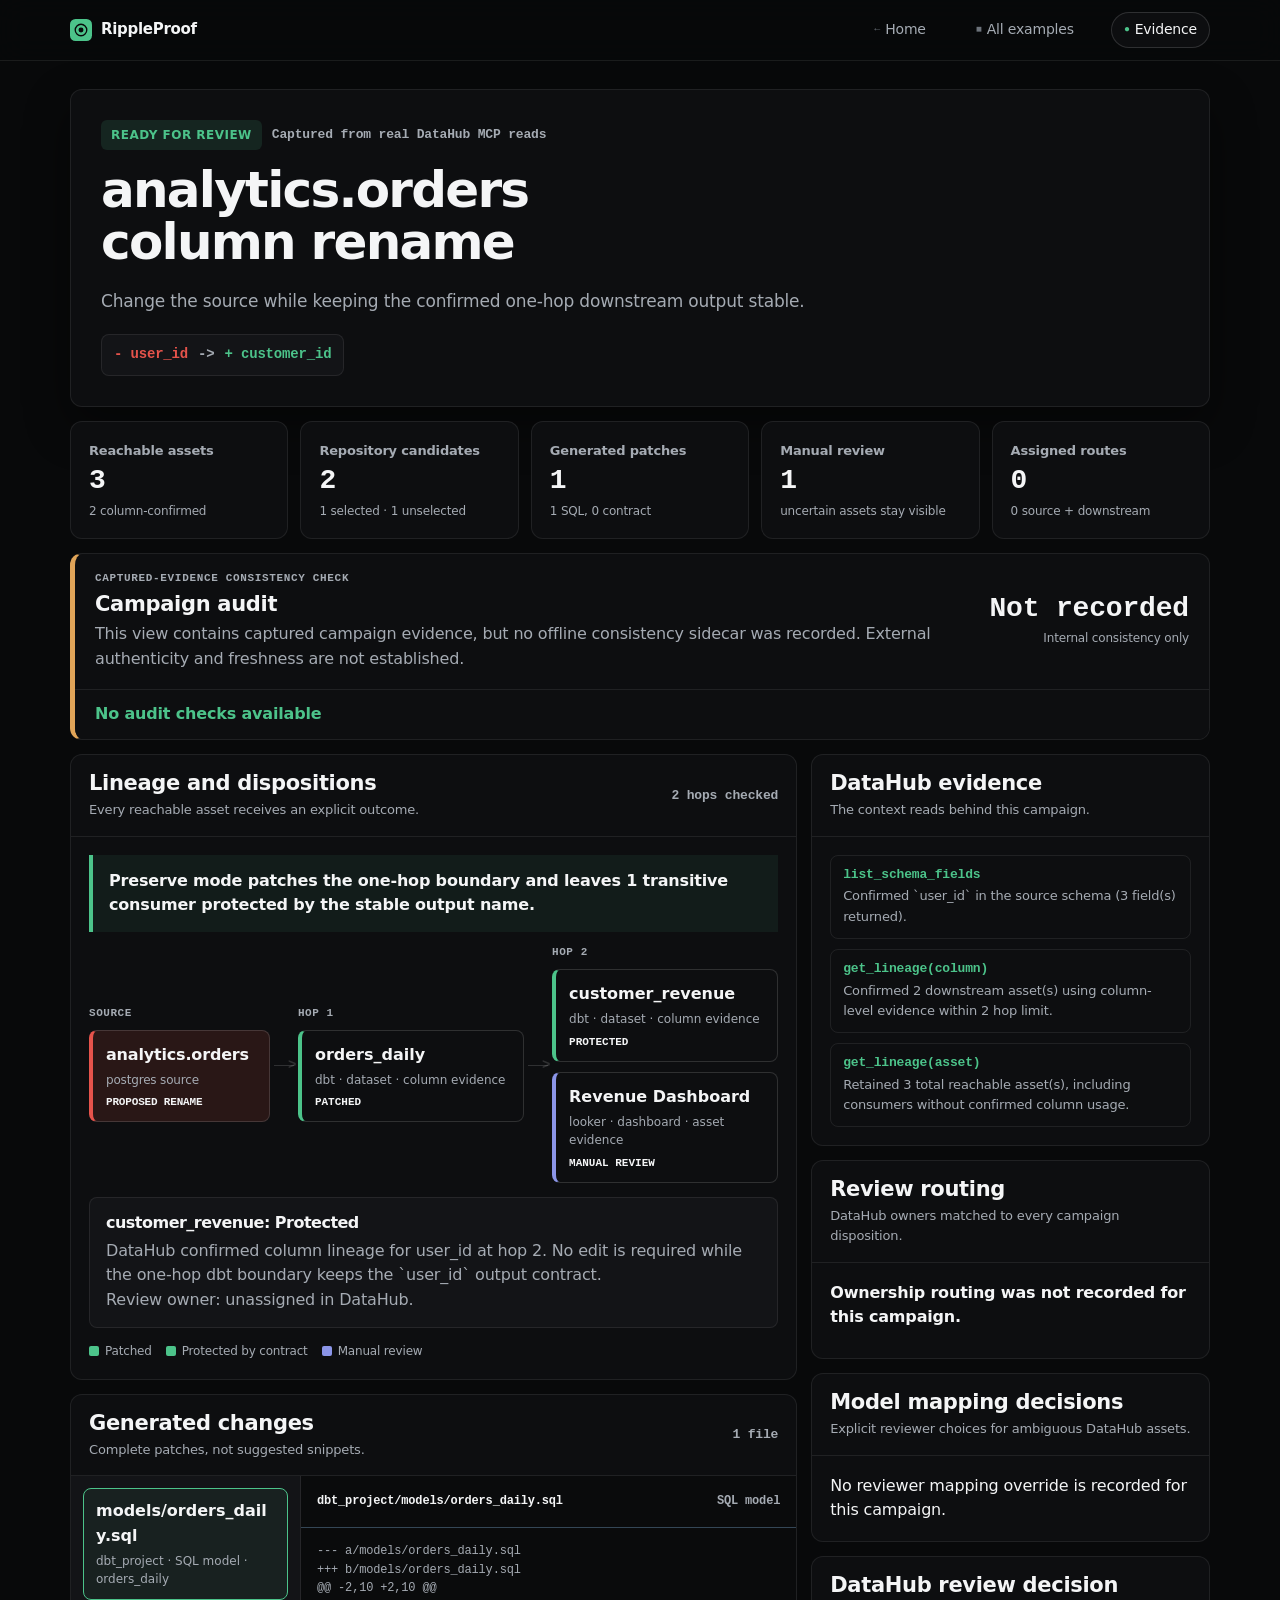
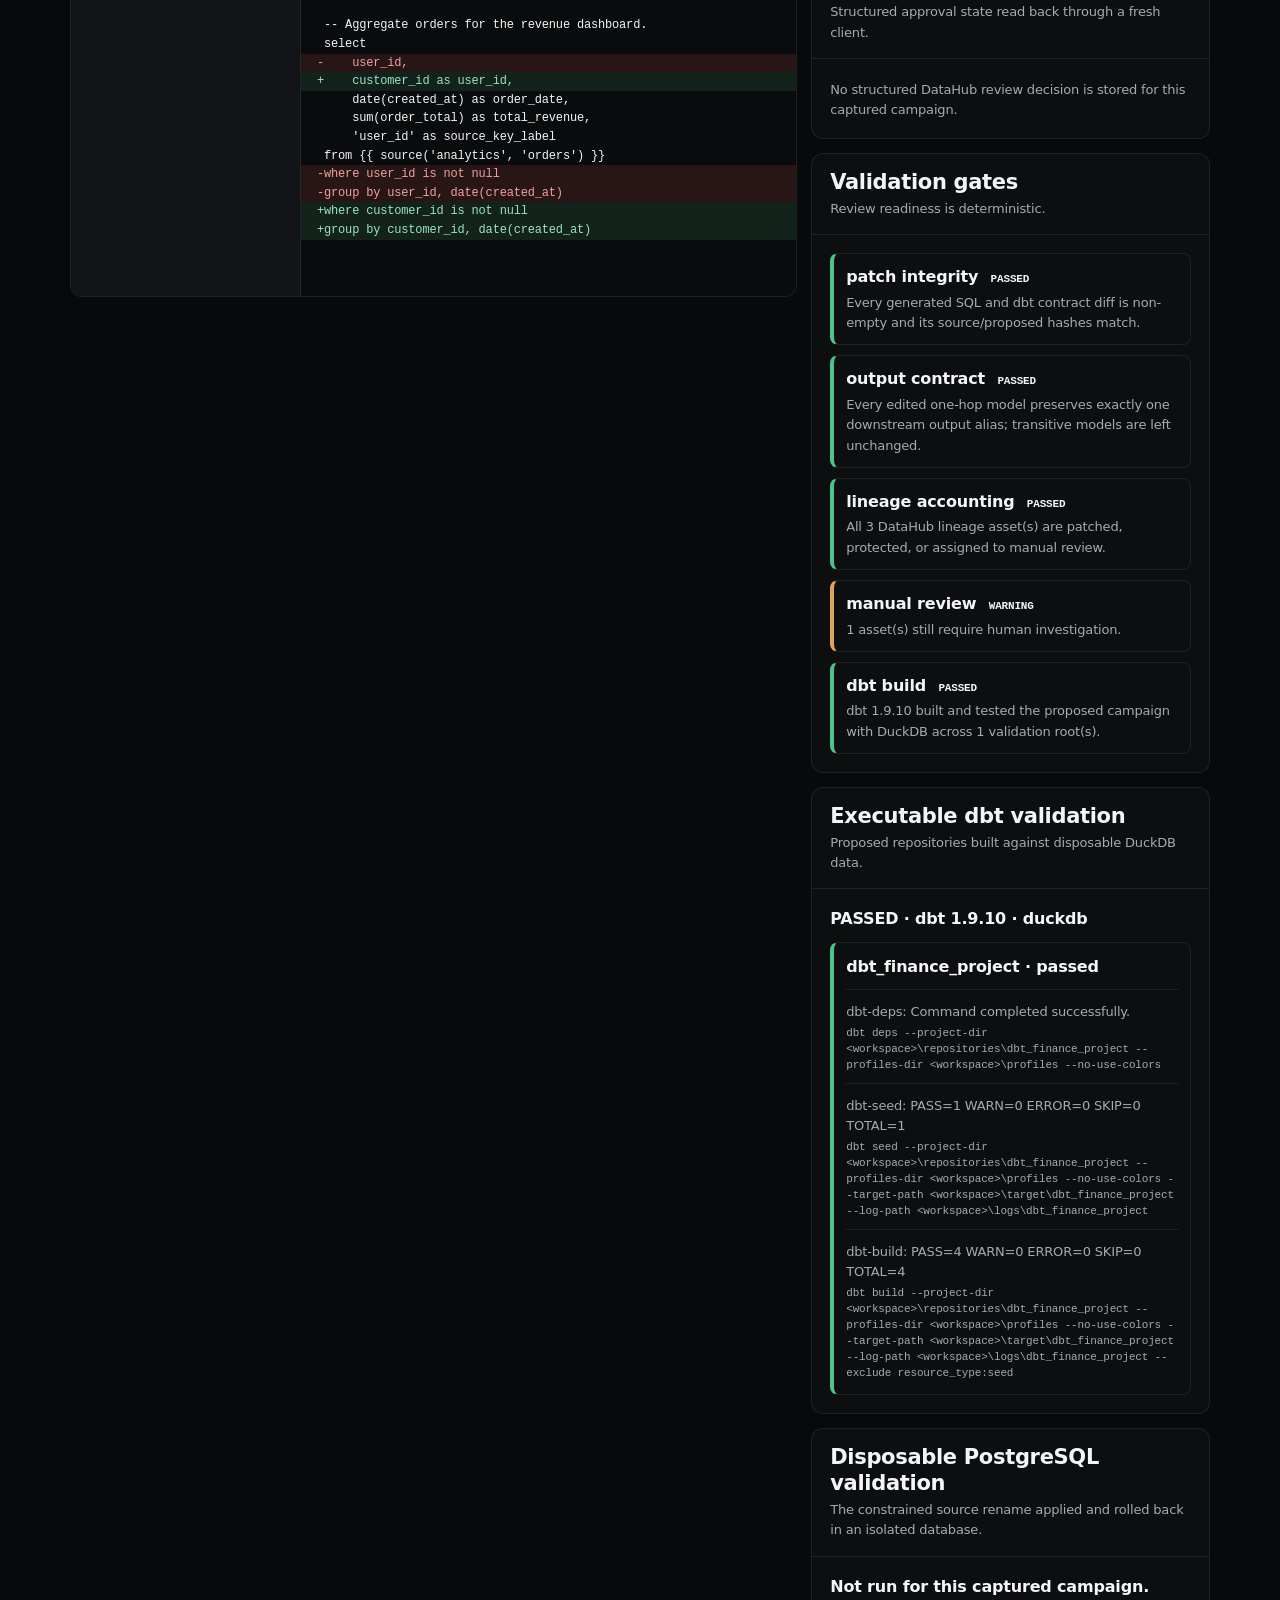
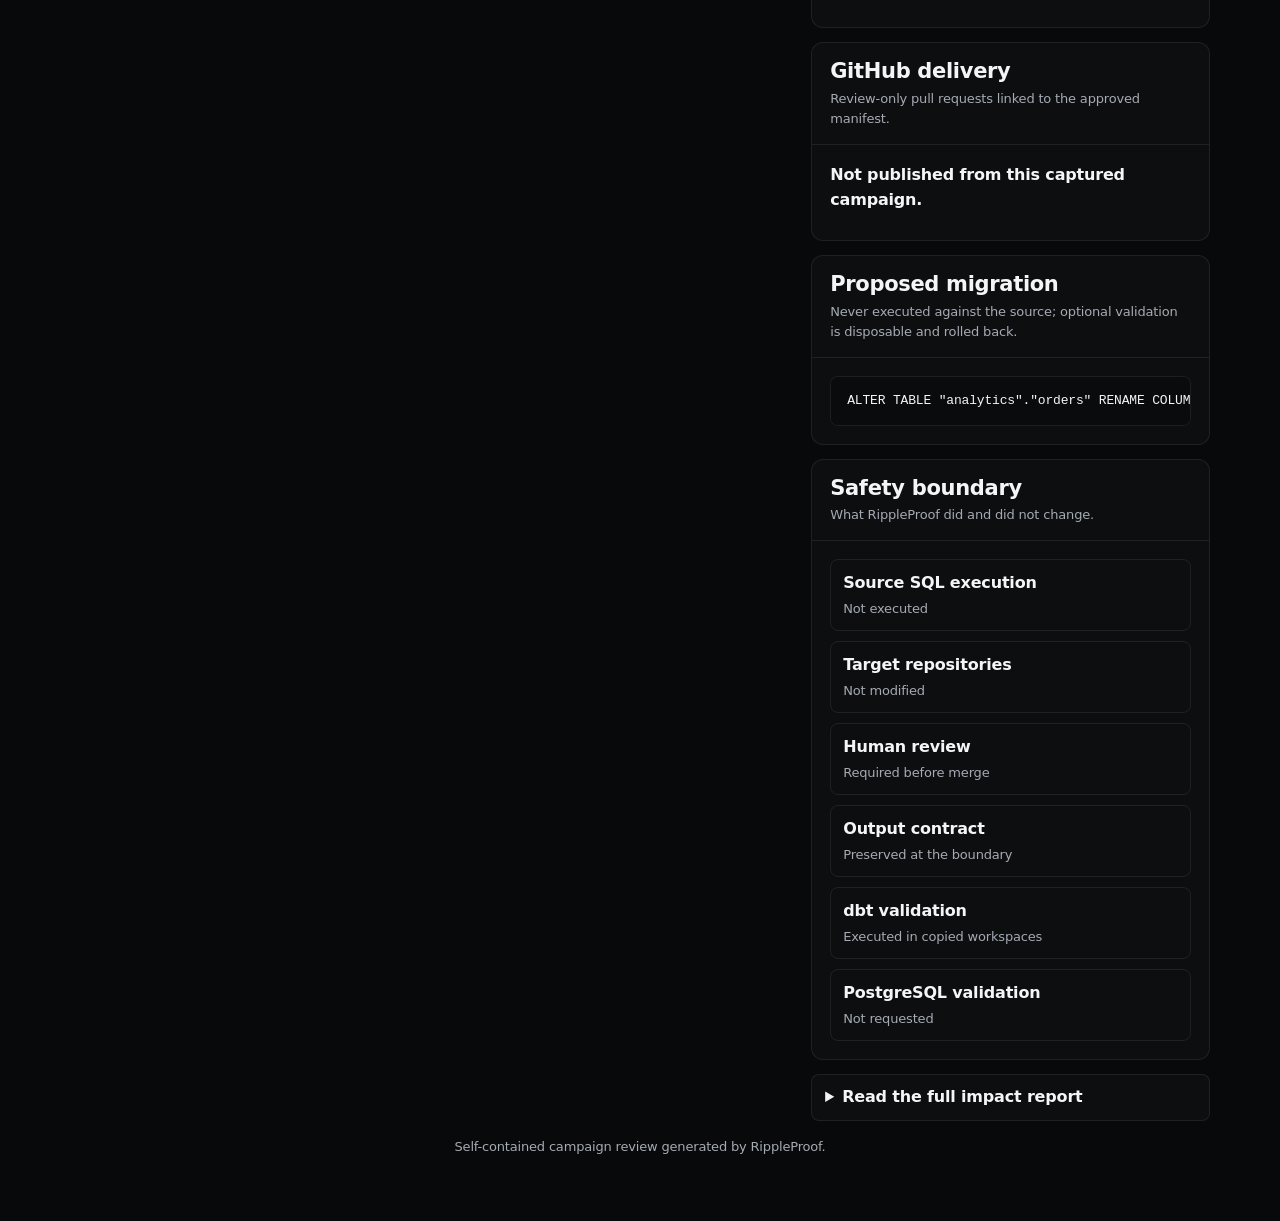
<file: examples/generated/campaign.html>
<!doctype html>
<html lang="en">
<head>
  <meta charset="utf-8">
  <meta name="viewport" content="width=device-width, initial-scale=1">
  <meta name="color-scheme" content="dark">
  <link rel="icon" href="data:image/svg+xml,%3Csvg xmlns='http://www.w3.org/2000/svg' viewBox='0 0 64 64'%3E%3Crect width='64' height='64' rx='14' fill='%2308090a'/%3E%3Cpath d='M17 46V18h16c9 0 14 5 14 12 0 5-3 9-8 11l9 5H37l-8-5h-2v5H17zm10-14h6c3 0 5-1 5-3s-2-3-5-3h-6v6z' fill='%234cc38a'/%3E%3C/svg%3E">
  <title>RippleProof campaign review</title>
  <style>
/* RippleProof design system. Generated from src/lineage_agent/design.py.
   Edit that module, then run scripts/build_site_css.py. Do not hand-edit. */

:root{
  --ground:#08090a; --surface:#0d0e10; --raised:#131417; --sunk:#0a0b0c;
  --line:rgba(255,255,255,.08); --line-2:rgba(255,255,255,.14);
  --ink:#f4f5f6; --ink-2:#a5abb3; --ink-3:#6c727a;
  --mint:#4cc38a; --mint-deep:#2a7d58; --mint-wash:rgba(76,195,138,.08);
  --amber:#e0a458; --amber-wash:rgba(224,164,88,.09);
  --red:#e5534b; --indigo:#8b95e8;
  --w:1140px; --r:10px;
  --sans:"Inter Variable","Inter","SF Pro Display",-apple-system,BlinkMacSystemFont,"Segoe UI",system-ui,sans-serif;
  --mono:"Cascadia Code","JetBrains Mono","SF Mono",ui-monospace,Consolas,monospace;
  color-scheme:dark;
}

*,*::before,*::after{box-sizing:border-box}
html{-webkit-text-size-adjust:100%;scroll-behavior:smooth}
[id]{scroll-margin-top:76px}
body{margin:0;background:var(--ground);color:var(--ink);font-family:var(--sans);
  font-size:16px;line-height:1.6;font-variation-settings:"wght" 400;
  letter-spacing:-.011em;-webkit-font-smoothing:antialiased}
h1,h2,h3{margin:0;font-variation-settings:"wght" 560;letter-spacing:-.032em;line-height:1.1}
h1{font-size:clamp(2.1rem,4.6vw,3.2rem);line-height:1.06;max-width:20ch;text-wrap:balance}
h2{font-size:clamp(1.5rem,3vw,2rem)}
p{margin:0}
a{color:inherit}
code,kbd,samp,pre{font-family:var(--mono)}
.wrap{width:min(100% - 40px,var(--w));margin-inline:auto}
.sr{position:absolute;width:1px;height:1px;overflow:hidden;clip:rect(0 0 0 0);white-space:nowrap}
.skip{position:absolute;left:-999px;top:0;z-index:100;background:var(--mint);color:#04120b;
  padding:10px 16px;border-radius:0 0 8px 0;font-weight:600}
.skip:focus{left:0}
:focus-visible{outline:2px solid var(--mint);outline-offset:3px;border-radius:4px}
.kicker{font-family:var(--mono);font-size:11.5px;letter-spacing:.1em;text-transform:uppercase;
  color:var(--ink-3);margin-bottom:14px}
.lede{color:var(--ink-2);font-size:16.5px;max-width:64ch}
h1 + .lede,h2 + .lede,h1 + p,h2 + p{margin-top:20px}

.nav{position:sticky;top:0;z-index:50;background:rgba(8,9,10,.72);
  -webkit-backdrop-filter:blur(14px) saturate(140%);backdrop-filter:blur(14px) saturate(140%);
  border-bottom:1px solid var(--line)}
.nav .wrap{display:flex;align-items:center;gap:24px;min-height:60px;flex-wrap:wrap}
.brand{display:flex;align-items:center;gap:9px;font-weight:600;letter-spacing:-.02em;
  text-decoration:none;font-size:15px;white-space:nowrap}
.mark{width:22px;height:22px;flex:none}
.nav nav{margin-left:auto;display:flex;align-items:center;gap:24px;flex-wrap:wrap}
.nav nav a{color:var(--ink-2);text-decoration:none;font-size:14px;white-space:nowrap;
  display:inline-flex;align-items:center;gap:5px;transition:color .18s ease}
.nav nav a:hover{color:var(--ink)}
.nav nav a.jump{position:relative}
.nav nav a.jump::after{content:"";position:absolute;left:0;right:100%;bottom:-6px;height:1px;
  background:var(--mint);transition:right .22s cubic-bezier(.16,1,.3,1)}
.nav nav a.jump:hover::after{right:0}
.nav nav a.away svg{opacity:.55;transition:opacity .18s ease,transform .18s ease}
.nav nav a.away:hover svg{opacity:1;transform:translate(1px,-1px)}
.gh{color:var(--ink)!important;border:1px solid var(--line-2);padding:6px 13px;border-radius:7px;
  transition:border-color .18s ease,background .18s ease}
.gh:hover{border-color:var(--mint);background:var(--mint-wash)}

/* the run -> review -> evidence progress trail, shared by all three example pages */
.steps{display:flex;gap:4px;margin-left:auto;flex-wrap:wrap;align-items:center}
.steps a{display:inline-flex;align-items:center;gap:7px;font-size:12.5px;color:var(--ink-2);
  text-decoration:none;padding:6px 12px;border-radius:999px;border:1px solid transparent;
  white-space:nowrap;transition:color .18s ease,border-color .18s ease,background .18s ease}
.steps a:hover{color:var(--ink);border-color:var(--line)}
.steps a[aria-current="page"]{color:var(--ink);border-color:var(--line-2);background:var(--surface)}
.steps a b{font-family:var(--mono);font-size:10px;color:var(--ink-3);font-weight:400}
.steps a[aria-current="page"] b{color:var(--mint)}
.steps a svg{opacity:.5}
@media(max-width:860px){.nav .wrap{gap:12px;padding-block:10px}.steps{margin-left:0;width:100%}}

.btn{display:inline-flex;align-items:center;gap:8px;padding:10px 18px;border-radius:8px;
  font-size:14.5px;font-variation-settings:"wght" 540;text-decoration:none;
  border:1px solid transparent;cursor:pointer;font-family:inherit;
  transition:transform .16s cubic-bezier(.16,1,.3,1),background .18s ease,border-color .18s ease}
.btn-primary{background:var(--mint);color:#04120b}
.btn-primary:hover{background:#5ed69a;transform:translateY(-1px)}
.btn-ghost{border-color:var(--line-2);color:var(--ink);background:transparent}
.btn-ghost:hover{border-color:var(--ink-3);background:rgba(255,255,255,.03);transform:translateY(-1px)}
.btn svg{opacity:.7}
.cta{display:flex;flex-wrap:wrap;gap:10px}
.pill{font-family:var(--mono);font-size:10.5px;letter-spacing:.06em;text-transform:uppercase;
  border-radius:20px;padding:3px 10px;border:1px solid var(--line-2);color:var(--ink-2)}
.pill-ok{color:var(--mint);border-color:rgba(76,195,138,.34)}
.pill-hold{color:var(--amber);border-color:rgba(224,164,88,.35)}
.pill-held{color:var(--indigo);border-color:rgba(139,149,232,.34)}
.pill-bad{color:var(--red);border-color:rgba(229,83,75,.35)}

.card{border:1px solid var(--line);border-radius:14px;background:var(--surface)}
.panel{border:1px solid var(--line);border-radius:var(--r);background:var(--sunk);overflow:hidden}
.panel-h{display:flex;align-items:center;gap:10px;padding:12px 16px;border-bottom:1px solid var(--line);
  background:rgba(255,255,255,.02);font-size:13.5px;font-variation-settings:"wght" 540}
.stats{display:flex;flex-wrap:wrap;gap:20px 30px}
.stat b{display:block;font-family:var(--mono);font-size:1.55rem;font-variation-settings:"wght" 500;
  line-height:1;letter-spacing:-.025em;color:var(--ink);font-variant-numeric:tabular-nums}
.stat b.ok{color:var(--mint)} .stat b.hold{color:var(--amber)}
.stat b.held{color:var(--indigo)} .stat b.bad{color:var(--red)}
.stat span{display:block;margin-top:8px;font-size:12.5px;color:var(--ink-3);line-height:1.45}
.note{color:var(--ink-3);font-size:13px;max-width:74ch}
.note code{color:var(--ink-2)}
footer{padding:40px 0 60px;border-top:1px solid var(--line);color:var(--ink-3);font-size:13.5px}
footer .wrap{display:flex;flex-wrap:wrap;gap:10px 22px;align-items:center}
footer a{color:var(--ink-2);text-decoration:none}
footer a:hover{color:var(--ink);text-decoration:underline}

@media(prefers-reduced-motion:reduce){
  html{scroll-behavior:auto}
  *,*::before,*::after{animation-duration:.001ms!important;animation-iteration-count:1!important;
    transition-duration:.001ms!important}
  .btn:hover{transform:none}
}


    /* This page keeps its own semantic names, bound to the shared palette, so a
       generated campaign reads identically to the rest of the site without
       rewriting every rule below. The CSS above is inlined rather than linked
       because a campaign is written into whatever output directory the operator
       chose and must survive being copied elsewhere. */
    :root {
      --ink-soft: var(--ink-2);
      --paper: var(--ground);
      --surface-strong: var(--raised);
      --line-strong: var(--line-2);
      --primary: var(--mint);
      --primary-soft: var(--mint-wash);
      --success: var(--mint);
      --success-soft: rgba(76, 195, 138, 0.13);
      --warning: var(--amber);
      --warning-soft: var(--amber-wash);
      --danger: var(--red);
      --danger-soft: rgba(229, 83, 75, 0.13);
      --manual: var(--indigo);
      --manual-soft: rgba(139, 149, 232, 0.14);
      --shadow: 0 18px 45px rgba(0, 0, 0, 0.45);
      --radius: 12px;
    }

    * { box-sizing: border-box; }
    html { scroll-behavior: smooth; }
    body {
      margin: 0;
      background: var(--paper);
      color: var(--ink);
      font: 16px/1.55 var(--sans);
    }
    button, a { touch-action: manipulation; }
    button { font: inherit; }
    button:focus-visible, a:focus-visible, summary:focus-visible {
      outline: 3px solid #3a8fc2;
      outline-offset: 3px;
    }
    .skip-link {
      position: fixed;
      left: 16px;
      top: 12px;
      z-index: 10;
      transform: translateY(-160%);
      background: var(--ink);
      color: var(--surface);
      padding: 10px 14px;
      border-radius: 8px;
    }
    .skip-link:focus { transform: translateY(0); }
    main { width: min(100% - 40px, var(--w)); margin: 0 auto; padding: 28px 0 64px; }
    .campaign-header {
      display: grid;
      grid-template-columns: minmax(0, 1fr) auto;
      gap: 28px;
      align-items: end;
      padding: 30px;
      border: 1px solid var(--line);
      border-radius: var(--radius);
      background: var(--surface);
      box-shadow: var(--shadow);
    }
    .status-line { display: flex; flex-wrap: wrap; align-items: center; gap: 10px; margin-bottom: 14px; }
    .status {
      display: inline-flex;
      align-items: center;
      min-height: 30px;
      padding: 4px 10px;
      border-radius: 6px;
      background: var(--success-soft);
      color: var(--success);
      font: 700 12px/1.2 var(--sans);
      letter-spacing: 0.04em;
      text-transform: uppercase;
    }
    .context-source { color: var(--ink-soft); font: 600 13px/1.2 var(--mono); }
    h1, h2, h3, p { margin-top: 0; }
    h1 { margin-bottom: 8px; font-size: clamp(30px, 4vw, 50px); line-height: 1.04; letter-spacing: -0.035em; }
    h2 { margin-bottom: 4px; font-size: 21px; line-height: 1.25; letter-spacing: -0.015em; }
    h3 { margin-bottom: 5px; font-size: 16px; line-height: 1.35; }
    .lede { max-width: 68ch; margin-bottom: 20px; color: var(--ink-soft); font-size: 17px; }
    .rename {
      width: fit-content;
      max-width: 100%;
      display: flex;
      flex-wrap: wrap;
      align-items: center;
      gap: 10px;
      padding: 10px 12px;
      border: 1px solid var(--line);
      border-radius: 8px;
      background: var(--surface-strong);
      font: 650 14px/1.4 var(--mono);
    }
    .rename .old { color: var(--danger); }
    .rename .arrow { color: var(--ink-soft); }
    .rename .new { color: var(--success); }
    .mode-picker { min-width: 260px; }
    .mode-label { margin-bottom: 8px; color: var(--ink-soft); font-size: 13px; font-weight: 650; }
    .tabs { display: flex; flex-wrap: wrap; gap: 8px; }
    .tab {
      min-height: 44px;
      padding: 9px 14px;
      border: 1px solid var(--line-strong);
      border-radius: 8px;
      background: var(--surface);
      color: var(--ink);
      cursor: pointer;
      font-weight: 650;
      transition: background 160ms ease, border-color 160ms ease, color 160ms ease;
    }
    .tab:hover { border-color: var(--primary); }
    .tab[aria-selected="true"] { border-color: var(--primary); background: var(--primary); color: var(--surface); }
    .metrics { display: grid; grid-template-columns: repeat(auto-fit, minmax(190px, 1fr)); gap: 12px; margin: 14px 0; }
    .metric { padding: 16px 18px; border: 1px solid var(--line); border-radius: var(--radius); background: var(--surface); }
    .metric-label { color: var(--ink-soft); font-size: 13px; font-weight: 650; }
    .metric-value { display: block; margin: 3px 0 1px; font: 750 28px/1.1 var(--mono); }
    .metric-detail { color: var(--ink-soft); font-size: 12px; }
    .audit-panel {
      margin-bottom: 14px;
      border: 1px solid var(--line);
      border-left: 5px solid var(--line-strong);
      border-radius: var(--radius);
      background: var(--surface);
      overflow: hidden;
    }
    .audit-panel[data-status="passed"] { border-left-color: var(--success); }
    .audit-panel[data-status="incomplete"] { border-left-color: var(--warning); }
    .audit-panel[data-status="failed"] { border-left-color: var(--danger); }
    .audit-overview {
      min-height: 92px;
      padding: 18px 20px;
      display: grid;
      grid-template-columns: minmax(0, 1fr) auto;
      gap: 24px;
      align-items: center;
    }
    .audit-kicker {
      display: block;
      margin-bottom: 5px;
      color: var(--ink-soft);
      font: 700 11px/1.2 var(--mono);
      letter-spacing: 0.06em;
      text-transform: uppercase;
    }
    .audit-summary { margin: 5px 0 0; color: var(--ink-soft); }
    .audit-score { min-width: 142px; text-align: right; }
    .audit-score strong { display: block; font: 750 28px/1.1 var(--mono); }
    .audit-score span { color: var(--ink-soft); font-size: 12px; }
    .audit-details { border: 0; border-top: 1px solid var(--line); border-radius: 0; }
    .audit-details summary {
      min-height: 48px;
      padding: 12px 20px;
      display: flex;
      align-items: center;
      color: var(--primary);
    }
    .audit-checks {
      display: grid;
      grid-template-columns: repeat(2, minmax(0, 1fr));
      gap: 10px;
      padding: 0 20px 20px;
    }
    .audit-check { padding: 11px 12px; border: 1px solid var(--line); border-left: 4px solid var(--line-strong); border-radius: 8px; }
    .audit-check[data-status="passed"] { border-left-color: var(--success); }
    .audit-check[data-status="incomplete"] { border-left-color: var(--warning); }
    .audit-check[data-status="failed"] { border-left-color: var(--danger); }
    .audit-check-title { display: block; font-weight: 750; }
    .audit-check-detail { display: block; margin-top: 3px; color: var(--ink-soft); font-size: 13px; }
    .grid { display: grid; grid-template-columns: minmax(0, 1.55fr) minmax(320px, 0.85fr); gap: 14px; align-items: start; }
    .stack { display: grid; gap: 14px; }
    .panel { border: 1px solid var(--line); border-radius: var(--radius); background: var(--surface); overflow: hidden; }
    .panel-head {
      min-height: 68px;
      padding: 15px 18px;
      display: flex;
      align-items: center;
      justify-content: space-between;
      gap: 16px;
      border-bottom: 1px solid var(--line);
    }
    .panel-head p { margin: 0; color: var(--ink-soft); font-size: 13px; }
    .panel-body { padding: 18px; }
    .mode-summary {
      margin-bottom: 14px;
      padding: 14px 16px;
      border-left: 4px solid var(--primary);
      background: var(--primary-soft);
      color: var(--ink);
      font-weight: 600;
    }
    .lineage-levels { display: grid; grid-template-columns: minmax(170px, 0.8fr) repeat(var(--hop-count, 1), minmax(190px, 1fr)); gap: 28px; align-items: stretch; }
    .lineage-level { position: relative; display: grid; align-content: center; gap: 10px; }
    .lineage-level + .lineage-level::before {
      content: "";
      position: absolute;
      width: 20px;
      height: 1px;
      left: -24px;
      top: 50%;
      background: var(--line-strong);
    }
    .lineage-level + .lineage-level::after {
      content: ">";
      position: absolute;
      left: -10px;
      top: calc(50% - 10px);
      color: var(--line-strong);
      font: 700 14px/20px var(--mono);
    }
    .level-label { color: var(--ink-soft); font: 650 11px/1.2 var(--mono); letter-spacing: 0.05em; text-transform: uppercase; }
    .asset {
      width: 100%;
      min-height: 76px;
      padding: 12px 13px;
      text-align: left;
      border: 1px solid var(--line-strong);
      border-left-width: 4px;
      border-radius: 8px;
      background: var(--surface);
      color: var(--ink);
    }
    button.asset { cursor: pointer; transition: background 160ms ease, border-color 160ms ease; }
    button.asset:hover { background: var(--surface-strong); border-color: var(--primary); }
    .asset[data-state="patched"] { border-left-color: var(--success); }
    .asset[data-state="protected"] { border-left-color: var(--primary); }
    .asset[data-state="manual"] { border-left-color: var(--manual); }
    .asset[data-state="source"] { border-left-color: var(--danger); background: var(--danger-soft); }
    .asset-name { display: block; overflow-wrap: anywhere; font-weight: 750; }
    .asset-meta { display: block; margin-top: 3px; color: var(--ink-soft); font-size: 12px; }
    .asset-state { display: block; margin-top: 7px; font: 700 11px/1.2 var(--mono); text-transform: uppercase; }
    .asset-detail { margin-top: 14px; padding: 14px 16px; border: 1px solid var(--line); border-radius: 8px; background: var(--surface-strong); }
    .asset-detail p { margin-bottom: 0; color: var(--ink-soft); }
    .legend { display: flex; flex-wrap: wrap; gap: 14px; margin-top: 14px; color: var(--ink-soft); font-size: 12px; }
    .legend-item { display: inline-flex; align-items: center; gap: 6px; }
    .swatch { width: 10px; height: 10px; border-radius: 2px; background: var(--line-strong); }
    .swatch.patched { background: var(--success); }
    .swatch.protected { background: var(--primary); }
    .swatch.manual { background: var(--manual); }
    .evidence-list, .validation-list, .safety-list { display: grid; gap: 10px; margin: 0; padding: 0; list-style: none; }
    .evidence-item, .validation-item, .safety-item { min-width: 0; padding: 11px 12px; border: 1px solid var(--line); border-radius: 8px; }
    .routing-item { padding: 11px 12px; border: 1px solid var(--line); border-left: 4px solid var(--line-strong); border-radius: 8px; }
    .routing-item[data-status="assigned"] { border-left-color: var(--success); }
    .routing-item[data-status="unassigned"] { border-left-color: var(--warning); }
    .evidence-tool { display: block; color: var(--primary); font: 700 13px/1.3 var(--mono); }
    .evidence-detail, .validation-detail, .safety-detail { display: block; margin-top: 3px; overflow-wrap: anywhere; color: var(--ink-soft); font-size: 13px; }
    .execution-summary { margin-bottom: 10px; font-weight: 750; }
    .execution-project { padding: 12px; border: 1px solid var(--line); border-left: 4px solid var(--line-strong); border-radius: 8px; }
    .execution-project[data-status="passed"] { border-left-color: var(--success); }
    .execution-project[data-status="failed"] { border-left-color: var(--danger); }
    .execution-step { margin-top: 9px; padding-top: 9px; border-top: 1px solid var(--line); }
    .execution-command { display: block; margin-top: 4px; overflow-wrap: anywhere; color: var(--ink-soft); font: 11px/1.45 var(--mono); }
    .delivery-repo { padding: 12px; border: 1px solid var(--line); border-left: 4px solid var(--line-strong); border-radius: 8px; }
    .delivery-repo[data-status="passed"] { border-left-color: var(--success); }
    .delivery-repo[data-status="failed"] { border-left-color: var(--danger); }
    .delivery-link { display: inline-flex; min-height: 44px; margin-top: 3px; align-items: center; color: var(--primary); font-weight: 750; text-decoration-thickness: 1px; text-underline-offset: 3px; overflow-wrap: anywhere; }
    .delivery-link:focus-visible { border-radius: 2px; }
    .decision-card { padding: 14px; border: 1px solid var(--line); border-left: 4px solid var(--success); border-radius: 8px; background: var(--success-soft); }
    .decision-status { display: block; color: var(--success); font: 750 13px/1.3 var(--mono); text-transform: uppercase; }
    .decision-grid { display: grid; gap: 8px; margin-top: 12px; }
    .decision-row { display: grid; gap: 2px; padding-top: 8px; border-top: 1px solid rgba(23, 107, 77, 0.24); }
    .decision-label { color: var(--ink-soft); font-size: 12px; font-weight: 700; }
    .decision-value { overflow-wrap: anywhere; color: var(--ink); font: 12px/1.45 var(--mono); }
    .validation-item { border-left-width: 4px; }
    .validation-item[data-status="passed"] { border-left-color: var(--success); }
    .validation-item[data-status="warning"] { border-left-color: var(--warning); }
    .validation-item[data-status="failed"] { border-left-color: var(--danger); }
    .validation-name { font-weight: 750; }
    .validation-status { margin-left: 7px; font: 700 11px/1 var(--mono); text-transform: uppercase; }
    .artifacts-layout { display: grid; grid-template-columns: minmax(230px, 0.6fr) minmax(0, 1.4fr); min-height: 420px; }
    .artifact-list { padding: 12px; border-right: 1px solid var(--line); background: var(--surface-strong); }
    .artifact-button {
      width: 100%;
      min-height: 58px;
      margin-bottom: 8px;
      padding: 10px 12px;
      text-align: left;
      border: 1px solid transparent;
      border-radius: 8px;
      background: transparent;
      color: var(--ink);
      cursor: pointer;
    }
    .artifact-button:hover { border-color: var(--line-strong); background: var(--surface); }
    .artifact-button[aria-selected="true"] { border-color: var(--primary); background: var(--primary-soft); }
    .artifact-title { display: block; overflow-wrap: anywhere; font-weight: 700; }
    .artifact-meta { display: block; margin-top: 3px; color: var(--ink-soft); font-size: 12px; }
    .diff-wrap { min-width: 0; background: #0a0b0c; color: var(--ink); }
    .diff-toolbar { min-height: 52px; padding: 11px 16px; display: flex; align-items: center; justify-content: space-between; gap: 14px; border-bottom: 1px solid #344656; }
    .diff-path { overflow-wrap: anywhere; font: 650 12px/1.4 var(--mono); }
    .diff-count { color: var(--ink-soft); font: 600 12px/1.2 var(--mono); white-space: nowrap; }
    pre { margin: 0; }
    .diff { max-height: 520px; overflow: auto; padding: 14px 0 20px; font: 12px/1.55 var(--mono); tab-size: 4; }
    .diff-line { display: block; min-width: max-content; padding: 0 16px; white-space: pre; }
    .diff-line.add { background: rgba(76, 195, 138, 0.13); color: #9be3c0; }
    .diff-line.remove { background: rgba(235, 87, 87, 0.13); color: #f0a1a1; }
    .diff-line.header { color: var(--ink-soft); }
    .migration { padding: 14px 16px; overflow: auto; border: 1px solid var(--line); border-radius: 8px; background: #0a0b0c; color: var(--ink); font: 13px/1.55 var(--mono); }
    details { border: 1px solid var(--line); border-radius: 8px; background: var(--surface); }
    summary { min-height: 44px; padding: 10px 13px; cursor: pointer; font-weight: 700; }
    .report { max-height: 360px; overflow: auto; padding: 0 14px 14px; color: var(--ink-soft); font: 13px/1.55 var(--mono); white-space: pre-wrap; }
    .empty { min-height: 220px; display: grid; place-items: center; padding: 28px; text-align: center; color: var(--ink-soft); }
    .footer { margin-top: 16px; color: var(--ink-soft); font-size: 13px; text-align: center; }

    @media (max-width: 1140px) {
      .campaign-header { grid-template-columns: 1fr; align-items: start; }
      .mode-picker { min-width: 0; }
      .metrics { grid-template-columns: repeat(2, minmax(0, 1fr)); }
      .audit-checks { grid-template-columns: 1fr; }
      .grid { grid-template-columns: 1fr; }
      .lineage-levels { grid-template-columns: 1fr; gap: 22px; }
      .lineage-level + .lineage-level::before { width: 1px; height: 16px; left: 22px; top: -19px; }
      .lineage-level + .lineage-level::after { content: "v"; left: 17px; top: -12px; }
    }
    @media (max-width: 700px) {
      main { width: min(100% - 24px, var(--w)); }
      .top-note { display: none; }
      .top-links a { padding: 5px 8px; font-size: 12.5px; }
      main { padding-top: 14px; }
      .campaign-header { padding: 20px; }
      .metrics { grid-template-columns: 1fr 1fr; gap: 8px; }
      .audit-overview { grid-template-columns: 1fr; gap: 12px; }
      .audit-score { text-align: left; }
      .metric { padding: 13px; }
      .metric-value { font-size: 23px; }
      .panel-head { align-items: flex-start; flex-direction: column; gap: 4px; }
      .panel-body { padding: 14px; }
      .artifacts-layout { grid-template-columns: 1fr; }
      .artifact-list { border-right: 0; border-bottom: 1px solid var(--line); }
    }
    @media (prefers-reduced-motion: reduce) {
      html { scroll-behavior: auto; }
      *, *::before, *::after { transition-duration: 0.01ms !important; animation-duration: 0.01ms !important; }
    }
    @media print {
      .nav, .mode-picker, .artifact-list { display: none; }
      body { background: var(--surface); }
      main { width: 100%; padding: 0; }
      .campaign-header, .panel, .metric { box-shadow: none; break-inside: avoid; }
      .grid { grid-template-columns: 1fr; }
      .artifacts-layout { grid-template-columns: 1fr; }
      .diff { max-height: none; }
    }
  </style>
</head>
<body>
  <a class="skip-link" href="#content">Skip to campaign</a>
  <header class="nav">
    <div class="wrap">
      <a class="brand" href="../../index.html"><svg class="mark" viewBox="0 0 32 32" aria-hidden="true"><rect width="32" height="32" rx="8" fill="#4cc38a"/><circle cx="16" cy="16" r="3.6" fill="#08090a"/><circle cx="16" cy="16" r="8.4" fill="none" stroke="#08090a" stroke-width="1.9"/></svg> RippleProof</a>
      <nav class="steps" aria-label="Primary">
        <a href="../../index.html"><b>&larr;</b> Home</a>
        <a href="../index.html"><b>&#9632;</b> All examples</a>
        <a aria-current="page"><b>&#9679;</b> Evidence</a>
      </nav>
    </div>
  </header>
  <main id="content">
    <section class="campaign-header" aria-labelledby="campaign-title">
      <div>
        <div class="status-line"><span class="status" id="status">Ready for review</span><span class="context-source" id="context-source"></span></div>
        <h1 id="campaign-title">Change campaign</h1>
        <p class="lede" id="lede"></p>
        <div class="rename" aria-label="Proposed column rename"><span class="old" id="old-column"></span><span class="arrow" aria-hidden="true">-&gt;</span><span class="new" id="new-column"></span></div>
      </div>
      <div class="mode-picker" id="mode-picker">
        <div class="mode-label">Migration policy</div>
        <div class="tabs" id="tabs" role="tablist" aria-label="Campaign mode"></div>
      </div>
    </section>

    <section class="metrics" aria-label="Campaign summary" id="metrics"></section>

    <section class="audit-panel" id="audit-panel" data-status="incomplete" aria-labelledby="audit-title">
      <div class="audit-overview">
        <div>
          <span class="audit-kicker">Captured-evidence consistency check</span>
          <h2 id="audit-title">Campaign audit</h2>
          <p class="audit-summary" id="audit-summary"></p>
        </div>
        <div class="audit-score"><strong id="audit-score">Not recorded</strong><span id="audit-scope">Internal consistency only</span></div>
      </div>
      <details class="audit-details" id="audit-details">
        <summary id="audit-toggle">Show audit checks</summary>
        <div class="audit-checks" id="audit-checks"></div>
      </details>
    </section>

    <div class="grid">
      <div class="stack">
        <section class="panel" aria-labelledby="lineage-title">
          <div class="panel-head"><div><h2 id="lineage-title">Lineage and dispositions</h2><p>Every reachable asset receives an explicit outcome.</p></div><span class="context-source" id="hop-depth"></span></div>
          <div class="panel-body">
            <div class="mode-summary" id="mode-summary"></div>
            <div class="lineage-levels" id="lineage-levels"></div>
            <div class="asset-detail" id="asset-detail" aria-live="polite"></div>
            <div class="legend" aria-label="Asset disposition legend"><span class="legend-item"><span class="swatch patched"></span>Patched</span><span class="legend-item"><span class="swatch protected"></span>Protected by contract</span><span class="legend-item"><span class="swatch manual"></span>Manual review</span></div>
          </div>
        </section>

        <section class="panel" aria-labelledby="artifacts-title">
          <div class="panel-head"><div><h2 id="artifacts-title">Generated changes</h2><p>Complete patches, not suggested snippets.</p></div><span class="context-source" id="artifact-total"></span></div>
          <div class="artifacts-layout" id="artifacts-layout">
            <div class="artifact-list" id="artifact-list" role="tablist" aria-label="Generated artifacts"></div>
            <div class="diff-wrap" id="diff-wrap" role="tabpanel"></div>
          </div>
        </section>
      </div>

      <aside class="stack" aria-label="Campaign evidence">
        <section class="panel" aria-labelledby="evidence-title">
          <div class="panel-head"><div><h2 id="evidence-title">DataHub evidence</h2><p>The context reads behind this campaign.</p></div></div>
          <div class="panel-body"><ol class="evidence-list" id="evidence-list"></ol></div>
        </section>
        <section class="panel" aria-labelledby="routing-title">
          <div class="panel-head"><div><h2 id="routing-title">Review routing</h2><p>DataHub owners matched to every campaign disposition.</p></div></div>
          <div class="panel-body"><div class="execution-summary" id="routing-summary"></div><div class="evidence-list" id="routing-list"></div></div>
        </section>
        <section class="panel" aria-labelledby="mapping-title">
          <div class="panel-head"><div><h2 id="mapping-title">Model mapping decisions</h2><p>Explicit reviewer choices for ambiguous DataHub assets.</p></div></div>
          <div class="panel-body"><div class="evidence-list" id="mapping-list"></div></div>
        </section>
        <section class="panel" aria-labelledby="decision-title">
          <div class="panel-head"><div><h2 id="decision-title">DataHub review decision</h2><p>Structured approval state read back through a fresh client.</p></div></div>
          <div class="panel-body" id="decision-body"></div>
        </section>
        <section class="panel" aria-labelledby="validation-title">
          <div class="panel-head"><div><h2 id="validation-title">Validation gates</h2><p>Review readiness is deterministic.</p></div></div>
          <div class="panel-body"><ul class="validation-list" id="validation-list"></ul></div>
        </section>
        <section class="panel" aria-labelledby="execution-title">
          <div class="panel-head"><div><h2 id="execution-title">Executable dbt validation</h2><p>Proposed repositories built against disposable DuckDB data.</p></div></div>
          <div class="panel-body"><div class="execution-summary" id="execution-summary"></div><div class="evidence-list" id="execution-list"></div></div>
        </section>
        <section class="panel" aria-labelledby="postgres-title">
          <div class="panel-head"><div><h2 id="postgres-title">Disposable PostgreSQL validation</h2><p>The constrained source rename applied and rolled back in an isolated database.</p></div></div>
          <div class="panel-body"><div class="execution-summary" id="postgres-summary"></div><div class="evidence-list" id="postgres-list"></div></div>
        </section>
        <section class="panel" aria-labelledby="delivery-title">
          <div class="panel-head"><div><h2 id="delivery-title">GitHub delivery</h2><p>Review-only pull requests linked to the approved manifest.</p></div></div>
          <div class="panel-body"><div class="execution-summary" id="delivery-summary"></div><div class="evidence-list" id="delivery-list"></div></div>
        </section>
        <section class="panel" aria-labelledby="migration-title">
          <div class="panel-head"><div><h2 id="migration-title">Proposed migration</h2><p>Never executed against the source; optional validation is disposable and rolled back.</p></div></div>
          <div class="panel-body"><pre class="migration" id="migration"></pre></div>
        </section>
        <section class="panel" aria-labelledby="safety-title">
          <div class="panel-head"><div><h2 id="safety-title">Safety boundary</h2><p>What RippleProof did and did not change.</p></div></div>
          <div class="panel-body"><ul class="safety-list" id="safety-list"></ul></div>
        </section>
        <details><summary>Read the full impact report</summary><pre class="report" id="impact-report"></pre></details>
      </aside>
    </div>
    <p class="footer">Self-contained campaign review generated by RippleProof.</p>
  </main>
  <script id="campaign-data" type="application/json">[{"manifest":{"campaignReplay":"campaign.html","contractPatches":[],"dataHubContext":{"capture":"live-mcp","interface":"official MCP server","maxHops":2,"reads":[{"detail":"Confirmed `user_id` in the source schema (3 field(s) returned).","tool":"list_schema_fields"},{"detail":"Confirmed 2 downstream asset(s) using column-level evidence within 2 hop limit.","tool":"get_lineage(column)"},{"detail":"Retained 3 total reachable asset(s), including consumers without confirmed column usage.","tool":"get_lineage(asset)"}],"transport":"stdio"},"dbtValidation":{"adapter":"duckdb","dbtVersion":"1.9.10","isolation":"temporary copied repositories and a disposable DuckDB database","projects":[{"repository":"dbt_finance_project","status":"passed","steps":[{"command":["dbt","deps","--project-dir","<workspace>\\repositories\\dbt_finance_project","--profiles-dir","<workspace>\\profiles","--no-use-colors"],"exitCode":0,"name":"dbt-deps","outputTail":"21:23:01  Running with dbt=1.9.10\n21:23:02  Updating lock file in file path: <workspace>\\repositories\\dbt_finance_project/package-lock.yml\n21:23:02  Installing ../dbt_project\n21:23:02  Installed from <local @ ../dbt_project>","status":"passed","summary":"Command completed successfully."},{"command":["dbt","seed","--project-dir","<workspace>\\repositories\\dbt_finance_project","--profiles-dir","<workspace>\\profiles","--no-use-colors","--target-path","<workspace>\\target\\dbt_finance_project","--log-path","<workspace>\\logs\\dbt_finance_project"],"exitCode":0,"name":"dbt-seed","outputTail":"21:23:13  Running with dbt=1.9.10\n21:23:15  Registered adapter: duckdb=1.9.6\n21:23:16  Unable to do partial parsing because saved manifest not found. Starting full parse.\n21:23:26  Found 2 models, 1 seed, 2 data tests, 1 source, 472 macros\n21:23:26\n21:23:26  Concurrency: 1 threads (target='validation')\n21:23:26\n21:23:28  1 of 1 START seed file main.orders_after_rename ................................ [RUN]\n21:23:28  1 of 1 OK loaded seed file main.orders_after_rename ............................ [INSERT 3 in 0.51s]\n21:23:28\n21:23:28  Finished running 1 seed in 0 hours 0 minutes and 1.60 seconds (1.60s).\n21:23:28\n21:23:28  Completed successfully\n21:23:28\n21:23:28  Done. PASS=1 WARN=0 ERROR=0 SKIP=0 TOTAL=1","status":"passed","summary":"PASS=1 WARN=0 ERROR=0 SKIP=0 TOTAL=1"},{"command":["dbt","build","--project-dir","<workspace>\\repositories\\dbt_finance_project","--profiles-dir","<workspace>\\profiles","--no-use-colors","--target-path","<workspace>\\target\\dbt_finance_project","--log-path","<workspace>\\logs\\dbt_finance_project","--exclude","resource_type:seed"],"exitCode":0,"name":"dbt-build","outputTail":"21:23:40  Running with dbt=1.9.10\n21:23:42  Registered adapter: duckdb=1.9.6\n21:23:45  Found 2 models, 1 seed, 2 data tests, 1 source, 472 macros\n21:23:45\n21:23:45  Concurrency: 1 threads (target='validation')\n21:23:45\n21:23:46  1 of 4 START sql table model main.orders_daily ................................. [RUN]\n21:23:46  1 of 4 OK created sql table model main.orders_daily ............................ [OK in 0.58s]\n21:23:46  2 of 4 START test not_null_orders_daily_user_id ................................ [RUN]\n21:23:47  2 of 4 PASS not_null_orders_daily_user_id ...................................... [PASS in 0.30s]\n21:23:47  3 of 4 START sql table model main.customer_revenue ............................. [RUN]\n21:23:47  3 of 4 OK created sql table model main.customer_revenue ........................ [OK in 0.23s]\n21:23:47  4 of 4 START test not_null_customer_revenue_user_id ............................ [RUN]\n21:23:47  4 of 4 PASS not_null_customer_revenue_user_id .................................. [PASS in 0.20s]\n21:23:47\n21:23:47  Finished running 2 table models, 2 data tests in 0 hours 0 minutes and 2.08 seconds (2.08s).\n21:23:47\n21:23:47  Completed successfully\n21:23:47\n21:23:47  Done. PASS=4 WARN=0 ERROR=0 SKIP=0 TOTAL=4","status":"passed","summary":"PASS=4 WARN=0 ERROR=0 SKIP=0 TOTAL=4"}]}],"status":"passed"},"downstreamColumnMode":"preserve","downstreamPatches":[{"assetName":"orders_daily","assetUrn":"urn:li:dataset:(urn:li:dataPlatform:dbt,orders_daily,PROD)","diffPath":"patches/dbt_project/models/orders_daily.sql.patch","discovery":"dbt-manifest","preservedOutputAliases":1,"proposedPath":"proposed/dbt_project/models/orders_daily.sql","proposedSha256":"fb51d87f722da53abd02da8ea2eff613bf427e4e3de5f060b435303b648a86b2","remainingExecutableOldIdentifiers":1,"replacementCount":3,"repository":"dbt_project","sourcePath":"models/orders_daily.sql","sourceSha256":"0a1a04139fa416b8c5896454d1e5c8e54acc9e84b1a43872a06341ec34e2648e"}],"generator":"OpenAI gpt-5.6-sol structured intent","impactReport":"impact-report.md","lineageAssets":[{"columns":["user_id"],"degree":2,"evidence":"column","name":"customer_revenue","platform":"dbt","type":"DATASET","urn":"urn:li:dataset:(urn:li:dataPlatform:dbt,customer_revenue,PROD)"},{"columns":["user_id"],"degree":1,"evidence":"column","name":"orders_daily","platform":"dbt","type":"DATASET","urn":"urn:li:dataset:(urn:li:dataPlatform:dbt,orders_daily,PROD)"},{"columns":[],"degree":2,"evidence":"asset","name":"Revenue Dashboard","platform":"looker","type":"DASHBOARD","urn":"urn:li:dashboard:(looker,revenue_dashboard)"}],"manualReview":[{"assetName":"Revenue Dashboard","assetUrn":"urn:li:dashboard:(looker,revenue_dashboard)","reason":"DataHub reports asset-level reachability but not column usage."}],"migration":"migration.sql","protectedByContract":[{"assetName":"customer_revenue","assetUrn":"urn:li:dataset:(urn:li:dataPlatform:dbt,customer_revenue,PROD)","boundaryAssets":["urn:li:dataset:(urn:li:dataPlatform:dbt,orders_daily,PROD)"],"reason":"No edit is required while the one-hop dbt boundary keeps the `user_id` output contract."}],"readyForReview":true,"safety":{"dbtValidationExecuted":true,"downstreamOutputContractMayChange":false,"humanReviewRequired":true,"sqlExecuted":false,"targetRepositoriesModified":false,"transitiveConsumersModified":false},"schemaVersion":4,"source":{"dataset":"analytics.orders","instruction":"Please change the user identifier from user_id to customer_id","platform":"postgres","rename":{"newColumn":"customer_id","oldColumn":"user_id"},"urn":"urn:li:dataset:(urn:li:dataPlatform:postgres,analytics.orders,PROD)"},"targetRepositories":["dbt_project","dbt_finance_project"],"validations":[{"detail":"Every generated SQL and dbt contract diff is non-empty and its source/proposed hashes match.","id":"patch-integrity","status":"passed"},{"detail":"Every edited one-hop model preserves exactly one downstream output alias; transitive models are left unchanged.","id":"output-contract","status":"passed"},{"detail":"All 3 DataHub lineage asset(s) are patched, protected, or assigned to manual review.","id":"lineage-accounting","status":"passed"},{"detail":"1 asset(s) still require human investigation.","id":"manual-review","status":"warning"},{"detail":"dbt 1.9.10 built and tested the proposed campaign with DuckDB across 1 validation root(s).","id":"dbt-build","status":"passed"}]},"migrationSql":"ALTER TABLE \"analytics\".\"orders\" RENAME COLUMN \"user_id\" TO \"customer_id\";\n","impactReport":"# RippleProof Change Impact Report\n\n> Proposed change only. RippleProof does not execute this SQL. A human must review the migration and every tracked consumer.\n\n- Source asset: `urn:li:dataset:(urn:li:dataPlatform:postgres,analytics.orders,PROD)`\n- Request: `Please change the user identifier from user_id to customer_id`\n- Generator: `OpenAI gpt-5.6-sol structured intent`\n\n## Proposed SQL\n\n```sql\nALTER TABLE \"analytics\".\"orders\" RENAME COLUMN \"user_id\" TO \"customer_id\";\n```\n\n## DataHub impact analysis\n\nDataHub found 3 downstream asset(s) for `user_id` (2 column-level, 1 asset-level):\n  - DATASET `customer_revenue` (dbt, 2 hops away; column-level; derived column(s): user_id)\n  - DATASET `orders_daily` (dbt, 1 hop away; column-level; derived column(s): user_id)\n  - DASHBOARD `Revenue Dashboard` (looker, 2 hops away; asset-level reachability; column usage unconfirmed)\n\nRemediation plan:\n  - `customer_revenue`: Treat this as a transitive consumer. Update it only when the chosen migration propagates `customer_id` through the preceding model; leave it unchanged when a one-hop compatibility boundary preserves `user_id`. DataHub reports derived column(s) `user_id`.\n  - `orders_daily`: Update the upstream reference from `user_id` to `customer_id`. Confirm whether downstream column(s) `user_id` should keep their current names or be renamed too.\n  - `Revenue Dashboard`: Inspect this asset for references to `user_id` before applying the change. DataHub confirms reachability, but column usage is unconfirmed.\n\nReview and update each tracked consumer before merging. This report cannot detect dependencies missing from DataHub.\n\n## Generated downstream artifacts\n\nProposed downstream patches:\n- `dbt_project/models/orders_daily.sql` for `orders_daily` (3 executable reference(s) updated, 1 output alias(es) preserved; discovered via dbt-manifest)\n\nConsumers protected by an unchanged output contract:\n- `customer_revenue`: No edit is required while the one-hop dbt boundary keeps the `user_id` output contract.\n\nAssets requiring manual review:\n- `Revenue Dashboard`: DataHub reports asset-level reachability but not column usage.\n\nValidation gates:\n- PASSED `patch-integrity`: Every generated SQL and dbt contract diff is non-empty and its source/proposed hashes match.\n- PASSED `output-contract`: Every edited one-hop model preserves exactly one downstream output alias; transitive models are left unchanged.\n- PASSED `lineage-accounting`: All 3 DataHub lineage asset(s) are patched, protected, or assigned to manual review.\n- WARNING `manual-review`: 1 asset(s) still require human investigation.\n- PASSED `dbt-build`: dbt 1.9.10 built and tested the proposed campaign with DuckDB across 1 validation root(s).\n\nExecutable validation: PASSED with dbt 1.9.10 and DuckDB in disposable copied repositories.\n\nPatch mode: preserve the one-hop dbt output contract and avoid unnecessary transitive edits.\nThe target repositories were not modified. Proposed files and diffs require human review.\n\n---\n\nGenerated by RippleProof from DataHub metadata. Missing lineage may mean untracked dependencies, not a safe change.\n","artifacts":[{"kind":"SQL model","assetName":"orders_daily","assetUrn":"urn:li:dataset:(urn:li:dataPlatform:dbt,orders_daily,PROD)","diffPath":"patches/dbt_project/models/orders_daily.sql.patch","discovery":"dbt-manifest","preservedOutputAliases":1,"proposedPath":"proposed/dbt_project/models/orders_daily.sql","proposedSha256":"fb51d87f722da53abd02da8ea2eff613bf427e4e3de5f060b435303b648a86b2","remainingExecutableOldIdentifiers":1,"replacementCount":3,"repository":"dbt_project","sourcePath":"models/orders_daily.sql","sourceSha256":"0a1a04139fa416b8c5896454d1e5c8e54acc9e84b1a43872a06341ec34e2648e","assetUrns":["urn:li:dataset:(urn:li:dataPlatform:dbt,orders_daily,PROD)"],"assetNames":["orders_daily"],"diff":"--- a/models/orders_daily.sql\n+++ b/models/orders_daily.sql\n@@ -2,10 +2,10 @@\n \n -- Aggregate orders for the revenue dashboard.\n select\n-    user_id,\n+    customer_id as user_id,\n     date(created_at) as order_date,\n     sum(order_total) as total_revenue,\n     'user_id' as source_key_label\n from {{ source('analytics', 'orders') }}\n-where user_id is not null\n-group by user_id, date(created_at)\n+where customer_id is not null\n+group by customer_id, date(created_at)\n"}],"contextVerification":null,"postgresValidationEvidence":null,"publication":null,"decision":null,"verification":null}]</script>
  <script>
    (() => {
      const campaigns = JSON.parse(document.getElementById('campaign-data').textContent);
      let activeCampaign = 0;
      let activeArtifact = 0;
      let activeAsset = null;

      const byId = (id) => document.getElementById(id);
      const create = (tag, className, text) => {
        const node = document.createElement(tag);
        if (className) node.className = className;
        if (text !== undefined) node.textContent = text;
        return node;
      };
      const modeLabel = (mode) => mode === 'propagate' ? 'Propagate rename' : 'Preserve contract';
      const campaignLabel = (campaign) => {
        const manifest = campaign.manifest;
        const base = modeLabel(manifest.downstreamColumnMode);
        const sameModeCount = campaigns.filter(
          (item) => item.manifest.downstreamColumnMode === manifest.downstreamColumnMode
        ).length;
        if (sameModeCount < 2) return base;
        if ((manifest.modelMappingResolutions || []).length) return `${base} · resolved`;
        return `${base} · ${manifest.readyForReview ? 'ready' : 'blocked'}`;
      };
      const sourceName = (manifest) => manifest.source?.dataset || manifest.source?.urn || 'Source dataset';
      const rename = (manifest) => manifest.source?.rename || { oldColumn: 'old column', newColumn: 'new column' };
      // Compatibility with bundles created before coalesced patch asset arrays.
      const patchUrns = (item) => item.assetUrns || (item.assetUrn ? [item.assetUrn] : []);
      const patchNames = (item) => item.assetNames || (item.assetName ? [item.assetName] : []);

      function dispositionMap(manifest) {
        const result = new Map();
        for (const item of manifest.downstreamPatches || []) {
          for (const urn of patchUrns(item)) result.set(urn, { state: 'patched', label: 'Patched', reason: item.repository + '/' + item.sourcePath });
        }
        for (const item of manifest.protectedByContract || []) result.set(item.assetUrn, { state: 'protected', label: 'Protected', reason: item.reason });
        for (const item of manifest.manualReview || []) result.set(item.assetUrn, { state: 'manual', label: 'Manual review', reason: item.reason });
        return result;
      }

      function renderTabs() {
        const tabs = byId('tabs');
        tabs.replaceChildren();
        campaigns.forEach((campaign, index) => {
          const button = create('button', 'tab', campaignLabel(campaign));
          button.type = 'button';
          button.role = 'tab';
          button.id = `campaign-tab-${index}`;
          button.setAttribute('aria-selected', String(index === activeCampaign));
          button.tabIndex = index === activeCampaign ? 0 : -1;
          button.addEventListener('click', () => { activeCampaign = index; activeArtifact = 0; activeAsset = null; render(); });
          button.addEventListener('keydown', (event) => {
            if (!['ArrowLeft', 'ArrowRight'].includes(event.key)) return;
            event.preventDefault();
            const direction = event.key === 'ArrowRight' ? 1 : -1;
            activeCampaign = (activeCampaign + direction + campaigns.length) % campaigns.length;
            activeArtifact = 0;
            activeAsset = null;
            render();
            byId(`campaign-tab-${activeCampaign}`).focus();
          });
          tabs.append(button);
        });
        byId('mode-picker').hidden = campaigns.length < 2;
      }

      function renderMetrics(campaign) {
        const manifest = campaign.manifest;
        const assets = manifest.lineageAssets || [];
        const codePatches = (manifest.downstreamPatches || []).length;
        const contractPatches = (manifest.contractPatches || []).length;
        const routes = manifest.reviewAssignments || [];
        const repositoryCandidates = manifest.targetRepositories || [];
        const selectedRepositoryNames = new Set([
          ...(manifest.downstreamPatches || []),
          ...(manifest.contractPatches || []),
        ].map((patch) => patch.repository).filter(Boolean));
        const selectedRepositories = repositoryCandidates.filter((name) => selectedRepositoryNames.has(name));
        const unselectedRepositories = repositoryCandidates.filter((name) => !selectedRepositoryNames.has(name));
        const values = [
          ['Reachable assets', assets.length, `${assets.filter((asset) => asset.evidence === 'column').length} column-confirmed`],
          ['Repository candidates', repositoryCandidates.length, `${selectedRepositories.length} selected · ${unselectedRepositories.length} unselected`],
          ['Generated patches', codePatches + contractPatches, `${codePatches} SQL, ${contractPatches} contract`],
          ['Manual review', (manifest.manualReview || []).length, 'uncertain assets stay visible'],
          ['Assigned routes', routes.filter((route) => route.routingStatus === 'assigned').length, `${routes.length} source + downstream`],
        ];
        const root = byId('metrics');
        root.replaceChildren();
        for (const [label, value, detail] of values) {
          const card = create('article', 'metric');
          card.append(create('span', 'metric-label', label), create('strong', 'metric-value', String(value)), create('span', 'metric-detail', detail));
          root.append(card);
        }
      }

      function renderAudit(campaign) {
        const audit = campaign.verification;
        const panel = byId('audit-panel');
        const summary = byId('audit-summary');
        const score = byId('audit-score');
        const scope = byId('audit-scope');
        const details = byId('audit-details');
        const toggle = byId('audit-toggle');
        const checksRoot = byId('audit-checks');
        details.open = false;
        checksRoot.replaceChildren();
        if (!audit) {
          panel.dataset.status = 'incomplete';
          score.textContent = 'Not recorded';
          scope.textContent = 'Internal consistency only';
          summary.textContent = 'This view contains captured campaign evidence, but no offline consistency sidecar was recorded. External authenticity and freshness are not established.';
          toggle.textContent = 'No audit checks available';
          return;
        }
        const checks = audit.checks || [];
        const passed = checks.filter((check) => check.status === 'passed').length;
        panel.dataset.status = audit.status;
        score.textContent = `${passed} / ${checks.length}`;
        scope.textContent = audit.status === 'passed' ? 'Captured checks internally consistent' : `Audit ${audit.status}`;
        summary.textContent = `${audit.summary} This offline check does not establish external authenticity or freshness.`;
        toggle.textContent = `Show ${checks.length} audit checks`;
        for (const check of checks) {
          const item = create('article', 'audit-check');
          item.dataset.status = check.status;
          item.append(
            create('span', 'audit-check-title', `${check.status.toUpperCase()} · ${check.label}`),
            create('span', 'audit-check-detail', check.detail),
          );
          checksRoot.append(item);
        }
      }

      function renderAssetDetail(asset, disposition) {
        const detail = byId('asset-detail');
        detail.replaceChildren();
        detail.append(create('h3', '', `${asset.name}: ${disposition.label}`));
        const evidence = asset.evidence === 'column'
          ? `DataHub confirmed column lineage for ${(asset.columns || []).join(', ') || 'the changed field'} at hop ${asset.degree}.`
          : `DataHub confirmed asset reachability at hop ${asset.degree}, but not use of the changed column.`;
        detail.append(create('p', '', `${evidence} ${disposition.reason}`));
        const reviewers = (asset.owners || []).map((owner) => owner.name || owner.urn);
        detail.append(create('p', '', reviewers.length ? `Reviewers: ${reviewers.join(', ')}.` : 'Review owner: unassigned in DataHub.'));
      }

      function renderLineage(campaign) {
        const manifest = campaign.manifest;
        const assets = manifest.lineageAssets || [];
        const dispositions = dispositionMap(manifest);
        const maxHop = Math.max(1, ...assets.map((asset) => Number(asset.degree) || 1));
        byId('hop-depth').textContent = `${maxHop} hop${maxHop === 1 ? '' : 's'} checked`;
        const levels = byId('lineage-levels');
        levels.replaceChildren();
        levels.style.setProperty('--hop-count', maxHop);

        const sourceLevel = create('div', 'lineage-level');
        sourceLevel.append(create('span', 'level-label', 'Source'));
        const source = create('div', 'asset');
        source.dataset.state = 'source';
        source.append(create('span', 'asset-name', sourceName(manifest)), create('span', 'asset-meta', `${manifest.source?.platform || 'dataset'} source`), create('span', 'asset-state', 'Proposed rename'));
        sourceLevel.append(source);
        levels.append(sourceLevel);

        for (let hop = 1; hop <= maxHop; hop += 1) {
          const level = create('div', 'lineage-level');
          level.append(create('span', 'level-label', `Hop ${hop}`));
          const atHop = assets.filter((asset) => Number(asset.degree) === hop);
          for (const asset of atHop) {
            const disposition = dispositions.get(asset.urn) || { state: 'manual', label: 'Manual review', reason: 'No disposition was recorded.' };
            const button = create('button', 'asset');
            button.type = 'button';
            button.dataset.state = disposition.state;
            button.setAttribute('aria-label', `${asset.name}, ${disposition.label}`);
            button.append(create('span', 'asset-name', asset.name), create('span', 'asset-meta', `${asset.platform} · ${asset.type.toLowerCase()} · ${asset.evidence} evidence`), create('span', 'asset-state', disposition.label));
            button.addEventListener('click', () => { activeAsset = asset.urn; renderAssetDetail(asset, disposition); });
            level.append(button);
          }
          levels.append(level);
        }

        const selected = assets.find((asset) => asset.urn === activeAsset) || assets[0];
        if (selected) renderAssetDetail(selected, dispositions.get(selected.urn) || { label: 'Manual review', reason: 'No disposition was recorded.' });
        else {
          byId('asset-detail').replaceChildren(create('h3', '', 'No downstream lineage returned'), create('p', '', 'An empty graph is not proof that the change is safe. Dependencies may be missing from DataHub.'));
        }

        const mode = manifest.downstreamColumnMode;
        const protectedCount = (manifest.protectedByContract || []).length;
        const patchCount = (manifest.downstreamPatches || []).length;
        byId('mode-summary').textContent = mode === 'propagate'
          ? `Propagate mode changes downstream output contracts and patches all ${patchCount} confirmed dbt consumers.`
          : `Preserve mode patches the one-hop boundary and leaves ${protectedCount} transitive consumer${protectedCount === 1 ? '' : 's'} protected by the stable output name.`;
      }

      function diffLineClass(line) {
        if (line.startsWith('+++') || line.startsWith('---') || line.startsWith('@@')) return 'header';
        if (line.startsWith('+')) return 'add';
        if (line.startsWith('-')) return 'remove';
        return '';
      }

      function renderDiff(artifact) {
        const wrap = byId('diff-wrap');
        wrap.replaceChildren();
        wrap.setAttribute('aria-labelledby', `artifact-tab-${activeArtifact}`);
        if (!artifact) { wrap.className = 'diff-wrap empty'; wrap.textContent = 'No automatic patch was generated for this campaign.'; return; }
        wrap.className = 'diff-wrap';
        const toolbar = create('div', 'diff-toolbar');
        toolbar.append(create('span', 'diff-path', `${artifact.repository}/${artifact.sourcePath}`), create('span', 'diff-count', artifact.kind));
        const pre = create('pre', 'diff');
        artifact.diff.replace(/\r\n/g, '\n').split('\n').forEach((line) => {
          const span = create('span', `diff-line ${diffLineClass(line)}`, line || ' ');
          pre.append(span);
        });
        wrap.append(toolbar, pre);
      }

      function renderArtifacts(campaign) {
        const artifacts = campaign.artifacts || [];
        const list = byId('artifact-list');
        list.replaceChildren();
        artifacts.forEach((artifact, index) => {
          const button = create('button', 'artifact-button');
          button.type = 'button';
          button.role = 'tab';
          button.id = `artifact-tab-${index}`;
          button.tabIndex = index === activeArtifact ? 0 : -1;
          button.setAttribute('aria-controls', 'diff-wrap');
          button.setAttribute('aria-selected', String(index === activeArtifact));
          const covered = patchNames(artifact).join(', ');
          const meta = artifact.repository + ' · ' + artifact.kind + (covered ? ' · ' + covered : '');
          button.append(create('span', 'artifact-title', artifact.sourcePath), create('span', 'artifact-meta', meta));
          button.addEventListener('click', () => { activeArtifact = index; renderArtifacts(campaign); });
          button.addEventListener('keydown', (event) => {
            if (!['ArrowLeft', 'ArrowRight', 'ArrowUp', 'ArrowDown'].includes(event.key)) return;
            event.preventDefault();
            const direction = ['ArrowRight', 'ArrowDown'].includes(event.key) ? 1 : -1;
            activeArtifact = (activeArtifact + direction + artifacts.length) % artifacts.length;
            renderArtifacts(campaign);
            byId(`artifact-tab-${activeArtifact}`).focus();
          });
          list.append(button);
        });
        byId('artifact-total').textContent = `${artifacts.length} file${artifacts.length === 1 ? '' : 's'}`;
        renderDiff(artifacts[activeArtifact]);
      }

      function renderEvidence(campaign) {
        const manifest = campaign.manifest;
        const root = byId('evidence-list');
        root.replaceChildren();
        const fingerprint = manifest.dataHubContext?.fingerprint;
        if (fingerprint?.sha256) {
          const item = create('li', 'evidence-item');
          item.append(
            create('span', 'evidence-tool', 'context fingerprint'),
            create('span', 'evidence-detail', `SHA-256 ${fingerprint.sha256} · mutation boundaries require a repeated MCP match plus cache-bypassed lineage`),
          );
          root.append(item);
        }
        const observations = campaign.contextVerification?.observations || {};
        for (const scenario of ['matched', 'refused-drift', 'refused-lineage-drift']) {
          const observation = observations[scenario];
          if (!observation) continue;
          const item = create('li', 'evidence-item');
          const labels = {
            matched: 'cache-bypassed context match',
            'refused-drift': 'owner drift refusal',
            'refused-lineage-drift': 'lineage drift refusal',
          };
          const label = labels[scenario];
          const freshness = observation.lineageFreshness;
          const cacheDetail = freshness?.skipCache
            ? ` · lineage cache bypassed (${freshness.matched ? 'matched MCP' : 'exposed mismatch'})`
            : '';
          const result = scenario === 'matched'
            ? `matched at ${observation.verifiedAt}`
            : `${observation.differences.join('; ')} · refused at ${observation.verifiedAt}`;
          item.append(
            create('span', 'evidence-tool', label),
            create('span', 'evidence-detail', `${result} · observed SHA-256 ${observation.freshSha256}${cacheDetail}`),
          );
          root.append(item);
        }
        const reads = manifest.dataHubContext?.reads || [];
        for (const read of reads) {
          const item = create('li', 'evidence-item');
          item.append(create('span', 'evidence-tool', read.tool), create('span', 'evidence-detail', read.detail));
          root.append(item);
        }
        if (!reads.length) root.append(create('li', 'evidence-item', 'This bundle does not record its DataHub read summary.'));
      }

      function renderReviewRouting(manifest) {
        const assignments = manifest.reviewAssignments || [];
        const root = byId('routing-list');
        root.replaceChildren();
        const assigned = assignments.filter((item) => item.routingStatus === 'assigned').length;
        byId('routing-summary').textContent = assignments.length
          ? `${assigned} of ${assignments.length} routes assigned from DataHub ownership`
          : 'Ownership routing was not recorded for this campaign.';
        for (const assignment of assignments) {
          const item = create('div', 'routing-item');
          item.dataset.status = assignment.routingStatus;
          const reviewers = (assignment.reviewers || []).map((owner) => owner.name || owner.urn);
          item.append(
            create('strong', '', `${assignment.assetName} · ${assignment.disposition}`),
            create('span', 'evidence-detail', reviewers.length ? `Reviewers: ${reviewers.join(', ')}` : 'Reviewers: unassigned in DataHub'),
            create('span', 'evidence-detail', assignment.reason),
          );
          root.append(item);
        }
      }

      function renderModelMappings(manifest) {
        const resolutions = manifest.modelMappingResolutions || [];
        const root = byId('mapping-list');
        root.replaceChildren();
        if (!resolutions.length) {
          root.append(create('p', 'muted', 'No reviewer mapping override is recorded for this campaign.'));
          return;
        }
        for (const resolution of resolutions) {
          const item = create('div', 'routing-item');
          item.dataset.status = 'assigned';
          const candidates = resolution.candidates || [];
          // Compatibility with bundles created before unselectedCandidates was recorded.
          const unselected = Array.isArray(resolution.unselectedCandidates)
            ? resolution.unselectedCandidates
            : candidates.filter((candidate) => candidate !== resolution.selectedCandidate);
          item.append(
            create('strong', '', resolution.assetName),
            create('span', 'evidence-detail', `Selected: ${resolution.selectedCandidate}`),
            create('span', 'evidence-detail', unselected.length ? `Not selected: ${unselected.join(', ')}` : 'No alternate candidate remained.'),
            create('code', 'evidence-detail', `Resolution SHA-256: ${resolution.resolutionSha256}`),
          );
          root.append(item);
        }
      }

      function renderValidations(manifest) {
        const root = byId('validation-list');
        root.replaceChildren();
        for (const check of manifest.validations || []) {
          const item = create('li', 'validation-item');
          item.dataset.status = check.status;
          const name = create('span', 'validation-name', check.id.replaceAll('-', ' '));
          name.append(document.createTextNode(' '), create('span', 'validation-status', check.status));
          item.append(name, create('span', 'validation-detail', check.detail));
          root.append(item);
        }
      }

      function renderExecution(manifest) {
        const validation = manifest.dbtValidation || { status: 'not-requested', projects: [] };
        const summary = byId('execution-summary');
        const list = byId('execution-list');
        list.replaceChildren();
        if (validation.status === 'not-requested') {
          summary.textContent = 'Not run for this captured campaign.';
          return;
        }
        summary.textContent = `${validation.status.toUpperCase()} · dbt ${validation.dbtVersion} · ${validation.adapter}`;
        for (const project of validation.projects || []) {
          const item = create('div', 'execution-project');
          item.dataset.status = project.status;
          item.append(create('strong', '', `${project.repository} · ${project.status}`));
          for (const step of project.steps || []) {
            const row = create('div', 'execution-step');
            row.append(
              create('span', 'evidence-detail', `${step.name}: ${step.summary}`),
              create('code', 'execution-command', step.command.join(' ')),
            );
            item.append(row);
          }
          list.append(item);
        }
      }

      function renderPostgresValidation(campaign) {
        const evidence = campaign.postgresValidationEvidence;
        const validation = evidence?.validation || campaign.manifest.postgresValidation || { status: 'not-requested', steps: [] };
        const summary = byId('postgres-summary');
        const list = byId('postgres-list');
        list.replaceChildren();
        if (validation.status === 'not-requested') {
          summary.textContent = 'Not run for this captured campaign.';
          return;
        }
        summary.textContent = `${validation.status.toUpperCase()} · PostgreSQL ${validation.engineVersion} · ${validation.image}`;
        const observations = create('div', 'execution-project');
        observations.dataset.status = validation.status;
        observations.append(
          create('strong', '', 'Schema observations'),
          create('span', 'evidence-detail', `Before: ${(validation.beforeColumns || []).join(', ') || 'not observed'}`),
          create('span', 'evidence-detail', `After rename: ${(validation.afterColumns || []).join(', ') || 'not observed'}`),
          create('span', 'evidence-detail', `After rollback: ${(validation.rollbackColumns || []).join(', ') || 'not observed'}`),
          create('span', 'evidence-detail', `Validated at: ${validation.validatedAt} · ${validation.isolation}`),
          create('code', 'evidence-detail', `Migration SHA-256: ${validation.migrationSha256}`),
        );
        list.append(observations);
        for (const step of validation.steps || []) {
          const item = create('div', 'execution-project');
          item.dataset.status = step.status;
          item.append(
            create('strong', '', `${step.name} · ${step.status}`),
            create('span', 'evidence-detail', step.summary),
            create('code', 'execution-command', (step.command || []).join(' ')),
          );
          list.append(item);
        }
      }

      function renderDelivery(campaign) {
        const publication = campaign.publication;
        const summary = byId('delivery-summary');
        const list = byId('delivery-list');
        list.replaceChildren();
        if (!publication) {
          summary.textContent = 'Not published from this captured campaign.';
          return;
        }
        const repositories = publication.repositories || [];
        summary.textContent = `${publication.status.toUpperCase()} · ${repositories.length} pull request${repositories.length === 1 ? '' : 's'} · auto-merge disabled`;
        for (const repository of repositories) {
          const item = create('div', 'delivery-repo');
          item.dataset.status = repository.checks?.status || 'pending';
          item.append(create('strong', '', repository.repository));
          item.append(create('span', 'evidence-detail', `Checks: ${repository.checks?.status || 'pending'} · branch: ${repository.headBranch}`));
          const url = repository.pullRequest?.url;
          if (typeof url === 'string' && url.startsWith('https://github.com/')) {
            const link = create('a', 'delivery-link', `Open pull request #${repository.pullRequest.number}`);
            link.href = url;
            link.target = '_blank';
            link.rel = 'noreferrer';
            item.append(link);
          }
          list.append(item);
        }
      }

      function renderDecision(campaign) {
        const decision = campaign.decision;
        const root = byId('decision-body');
        root.replaceChildren();
        if (!decision) {
          root.append(create('p', 'evidence-detail', 'No structured DataHub review decision is stored for this captured campaign.'));
          return;
        }
        const card = create('div', 'decision-card');
        card.append(create('span', 'decision-status', decision.decision));
        card.append(create('span', 'evidence-detail', `${decision.verifiedAssets.length} of ${decision.assets.length} assets independently read back · merge remains ${decision.mergePolicy}`));
        const rows = create('div', 'decision-grid');
        const sourceChange = decision.properties?.['urn:li:structuredProperty:io.github.itxcrusher.ripple_proof.sourceChange']?.[0];
        // Compatibility with evidence created before the RippleProof property namespace.
        const legacySourceChange = decision.properties?.['urn:li:structuredProperty:io.github.itxcrusher.blastradius.sourceChange']?.[0];
        const values = [
          ['Source change', sourceChange || legacySourceChange || 'Not recorded'],
          ['Manifest SHA-256', decision.campaignManifestSha256],
          ['Recorded at', decision.approvedAt],
          ['Readback', decision.freshSessionReadback ? 'Passed in a fresh DataHub client session' : 'Not verified'],
        ];
        for (const [label, value] of values) {
          const row = create('div', 'decision-row');
          row.append(create('span', 'decision-label', label), create('span', 'decision-value', value));
          rows.append(row);
        }
        card.append(rows);
        root.append(card);
      }

      function renderSafety(campaign) {
        const manifest = campaign.manifest;
        const safety = manifest.safety || {};
        const postgresValidation = campaign.postgresValidationEvidence?.validation || manifest.postgresValidation;
        const rows = [
          ['Source SQL execution', safety.sqlExecuted ? 'Executed' : 'Not executed'],
          ['Target repositories', safety.targetRepositoriesModified ? 'Modified' : 'Not modified'],
          ['Human review', safety.humanReviewRequired ? 'Required before merge' : 'Not required'],
          ['Output contract', safety.downstreamOutputContractMayChange ? 'May change in this mode' : 'Preserved at the boundary'],
          ['dbt validation', safety.dbtValidationExecuted ? 'Executed in copied workspaces' : 'Not requested'],
          ['PostgreSQL validation', postgresValidation?.status === 'passed' ? 'Passed in a disposable rolled-back database' : (postgresValidation?.status === 'failed' ? 'Failed in the disposable database' : 'Not requested')],
        ];
        const root = byId('safety-list');
        root.replaceChildren();
        for (const [label, detail] of rows) {
          const item = create('li', 'safety-item');
          item.append(create('strong', '', label), create('span', 'safety-detail', detail));
          root.append(item);
        }
      }

      function render() {
        const campaign = campaigns[activeCampaign];
        const manifest = campaign.manifest;
        const change = rename(manifest);
        renderTabs();
        byId('status').textContent = manifest.readyForReview ? 'Ready for review' : 'Blocked by validation';
        byId('status').style.background = manifest.readyForReview ? 'var(--success-soft)' : 'var(--danger-soft)';
        byId('status').style.color = manifest.readyForReview ? 'var(--success)' : 'var(--danger)';
        byId('context-source').textContent = manifest.dataHubContext?.capture === 'live-mcp' ? 'Captured from real DataHub MCP reads' : 'Recorded campaign evidence';
        byId('campaign-title').textContent = `${sourceName(manifest)} column rename`;
        byId('lede').textContent = manifest.downstreamColumnMode === 'propagate'
          ? 'Propagate the new field through every confirmed dbt consumer and update declared contracts.'
          : 'Change the source while keeping the confirmed one-hop downstream output stable.';
        byId('old-column').textContent = `- ${change.oldColumn}`;
        byId('new-column').textContent = `+ ${change.newColumn}`;
        renderMetrics(campaign);
        renderAudit(campaign);
        renderLineage(campaign);
        renderArtifacts(campaign);
        renderEvidence(campaign);
        renderReviewRouting(manifest);
        renderModelMappings(manifest);
        renderValidations(manifest);
        renderExecution(manifest);
        renderPostgresValidation(campaign);
        renderDecision(campaign);
        renderDelivery(campaign);
        renderSafety(campaign);
        byId('migration').textContent = campaign.migrationSql;
        byId('impact-report').textContent = campaign.impactReport;
      }

      render();
    })();
  </script>
</body>
</html>
</file>
<file: assets/site.css>
/* RippleProof design system. Generated from src/lineage_agent/design.py.
   Edit that module, then run scripts/build_site_css.py. Do not hand-edit. */

:root{
  --ground:#08090a; --surface:#0d0e10; --raised:#131417; --sunk:#0a0b0c;
  --line:rgba(255,255,255,.08); --line-2:rgba(255,255,255,.14);
  --ink:#f4f5f6; --ink-2:#a5abb3; --ink-3:#6c727a;
  --mint:#4cc38a; --mint-deep:#2a7d58; --mint-wash:rgba(76,195,138,.08);
  --amber:#e0a458; --amber-wash:rgba(224,164,88,.09);
  --red:#e5534b; --indigo:#8b95e8;
  --w:1140px; --r:10px;
  --sans:"Inter Variable","Inter","SF Pro Display",-apple-system,BlinkMacSystemFont,"Segoe UI",system-ui,sans-serif;
  --mono:"Cascadia Code","JetBrains Mono","SF Mono",ui-monospace,Consolas,monospace;
  color-scheme:dark;
}

*,*::before,*::after{box-sizing:border-box}
html{-webkit-text-size-adjust:100%;scroll-behavior:smooth}
[id]{scroll-margin-top:76px}
body{margin:0;background:var(--ground);color:var(--ink);font-family:var(--sans);
  font-size:16px;line-height:1.6;font-variation-settings:"wght" 400;
  letter-spacing:-.011em;-webkit-font-smoothing:antialiased}
h1,h2,h3{margin:0;font-variation-settings:"wght" 560;letter-spacing:-.032em;line-height:1.1}
h1{font-size:clamp(2.1rem,4.6vw,3.2rem);line-height:1.06;max-width:20ch;text-wrap:balance}
h2{font-size:clamp(1.5rem,3vw,2rem)}
p{margin:0}
a{color:inherit}
code,kbd,samp,pre{font-family:var(--mono)}
.wrap{width:min(100% - 40px,var(--w));margin-inline:auto}
.sr{position:absolute;width:1px;height:1px;overflow:hidden;clip:rect(0 0 0 0);white-space:nowrap}
.skip{position:absolute;left:-999px;top:0;z-index:100;background:var(--mint);color:#04120b;
  padding:10px 16px;border-radius:0 0 8px 0;font-weight:600}
.skip:focus{left:0}
:focus-visible{outline:2px solid var(--mint);outline-offset:3px;border-radius:4px}
.kicker{font-family:var(--mono);font-size:11.5px;letter-spacing:.1em;text-transform:uppercase;
  color:var(--ink-3);margin-bottom:14px}
.lede{color:var(--ink-2);font-size:16.5px;max-width:64ch}
h1 + .lede,h2 + .lede,h1 + p,h2 + p{margin-top:20px}

.nav{position:sticky;top:0;z-index:50;background:rgba(8,9,10,.72);
  -webkit-backdrop-filter:blur(14px) saturate(140%);backdrop-filter:blur(14px) saturate(140%);
  border-bottom:1px solid var(--line)}
.nav .wrap{display:flex;align-items:center;gap:24px;min-height:60px;flex-wrap:wrap}
.brand{display:flex;align-items:center;gap:9px;font-weight:600;letter-spacing:-.02em;
  text-decoration:none;font-size:15px;white-space:nowrap}
.mark{width:22px;height:22px;flex:none}
.nav nav{margin-left:auto;display:flex;align-items:center;gap:24px;flex-wrap:wrap}
.nav nav a{color:var(--ink-2);text-decoration:none;font-size:14px;white-space:nowrap;
  display:inline-flex;align-items:center;gap:5px;transition:color .18s ease}
.nav nav a:hover{color:var(--ink)}
.nav nav a.jump{position:relative}
.nav nav a.jump::after{content:"";position:absolute;left:0;right:100%;bottom:-6px;height:1px;
  background:var(--mint);transition:right .22s cubic-bezier(.16,1,.3,1)}
.nav nav a.jump:hover::after{right:0}
.nav nav a.away svg{opacity:.55;transition:opacity .18s ease,transform .18s ease}
.nav nav a.away:hover svg{opacity:1;transform:translate(1px,-1px)}
.gh{color:var(--ink)!important;border:1px solid var(--line-2);padding:6px 13px;border-radius:7px;
  transition:border-color .18s ease,background .18s ease}
.gh:hover{border-color:var(--mint);background:var(--mint-wash)}

/* the run -> review -> evidence progress trail, shared by all three example pages */
.steps{display:flex;gap:4px;margin-left:auto;flex-wrap:wrap;align-items:center}
.steps a{display:inline-flex;align-items:center;gap:7px;font-size:12.5px;color:var(--ink-2);
  text-decoration:none;padding:6px 12px;border-radius:999px;border:1px solid transparent;
  white-space:nowrap;transition:color .18s ease,border-color .18s ease,background .18s ease}
.steps a:hover{color:var(--ink);border-color:var(--line)}
.steps a[aria-current="page"]{color:var(--ink);border-color:var(--line-2);background:var(--surface)}
.steps a b{font-family:var(--mono);font-size:10px;color:var(--ink-3);font-weight:400}
.steps a[aria-current="page"] b{color:var(--mint)}
.steps a svg{opacity:.5}
@media(max-width:860px){.nav .wrap{gap:12px;padding-block:10px}.steps{margin-left:0;width:100%}}

.btn{display:inline-flex;align-items:center;gap:8px;padding:10px 18px;border-radius:8px;
  font-size:14.5px;font-variation-settings:"wght" 540;text-decoration:none;
  border:1px solid transparent;cursor:pointer;font-family:inherit;
  transition:transform .16s cubic-bezier(.16,1,.3,1),background .18s ease,border-color .18s ease}
.btn-primary{background:var(--mint);color:#04120b}
.btn-primary:hover{background:#5ed69a;transform:translateY(-1px)}
.btn-ghost{border-color:var(--line-2);color:var(--ink);background:transparent}
.btn-ghost:hover{border-color:var(--ink-3);background:rgba(255,255,255,.03);transform:translateY(-1px)}
.btn svg{opacity:.7}
.cta{display:flex;flex-wrap:wrap;gap:10px}
.pill{font-family:var(--mono);font-size:10.5px;letter-spacing:.06em;text-transform:uppercase;
  border-radius:20px;padding:3px 10px;border:1px solid var(--line-2);color:var(--ink-2)}
.pill-ok{color:var(--mint);border-color:rgba(76,195,138,.34)}
.pill-hold{color:var(--amber);border-color:rgba(224,164,88,.35)}
.pill-held{color:var(--indigo);border-color:rgba(139,149,232,.34)}
.pill-bad{color:var(--red);border-color:rgba(229,83,75,.35)}

.card{border:1px solid var(--line);border-radius:14px;background:var(--surface)}
.panel{border:1px solid var(--line);border-radius:var(--r);background:var(--sunk);overflow:hidden}
.panel-h{display:flex;align-items:center;gap:10px;padding:12px 16px;border-bottom:1px solid var(--line);
  background:rgba(255,255,255,.02);font-size:13.5px;font-variation-settings:"wght" 540}
.stats{display:flex;flex-wrap:wrap;gap:20px 30px}
.stat b{display:block;font-family:var(--mono);font-size:1.55rem;font-variation-settings:"wght" 500;
  line-height:1;letter-spacing:-.025em;color:var(--ink);font-variant-numeric:tabular-nums}
.stat b.ok{color:var(--mint)} .stat b.hold{color:var(--amber)}
.stat b.held{color:var(--indigo)} .stat b.bad{color:var(--red)}
.stat span{display:block;margin-top:8px;font-size:12.5px;color:var(--ink-3);line-height:1.45}
.note{color:var(--ink-3);font-size:13px;max-width:74ch}
.note code{color:var(--ink-2)}
footer{padding:40px 0 60px;border-top:1px solid var(--line);color:var(--ink-3);font-size:13.5px}
footer .wrap{display:flex;flex-wrap:wrap;gap:10px 22px;align-items:center}
footer a{color:var(--ink-2);text-decoration:none}
footer a:hover{color:var(--ink);text-decoration:underline}

@media(prefers-reduced-motion:reduce){
  html{scroll-behavior:auto}
  *,*::before,*::after{animation-duration:.001ms!important;animation-iteration-count:1!important;
    transition-duration:.001ms!important}
  .btn:hover{transform:none}
}
</file>
